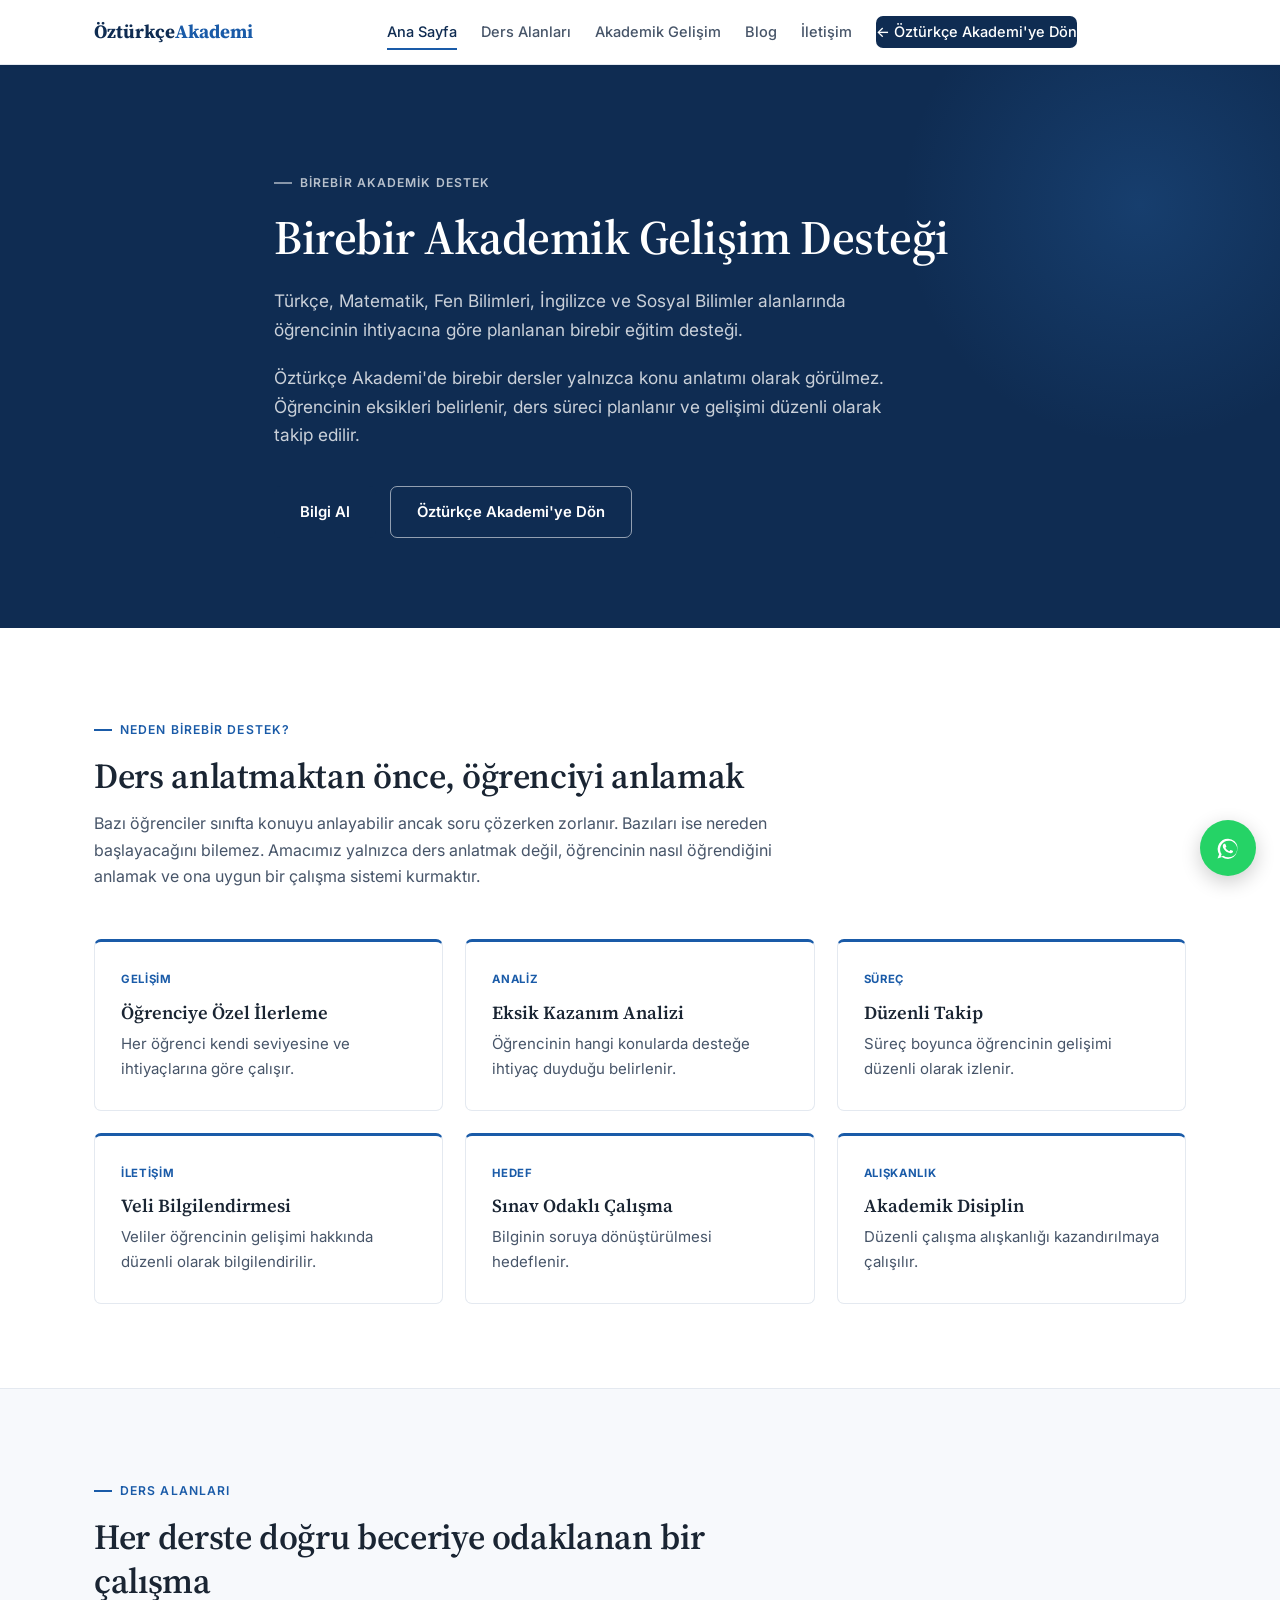
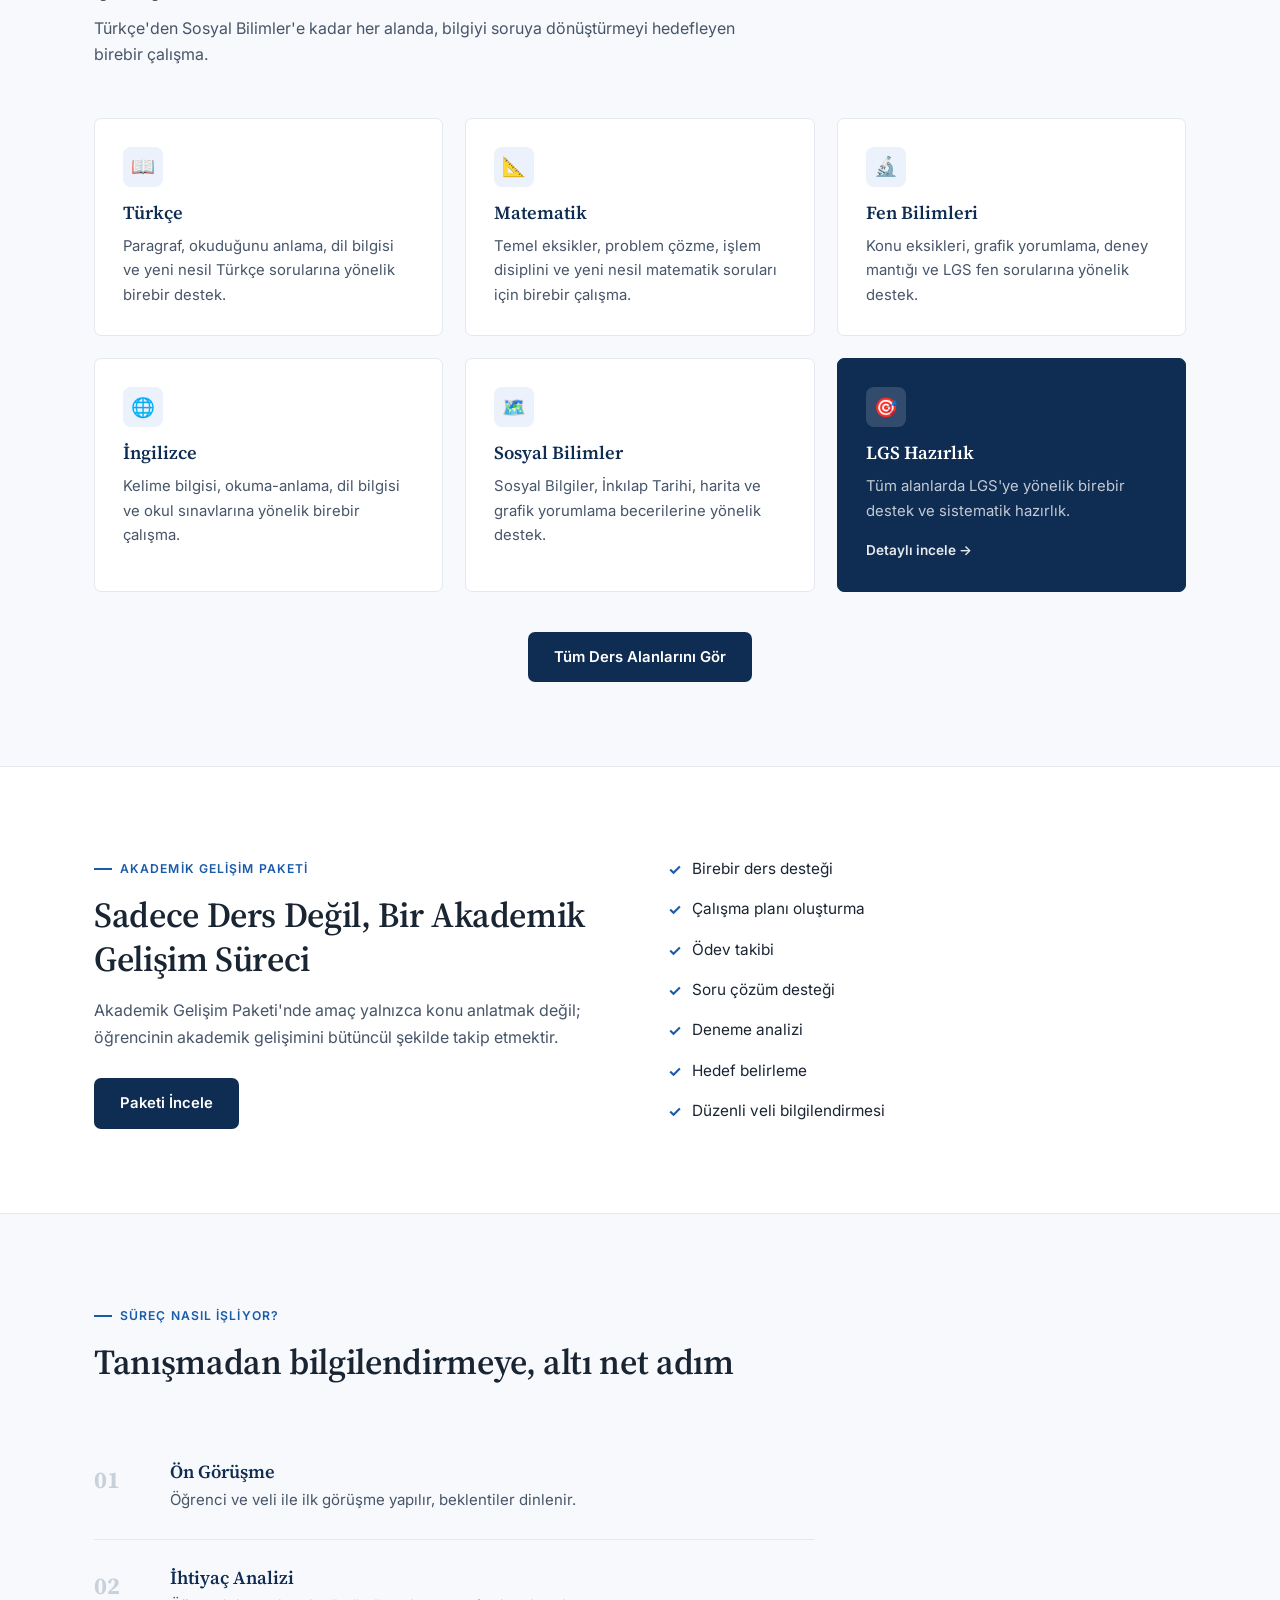
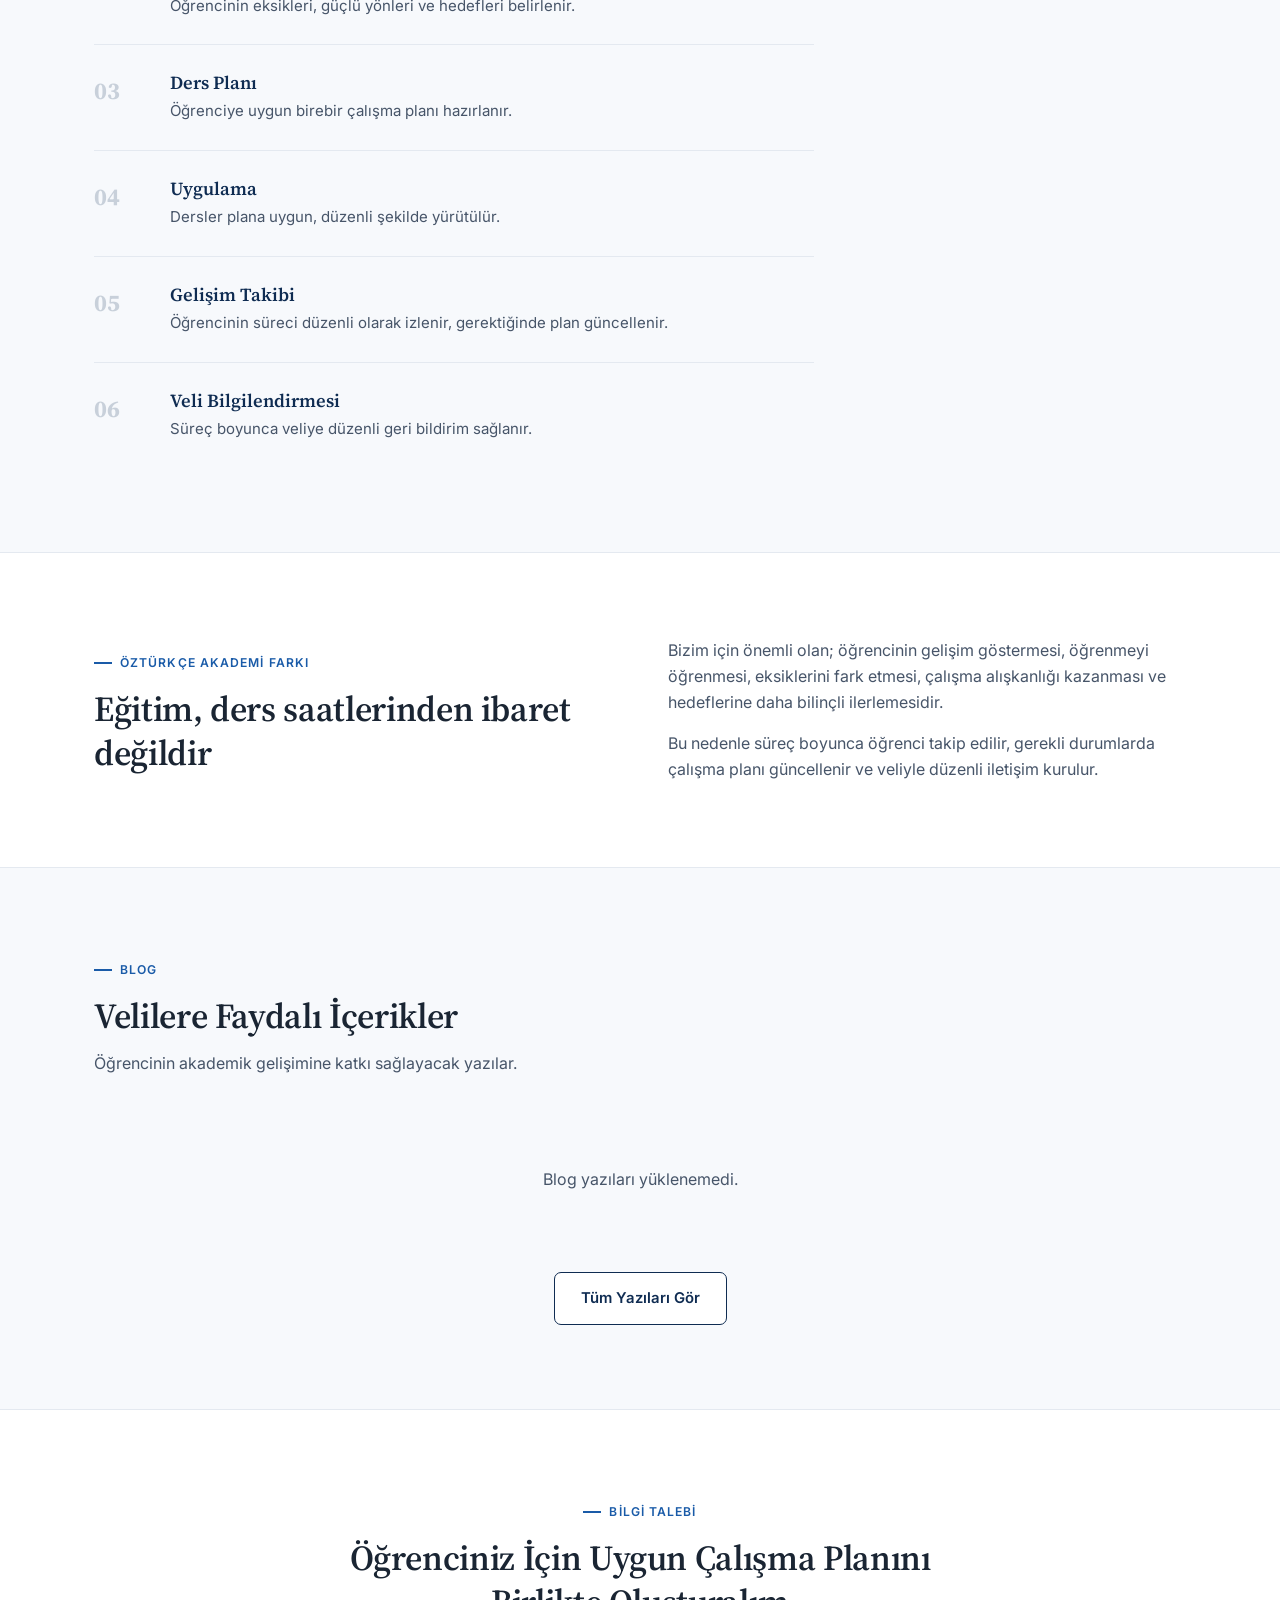
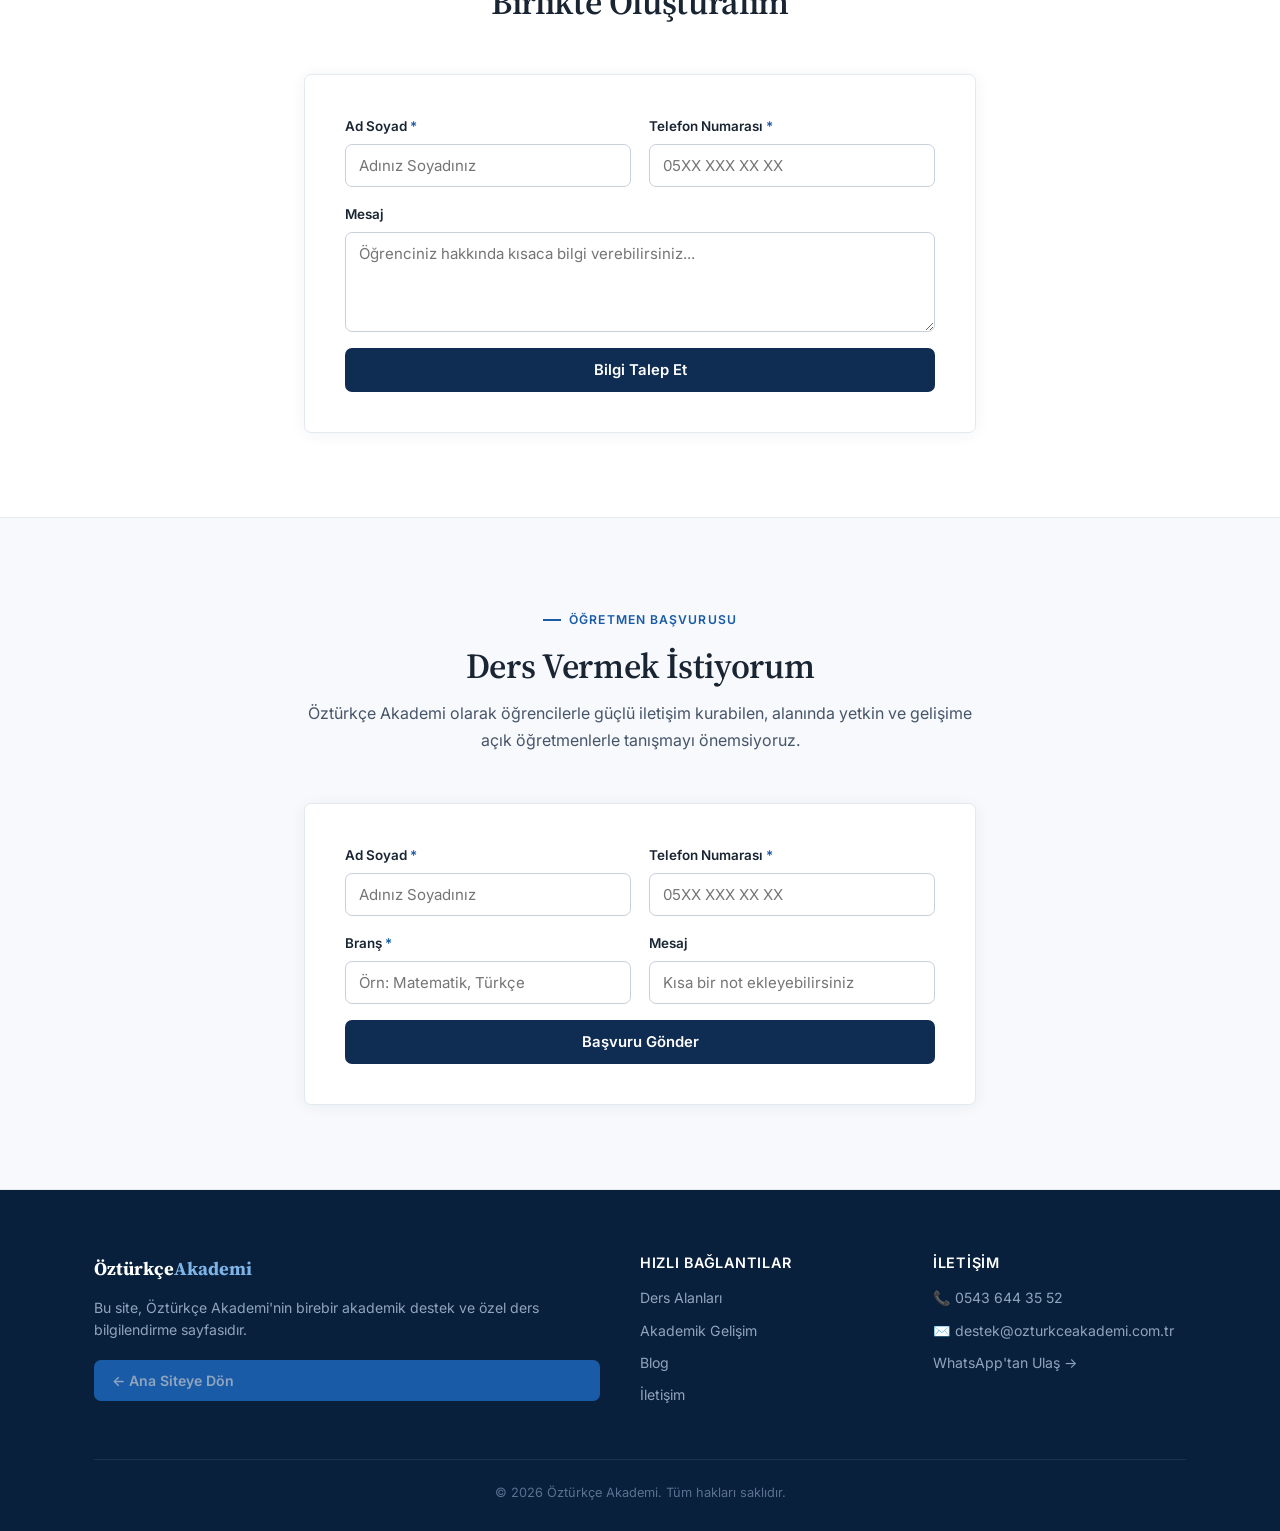
<file: index.html>
<!DOCTYPE html>
<html lang="tr">
<head>
<meta charset="UTF-8">
<meta name="viewport" content="width=device-width, initial-scale=1.0">
<title>İzmir Gaziemir Özel Ders | Öztürkçe Akademi</title>
<meta name="description" content="İzmir Gaziemir'de Türkçe, Matematik, Fen Bilimleri, İngilizce ve Sosyal Bilimler alanlarında birebir akademik gelişim desteği. Öztürkçe Akademi güvencesiyle özel ders ve LGS hazırlık desteği.">
<meta name="keywords" content="İzmir özel ders, Gaziemir özel ders, Türkçe özel ders, Matematik özel ders, Fen Bilimleri özel ders, İngilizce özel ders, Sosyal Bilimler özel ders, LGS özel ders, birebir ders, akademik gelişim desteği">
<link rel="preconnect" href="https://fonts.googleapis.com">
<link rel="preconnect" href="https://fonts.gstatic.com" crossorigin>
<link href="https://fonts.googleapis.com/css2?family=Source+Serif+4:wght@500;600;700&family=Inter:wght@400;500;600;700&display=swap" rel="stylesheet">
<link rel="stylesheet" href="style.css">
</head>
<body>

<!-- HEADER -->
<header class="site-header">
  <div class="header-inner">
    <a href="https://ozturkceakademi.com" class="logo">Öztürkçe<span>Akademi</span></a>
    <nav class="nav-links">
      <a href="index.html" data-page="index.html">Ana Sayfa</a>
      <a href="ders-alanlari.html" data-page="ders-alanlari.html">Ders Alanları</a>
      <a href="akademik-gelisim-paketi.html" data-page="akademik-gelisim-paketi.html">Akademik Gelişim</a>
      <a href="blog.html" data-page="blog.html">Blog</a>
      <a href="iletisim.html" data-page="iletisim.html">İletişim</a>
      <a href="https://ozturkceakademi.com" class="nav-cta-back">← Öztürkçe Akademi'ye Dön</a>
    </nav>
    <button class="menu-toggle" aria-label="Menüyü aç">
      <span></span><span></span><span></span>
    </button>
  </div>
</header>

<!-- HERO -->
<section class="hero">
  <div class="container hero-inner">
    <span class="eyebrow">Birebir Akademik Destek</span>
    <h1>Birebir Akademik Gelişim Desteği</h1>
    <p class="lead">Türkçe, Matematik, Fen Bilimleri, İngilizce ve Sosyal Bilimler alanlarında öğrencinin ihtiyacına göre planlanan birebir eğitim desteği.</p>
    <p class="lead" style="margin-top:-16px;">Öztürkçe Akademi'de birebir dersler yalnızca konu anlatımı olarak görülmez. Öğrencinin eksikleri belirlenir, ders süreci planlanır ve gelişimi düzenli olarak takip edilir.</p>
    <div class="hero-actions">
      <a href="#iletisim-formu" class="btn btn-primary">Bilgi Al</a>
      <a href="https://ozturkceakademi.com" class="btn btn-outline">Öztürkçe Akademi'ye Dön</a>
    </div>
  </div>
</section>

<!-- NEDEN BİREBİR -->
<section class="section">
  <div class="container">
    <div class="section-head fade-up">
      <span class="eyebrow">Neden Birebir Destek?</span>
      <h2>Ders anlatmaktan önce, öğrenciyi anlamak</h2>
      <p>Bazı öğrenciler sınıfta konuyu anlayabilir ancak soru çözerken zorlanır. Bazıları ise nereden başlayacağını bilemez. Amacımız yalnızca ders anlatmak değil, öğrencinin nasıl öğrendiğini anlamak ve ona uygun bir çalışma sistemi kurmaktır.</p>
    </div>
    <div class="grid grid-3">
      <div class="note-card fade-up">
        <span class="note-label">Gelişim</span>
        <h3>Öğrenciye Özel İlerleme</h3>
        <p>Her öğrenci kendi seviyesine ve ihtiyaçlarına göre çalışır.</p>
      </div>
      <div class="note-card fade-up">
        <span class="note-label">Analiz</span>
        <h3>Eksik Kazanım Analizi</h3>
        <p>Öğrencinin hangi konularda desteğe ihtiyaç duyduğu belirlenir.</p>
      </div>
      <div class="note-card fade-up">
        <span class="note-label">Süreç</span>
        <h3>Düzenli Takip</h3>
        <p>Süreç boyunca öğrencinin gelişimi düzenli olarak izlenir.</p>
      </div>
      <div class="note-card fade-up">
        <span class="note-label">İletişim</span>
        <h3>Veli Bilgilendirmesi</h3>
        <p>Veliler öğrencinin gelişimi hakkında düzenli olarak bilgilendirilir.</p>
      </div>
      <div class="note-card fade-up">
        <span class="note-label">Hedef</span>
        <h3>Sınav Odaklı Çalışma</h3>
        <p>Bilginin soruya dönüştürülmesi hedeflenir.</p>
      </div>
      <div class="note-card fade-up">
        <span class="note-label">Alışkanlık</span>
        <h3>Akademik Disiplin</h3>
        <p>Düzenli çalışma alışkanlığı kazandırılmaya çalışılır.</p>
      </div>
    </div>
  </div>
</section>

<!-- DERS ALANLARI -->
<section class="section section-alt">
  <div class="container">
    <div class="section-head fade-up">
      <span class="eyebrow">Ders Alanları</span>
      <h2>Her derste doğru beceriye odaklanan bir çalışma</h2>
      <p>Türkçe'den Sosyal Bilimler'e kadar her alanda, bilgiyi soruya dönüştürmeyi hedefleyen birebir çalışma.</p>
    </div>
    <div class="grid grid-3">
      <div class="subject-card fade-up">
        <div class="subject-icon">📖</div>
        <h3>Türkçe</h3>
        <p>Paragraf, okuduğunu anlama, dil bilgisi ve yeni nesil Türkçe sorularına yönelik birebir destek.</p>
      </div>
      <div class="subject-card fade-up">
        <div class="subject-icon">📐</div>
        <h3>Matematik</h3>
        <p>Temel eksikler, problem çözme, işlem disiplini ve yeni nesil matematik soruları için birebir çalışma.</p>
      </div>
      <div class="subject-card fade-up">
        <div class="subject-icon">🔬</div>
        <h3>Fen Bilimleri</h3>
        <p>Konu eksikleri, grafik yorumlama, deney mantığı ve LGS fen sorularına yönelik destek.</p>
      </div>
      <div class="subject-card fade-up">
        <div class="subject-icon">🌐</div>
        <h3>İngilizce</h3>
        <p>Kelime bilgisi, okuma-anlama, dil bilgisi ve okul sınavlarına yönelik birebir çalışma.</p>
      </div>
      <div class="subject-card fade-up">
        <div class="subject-icon">🗺️</div>
        <h3>Sosyal Bilimler</h3>
        <p>Sosyal Bilgiler, İnkılap Tarihi, harita ve grafik yorumlama becerilerine yönelik destek.</p>
      </div>
      <div class="subject-card fade-up" style="background:var(--navy); border-color:var(--navy);">
        <div class="subject-icon" style="background:rgba(255,255,255,0.15);">🎯</div>
        <h3 style="color:#fff;">LGS Hazırlık</h3>
        <p style="color:rgba(255,255,255,0.75);">Tüm alanlarda LGS'ye yönelik birebir destek ve sistematik hazırlık.</p>
        <a href="lgs-hazirlik.html" style="display:inline-block;margin-top:16px;font-size:0.85rem;font-weight:600;color:rgba(255,255,255,0.9);">Detaylı incele →</a>
      </div>
    </div>
    <div class="text-center mt-40">
      <a href="ders-alanlari.html" class="btn btn-primary">Tüm Ders Alanlarını Gör</a>
    </div>
  </div>
</section>

<!-- AKADEMİK GELİŞİM PAKETİ -->
<section class="section">
  <div class="container">
    <div class="grid grid-2" style="align-items:center; gap:56px;">
      <div class="fade-up">
        <span class="eyebrow">Akademik Gelişim Paketi</span>
        <h2>Sadece Ders Değil, Bir Akademik Gelişim Süreci</h2>
        <p style="margin-top:16px; margin-bottom:28px;">Akademik Gelişim Paketi'nde amaç yalnızca konu anlatmak değil; öğrencinin akademik gelişimini bütüncül şekilde takip etmektir.</p>
        <a href="akademik-gelisim-paketi.html" class="btn btn-primary">Paketi İncele</a>
      </div>
      <div class="fade-up">
        <div style="display:flex; flex-direction:column; gap:14px;">
          <div class="check-item"><span class="mark">✓</span> Birebir ders desteği</div>
          <div class="check-item"><span class="mark">✓</span> Çalışma planı oluşturma</div>
          <div class="check-item"><span class="mark">✓</span> Ödev takibi</div>
          <div class="check-item"><span class="mark">✓</span> Soru çözüm desteği</div>
          <div class="check-item"><span class="mark">✓</span> Deneme analizi</div>
          <div class="check-item"><span class="mark">✓</span> Hedef belirleme</div>
          <div class="check-item"><span class="mark">✓</span> Düzenli veli bilgilendirmesi</div>
        </div>
      </div>
    </div>
  </div>
</section>

<!-- SÜREÇ -->
<section class="section section-alt">
  <div class="container">
    <div class="section-head fade-up">
      <span class="eyebrow">Süreç Nasıl İşliyor?</span>
      <h2>Tanışmadan bilgilendirmeye, altı net adım</h2>
    </div>
    <div class="process-list fade-up" style="max-width:720px;">
      <div class="process-step">
        <span class="process-num">01</span>
        <div><h3>Ön Görüşme</h3><p>Öğrenci ve veli ile ilk görüşme yapılır, beklentiler dinlenir.</p></div>
      </div>
      <div class="process-step">
        <span class="process-num">02</span>
        <div><h3>İhtiyaç Analizi</h3><p>Öğrencinin eksikleri, güçlü yönleri ve hedefleri belirlenir.</p></div>
      </div>
      <div class="process-step">
        <span class="process-num">03</span>
        <div><h3>Ders Planı</h3><p>Öğrenciye uygun birebir çalışma planı hazırlanır.</p></div>
      </div>
      <div class="process-step">
        <span class="process-num">04</span>
        <div><h3>Uygulama</h3><p>Dersler plana uygun, düzenli şekilde yürütülür.</p></div>
      </div>
      <div class="process-step">
        <span class="process-num">05</span>
        <div><h3>Gelişim Takibi</h3><p>Öğrencinin süreci düzenli olarak izlenir, gerektiğinde plan güncellenir.</p></div>
      </div>
      <div class="process-step">
        <span class="process-num">06</span>
        <div><h3>Veli Bilgilendirmesi</h3><p>Süreç boyunca veliye düzenli geri bildirim sağlanır.</p></div>
      </div>
    </div>
  </div>
</section>

<!-- FARK -->
<section class="section">
  <div class="container">
    <div class="grid grid-2" style="align-items:center; gap:56px;">
      <div class="fade-up">
        <span class="eyebrow">Öztürkçe Akademi Farkı</span>
        <h2>Eğitim, ders saatlerinden ibaret değildir</h2>
      </div>
      <div class="fade-up">
        <p>Bizim için önemli olan; öğrencinin gelişim göstermesi, öğrenmeyi öğrenmesi, eksiklerini fark etmesi, çalışma alışkanlığı kazanması ve hedeflerine daha bilinçli ilerlemesidir.</p>
        <p style="margin-top:14px;">Bu nedenle süreç boyunca öğrenci takip edilir, gerekli durumlarda çalışma planı güncellenir ve veliyle düzenli iletişim kurulur.</p>
      </div>
    </div>
  </div>
</section>

<!-- BLOG -->
<section class="section section-alt" id="blog-bolumu">
  <div class="container">
    <div class="section-head fade-up">
      <span class="eyebrow">Blog</span>
      <h2>Velilere Faydalı İçerikler</h2>
      <p>Öğrencinin akademik gelişimine katkı sağlayacak yazılar.</p>
    </div>
    <div class="grid grid-3" id="blog-cards-home">
      <div style="grid-column:1/-1; text-align:center; padding:40px; color:var(--text-soft);">Yükleniyor...</div>
    </div>
    <div class="text-center mt-40">
      <a href="blog.html" class="btn btn-secondary">Tüm Yazıları Gör</a>
    </div>
  </div>
</section>

<!-- BİLGİ TALEP FORMU -->
<section class="section" id="iletisim-formu">
  <div class="container" style="max-width:720px;">
    <div class="section-head center fade-up">
      <span class="eyebrow">Bilgi Talebi</span>
      <h2>Öğrenciniz İçin Uygun Çalışma Planını Birlikte Oluşturalım</h2>
    </div>
    <div class="form-card fade-up">
      <form id="veli-form">
        <div class="form-row">
          <div class="field">
            <label>Ad Soyad <span class="req">*</span></label>
            <input type="text" id="vf-ad" required placeholder="Adınız Soyadınız">
          </div>
          <div class="field">
            <label>Telefon Numarası <span class="req">*</span></label>
            <input type="tel" id="vf-tel" required placeholder="05XX XXX XX XX">
          </div>
        </div>
        <div class="field">
          <label>Mesaj</label>
          <textarea id="vf-mesaj" placeholder="Öğrenciniz hakkında kısaca bilgi verebilirsiniz..."></textarea>
        </div>
        <button type="submit" class="btn btn-primary" style="width:100%; justify-content:center;">Bilgi Talep Et</button>
        <div class="form-status" id="veli-status"></div>
      </form>
    </div>
  </div>
</section>

<!-- DERS VERMEK İSTİYORUM -->
<section class="section section-alt">
  <div class="container" style="max-width:720px;">
    <div class="section-head center fade-up">
      <span class="eyebrow">Öğretmen Başvurusu</span>
      <h2>Ders Vermek İstiyorum</h2>
      <p>Öztürkçe Akademi olarak öğrencilerle güçlü iletişim kurabilen, alanında yetkin ve gelişime açık öğretmenlerle tanışmayı önemsiyoruz.</p>
    </div>
    <div class="form-card fade-up">
      <form id="ogretmen-form">
        <div class="form-row">
          <div class="field">
            <label>Ad Soyad <span class="req">*</span></label>
            <input type="text" id="of-ad" required placeholder="Adınız Soyadınız">
          </div>
          <div class="field">
            <label>Telefon Numarası <span class="req">*</span></label>
            <input type="tel" id="of-tel" required placeholder="05XX XXX XX XX">
          </div>
        </div>
        <div class="form-row">
          <div class="field">
            <label>Branş <span class="req">*</span></label>
            <input type="text" id="of-brans" required placeholder="Örn: Matematik, Türkçe">
          </div>
          <div class="field">
            <label>Mesaj</label>
            <input type="text" id="of-mesaj" placeholder="Kısa bir not ekleyebilirsiniz">
          </div>
        </div>
        <button type="submit" class="btn btn-primary" style="width:100%; justify-content:center;">Başvuru Gönder</button>
        <div class="form-status" id="ogretmen-status"></div>
      </form>
    </div>
  </div>
</section>

<!-- FOOTER -->
<footer class="site-footer">
  <div class="container">
    <div class="footer-grid">
      <div class="footer-brand">
        <a href="https://ozturkceakademi.com" class="logo">Öztürkçe<span>Akademi</span></a>
        <p>Bu site, Öztürkçe Akademi'nin birebir akademik destek ve özel ders bilgilendirme sayfasıdır.</p>
        <a href="https://ozturkceakademi.com" class="footer-back-btn">← Ana Siteye Dön</a>
      </div>
      <div class="footer-col">
        <h4>Hızlı Bağlantılar</h4>
        <a href="ders-alanlari.html">Ders Alanları</a>
        <a href="akademik-gelisim-paketi.html">Akademik Gelişim</a>
        <a href="blog.html">Blog</a>
        <a href="iletisim.html">İletişim</a>
      </div>
      <div class="footer-col">
        <h4>İletişim</h4>
        <p>📞 0543 644 35 52</p>
        <p>✉️ destek@ozturkceakademi.com.tr</p>
        <a href="#" data-whatsapp style="margin-top:8px;">WhatsApp'tan Ulaş →</a>
      </div>
    </div>
    <div class="footer-bottom">© 2026 Öztürkçe Akademi. Tüm hakları saklıdır.</div>
  </div>
</footer>

<a href="#" data-whatsapp class="whatsapp-float" aria-label="WhatsApp">
  <svg width="28" height="28" viewBox="0 0 24 24" fill="none"><path d="M17.6 6.32A8.86 8.86 0 0 0 12.05 4a8.83 8.83 0 0 0-7.65 13.3L3 21l3.84-1.34a8.84 8.84 0 0 0 5.2 1.67A8.86 8.86 0 0 0 17.6 6.32ZM12.05 19.9a7.33 7.33 0 0 1-3.74-1.03l-.27-.16-2.27.8.76-2.2-.18-.28a7.36 7.36 0 1 1 13.6-3.94 7.34 7.34 0 0 1-7.9 6.81Zm4.04-5.5c-.22-.11-1.3-.64-1.5-.71-.2-.07-.35-.11-.5.11-.15.22-.57.71-.7.85-.13.15-.26.16-.48.05-.22-.1-.94-.35-1.79-1.1-.66-.59-1.1-1.32-1.23-1.54-.13-.22-.01-.34.1-.45.1-.1.22-.27.33-.4.11-.13.15-.23.22-.38.07-.15.04-.28-.03-.39-.07-.11-.5-1.2-.69-1.65-.18-.43-.37-.37-.5-.38-.13-.01-.27-.01-.42-.01-.15 0-.38.05-.58.27-.2.22-.77.75-.77 1.84 0 1.08.79 2.13.9 2.28.11.15 1.5 2.3 3.68 3.14 2.18.84 2.18.56 2.57.53.39-.04 1.3-.53 1.48-1.04.18-.51.18-.95.13-1.04-.05-.1-.2-.16-.42-.27Z" fill="white"/></svg>
</a>

<script src="supabase-config.js"></script>
<script src="main.js"></script>
<script>
// Ana sayfa blog kartları
async function loadHomeBlog() {
  const el = document.getElementById('blog-cards-home');
  try {
    const data = await supabaseRequest('blog_yazilari', {
      query: '?yayinda=eq.true&order=yayin_tarihi.desc&limit=3'
    });
    if (!data || data.length === 0) {
      el.innerHTML = '<div style="grid-column:1/-1;text-align:center;padding:40px;color:var(--text-soft);">Henüz blog yazısı eklenmemiş.</div>';
      return;
    }
    el.innerHTML = data.map(p => {
      const tarih = p.yayin_tarihi ? new Date(p.yayin_tarihi).toLocaleDateString('tr-TR', {day:'numeric',month:'long',year:'numeric'}) : '';
      return `<div class="blog-card fade-up">
        <div class="blog-card-cover-placeholder"></div>
        <div class="blog-card-body">
          <div class="blog-card-date">${tarih}</div>
          <h3>${p.baslik}</h3>
          <p>${p.ozet || ''}</p>
          <a href="blog-yazi.html?slug=${p.slug}" class="read-more">Devamını Oku →</a>
        </div>
      </div>`;
    }).join('');
    // fade-up yeni elementler için
    el.querySelectorAll('.fade-up').forEach(el => {
      setTimeout(() => el.classList.add('visible'), 100);
    });
  } catch(e) {
    el.innerHTML = '<div style="grid-column:1/-1;text-align:center;padding:40px;color:var(--text-soft);">Blog yazıları yüklenemedi.</div>';
  }
}

// Veli formu
document.getElementById('veli-form').addEventListener('submit', async function(e) {
  e.preventDefault();
  const btn = this.querySelector('button[type=submit]');
  const status = document.getElementById('veli-status');
  btn.disabled = true; btn.textContent = 'Gönderiliyor...';
  try {
    await supabaseRequest('veli_formlari', {
      method: 'POST',
      body: {
        ad_soyad: document.getElementById('vf-ad').value,
        telefon:  document.getElementById('vf-tel').value,
        mesaj:    document.getElementById('vf-mesaj').value || null,
      }
    });
    status.className = 'form-status success';
    status.textContent = 'Başvurunuz alınmıştır. En kısa sürede sizinle iletişime geçeceğiz.';
    this.reset();
  } catch(err) {
    status.className = 'form-status error';
    status.textContent = 'Gönderilemedi. Lütfen daha sonra tekrar deneyin veya WhatsApp üzerinden ulaşın.';
  }
  btn.disabled = false; btn.textContent = 'Bilgi Talep Et';
});

// Öğretmen formu
document.getElementById('ogretmen-form').addEventListener('submit', async function(e) {
  e.preventDefault();
  const btn = this.querySelector('button[type=submit]');
  const status = document.getElementById('ogretmen-status');
  btn.disabled = true; btn.textContent = 'Gönderiliyor...';
  try {
    await supabaseRequest('ogretmen_basvurulari', {
      method: 'POST',
      body: {
        ad_soyad: document.getElementById('of-ad').value,
        telefon:  document.getElementById('of-tel').value,
        brans:    document.getElementById('of-brans').value,
        tanitim:  document.getElementById('of-mesaj').value || null,
      }
    });
    status.className = 'form-status success';
    status.textContent = 'Başvurunuz alınmıştır. Uygun pozisyon oluştuğunda sizinle iletişime geçilecektir.';
    this.reset();
  } catch(err) {
    status.className = 'form-status error';
    status.textContent = 'Gönderilemedi. Lütfen WhatsApp üzerinden ulaşın.';
  }
  btn.disabled = false; btn.textContent = 'Başvuru Gönder';
});

loadHomeBlog();
</script>
</body>
</html>
</file>
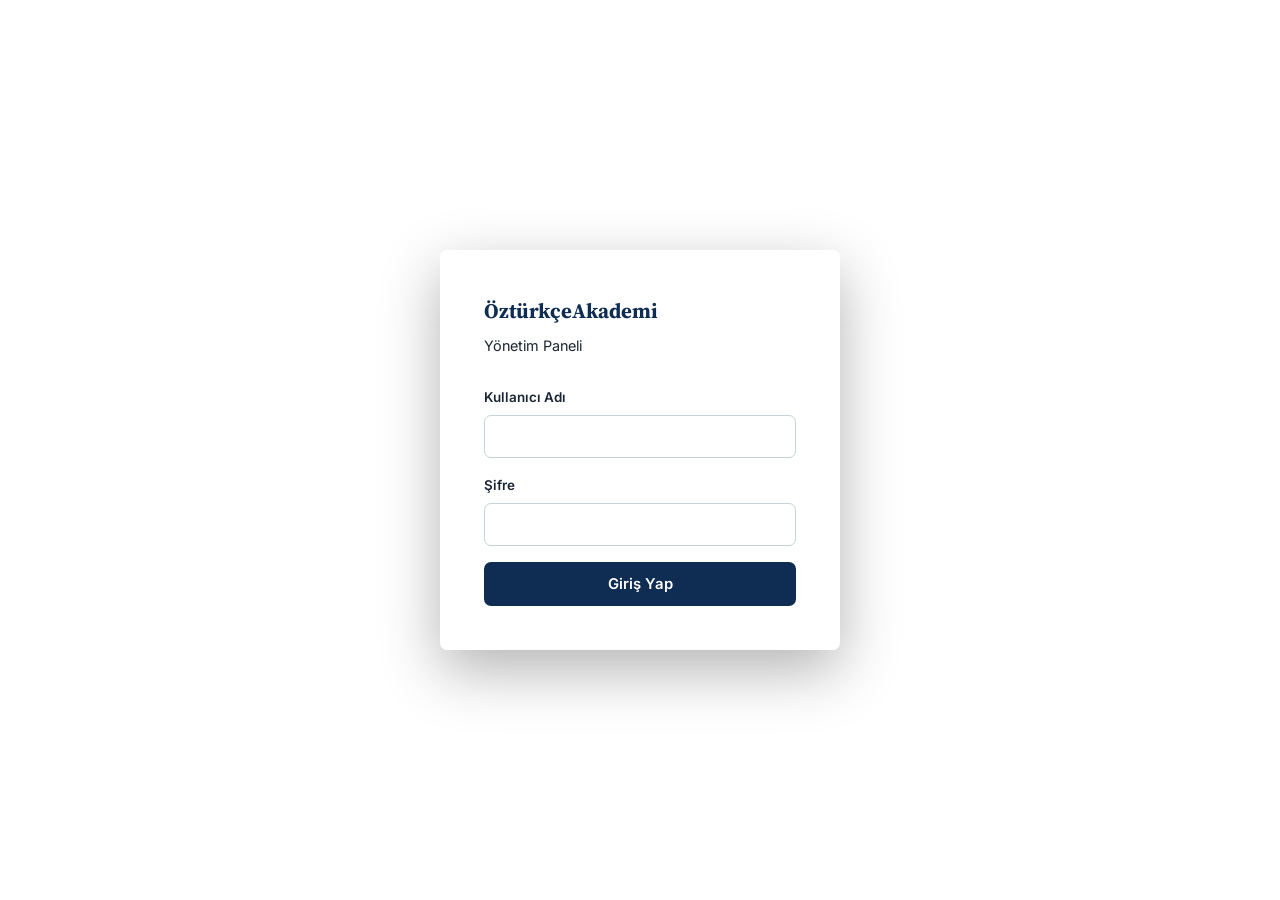
<file: admin-login.html>
<!DOCTYPE html>
<html lang="tr">
<head>
<meta charset="UTF-8">
<meta name="viewport" content="width=device-width, initial-scale=1.0">
<title>Yönetim Paneli Girişi | Öztürkçe Akademi</title>
<meta name="robots" content="noindex, nofollow">
<link rel="preconnect" href="https://fonts.googleapis.com">
<link rel="preconnect" href="https://fonts.gstatic.com" crossorigin>
<link href="https://fonts.googleapis.com/css2?family=Source+Serif+4:wght@500;600;700&family=Inter:wght@400;500;600;700&display=swap" rel="stylesheet">
<link rel="stylesheet" href="style.css">
<style>
  body {
    min-height: 100vh;
    display: flex;
    align-items: center;
    justify-content: center;
    background: var(--ink);
  }
  .login-box {
    background: var(--paper);
    border-radius: var(--radius);
    padding: 44px;
    width: 100%;
    max-width: 400px;
    box-shadow: 0 20px 60px rgba(0,0,0,0.3);
  }
  .login-box .logo {
    font-family: var(--font-display);
    font-size: 1.3rem;
    font-weight: 700;
    margin-bottom: 6px;
  }
  .login-box .logo span { color: var(--pine); }
  .login-box p.sub { font-size: 0.9rem; color: var(--ink-soft); margin-bottom: 28px; }
</style>
</head>
<body>

<div class="login-box">
  <div class="logo">Öztürkçe<span>Akademi</span></div>
  <p class="sub">Yönetim Paneli</p>

  <form id="login-form">
    <div class="field">
      <label>Kullanıcı Adı</label>
      <input type="text" name="kullanici_adi" required autocomplete="username">
    </div>
    <div class="field">
      <label>Şifre</label>
      <input type="password" name="sifre" required autocomplete="current-password">
    </div>
    <button type="submit" class="btn btn-primary" id="login-btn" style="width:100%; justify-content:center;">Giriş Yap</button>
    <div class="form-status" id="login-status"></div>
  </form>
</div>

<script src="supabase-config.js"></script>
<script>
  document.getElementById("login-form").addEventListener("submit", async (e) => {
    e.preventDefault();
    const form = e.target;
    const btn = document.getElementById("login-btn");
    const status = document.getElementById("login-status");
    status.className = "form-status";

    const formData = new FormData(form);
    const kullaniciAdi = formData.get("kullanici_adi").trim();
    const sifre = formData.get("sifre");

    btn.disabled = true;
    btn.textContent = "Giriş yapılıyor...";

    try {
      const result = await supabaseRequest("admin_kullanicilar", {
        query: `?select=id,kullanici_adi&kullanici_adi=eq.${encodeURIComponent(kullaniciAdi)}&sifre=eq.${encodeURIComponent(sifre)}&limit=1`,
      });

      if (result && result.length > 0) {
        sessionStorage.setItem("oa_admin_giris", "true");
        sessionStorage.setItem("oa_admin_kullanici", result[0].kullanici_adi);
        window.location.href = "admin-panel.html";
      } else {
        status.textContent = "Kullanıcı adı veya şifre hatalı.";
        status.classList.add("error");
      }
    } catch (err) {
      console.error(err);
      status.textContent = "Giriş yapılamadı. Bağlantı bilgilerini kontrol edin.";
      status.classList.add("error");
    } finally {
      btn.disabled = false;
      btn.textContent = "Giriş Yap";
    }
  });
</script>
</body>
</html>
</file>
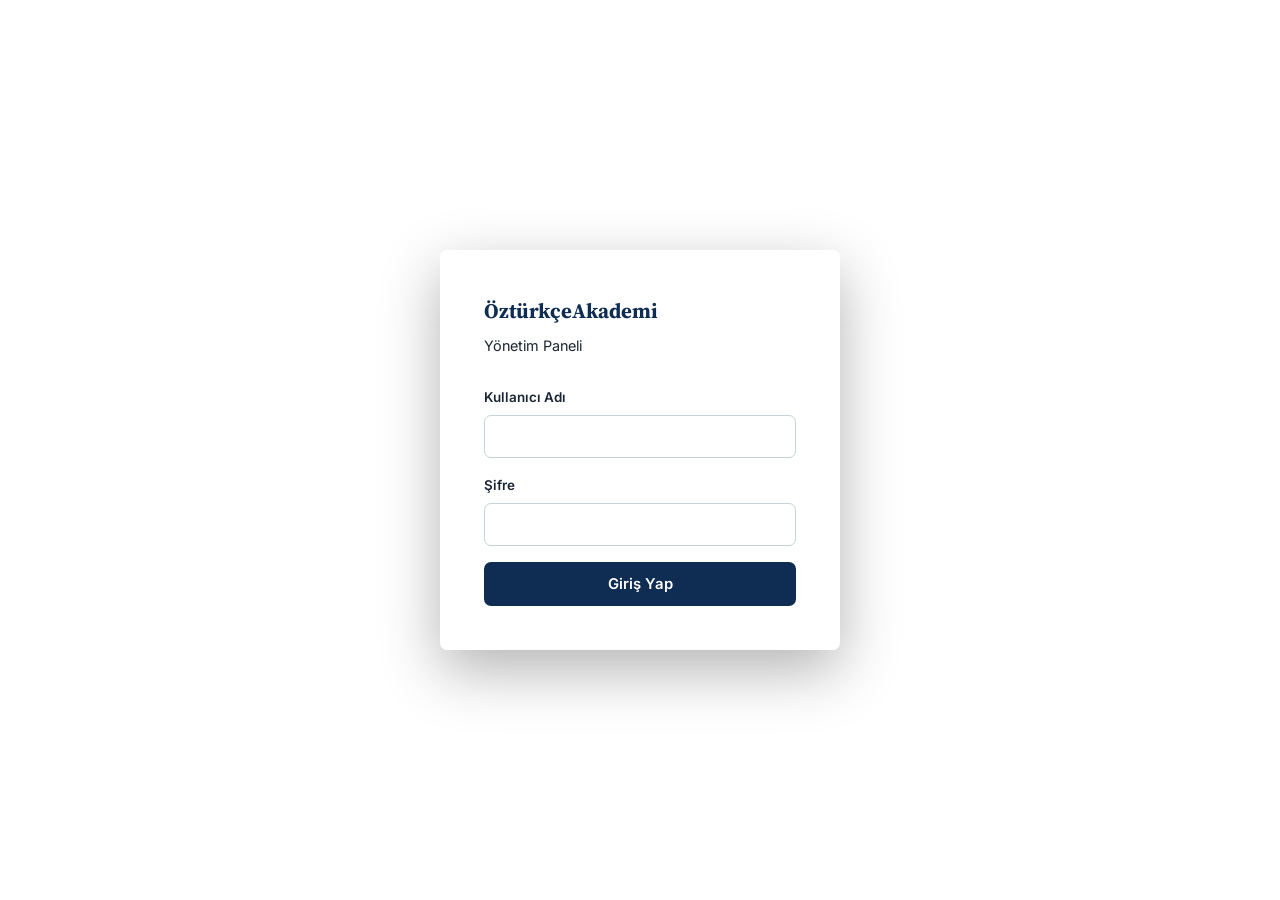
<file: admin-panel.html>
<!DOCTYPE html>
<html lang="tr">
<head>
<meta charset="UTF-8">
<meta name="viewport" content="width=device-width, initial-scale=1.0">
<title>Yönetim Paneli | Öztürkçe Akademi</title>
<meta name="robots" content="noindex, nofollow">
<link rel="preconnect" href="https://fonts.googleapis.com">
<link rel="preconnect" href="https://fonts.gstatic.com" crossorigin>
<link href="https://fonts.googleapis.com/css2?family=Source+Serif+4:wght@500;600;700&family=Inter:wght@400;500;600;700&display=swap" rel="stylesheet">
<link rel="stylesheet" href="style.css">
<style>
  body { background: var(--paper); }

  .admin-header {
    background: var(--ink);
    color: #fff;
    padding: 18px 0;
  }
  .admin-header .inner {
    display: flex;
    justify-content: space-between;
    align-items: center;
  }
  .admin-header .logo { font-family: var(--font-display); font-size: 1.1rem; font-weight: 700; }
  .admin-header .logo span { color: #8FBBA9; }
  .admin-header .right { display:flex; align-items:center; gap:18px; font-size:0.88rem; color:#C9D0CD; }
  .admin-header button.logout {
    background:none; border:1px solid rgba(255,255,255,0.25); color:#fff;
    padding:8px 16px; border-radius:6px; font-size:0.85rem; cursor:pointer;
  }
  .admin-header button.logout:hover { border-color:#fff; }

  .tabs {
    display: flex;
    gap: 4px;
    border-bottom: 1px solid var(--line-soft);
    margin-bottom: 32px;
    overflow-x: auto;
  }
  .tab-btn {
    background: none;
    border: none;
    padding: 14px 20px;
    font-size: 0.92rem;
    font-weight: 600;
    color: var(--ink-soft);
    cursor: pointer;
    border-bottom: 2px solid transparent;
    white-space: nowrap;
  }
  .tab-btn.active { color: var(--pine); border-bottom-color: var(--pine); }
  .tab-btn .count {
    display:inline-block; margin-left:6px; background:var(--line-soft); color:var(--ink);
    font-size:0.72rem; padding:1px 7px; border-radius:10px; font-weight:700;
  }
  .tab-btn.active .count { background: var(--pine); color:#fff; }

  .tab-panel { display: none; }
  .tab-panel.active { display: block; }

  .admin-toolbar { display:flex; justify-content:space-between; align-items:center; margin-bottom:20px; }

  table.admin-table { width:100%; border-collapse: collapse; background:#fff; border-radius:var(--radius); overflow:hidden; border:1px solid var(--line-soft); }
  table.admin-table th, table.admin-table td { padding: 14px 16px; text-align:left; font-size:0.88rem; border-bottom:1px solid var(--line-soft); vertical-align: top; }
  table.admin-table th { background: var(--paper-warm); font-weight:700; color:var(--ink); }
  table.admin-table tr:last-child td { border-bottom:none; }
  table.admin-table td.muted { color: var(--ink-soft); }
  table.admin-table .row-actions { display:flex; gap:8px; }
  table.admin-table .row-actions button {
    background:none; border:1px solid var(--line); padding:6px 12px; border-radius:5px;
    font-size:0.8rem; cursor:pointer; color: var(--ink);
  }
  table.admin-table .row-actions button:hover { border-color: var(--pine); color: var(--pine); }
  table.admin-table .row-actions button.danger:hover { border-color: var(--clay); color: var(--clay-dark); }

  .badge { display:inline-block; padding:3px 9px; border-radius:10px; font-size:0.74rem; font-weight:700; }
  .badge.yeni { background: rgba(184,98,63,0.12); color: var(--clay-dark); }
  .badge.okundu { background: rgba(46,94,78,0.1); color: var(--pine-dark); }
  .badge.yayinda { background: rgba(46,94,78,0.1); color: var(--pine-dark); }
  .badge.taslak { background: var(--line-soft); color: var(--ink-soft); }

  .empty-state { text-align:center; padding:50px 20px; color:var(--ink-soft); background:#fff; border:1px dashed var(--line); border-radius:var(--radius); }

  /* Blog editör modal */
  .modal-overlay {
    position: fixed; inset:0; background:rgba(28,43,51,0.55);
    display:none; align-items:center; justify-content:center; z-index:200; padding:20px;
  }
  .modal-overlay.open { display:flex; }
  .modal-box {
    background:#fff; border-radius:var(--radius); width:100%; max-width:760px;
    max-height:90vh; overflow-y:auto; padding:36px;
  }
  .modal-box h3 { margin-bottom:24px; }
  .modal-close-row { display:flex; justify-content:flex-end; gap:10px; margin-top:24px; }

  .helper-text { font-size:0.8rem; color: var(--ink-soft); margin-top:-4px; margin-bottom:10px; }

  @media (max-width: 700px) {
    table.admin-table { display:block; overflow-x:auto; }
  }
</style>
</head>
<body>

<header class="admin-header">
  <div class="container inner">
    <div class="logo">Öztürkçe<span>Akademi</span> — Yönetim Paneli</div>
    <div class="right">
      <span id="welcome-text"></span>
      <button class="logout" id="logout-btn">Çıkış Yap</button>
    </div>
  </div>
</header>

<div class="container" style="padding-top:32px; padding-bottom:80px;">

  <div class="tabs">
    <button class="tab-btn active" data-tab="blog">Blog Yazıları</button>
    <button class="tab-btn" data-tab="veli">Veli Formları <span class="count" id="veli-count">0</span></button>
    <button class="tab-btn" data-tab="ogretmen">Öğretmen Başvuruları <span class="count" id="ogretmen-count">0</span></button>
  </div>

  <!-- BLOG TAB -->
  <div class="tab-panel active" id="tab-blog">
    <div class="admin-toolbar">
      <h2 style="font-size:1.3rem;">Blog Yazıları</h2>
      <button class="btn btn-primary" id="new-post-btn">+ Yeni Yazı</button>
    </div>
    <div id="blog-table-wrap"><div class="empty-state">Yükleniyor...</div></div>
  </div>

  <!-- VELİ TAB -->
  <div class="tab-panel" id="tab-veli">
    <div class="admin-toolbar">
      <h2 style="font-size:1.3rem;">Veli Bilgi Formları</h2>
    </div>
    <div id="veli-table-wrap"><div class="empty-state">Yükleniyor...</div></div>
  </div>

  <!-- ÖĞRETMEN TAB -->
  <div class="tab-panel" id="tab-ogretmen">
    <div class="admin-toolbar">
      <h2 style="font-size:1.3rem;">Öğretmen Başvuruları</h2>
    </div>
    <div id="ogretmen-table-wrap"><div class="empty-state">Yükleniyor...</div></div>
  </div>

</div>

<!-- BLOG EDİTÖR MODAL -->
<div class="modal-overlay" id="post-modal">
  <div class="modal-box">
    <h3 id="modal-title">Yeni Blog Yazısı</h3>
    <form id="post-form">
      <input type="hidden" name="id">
      <div class="field">
        <label>Başlık <span class="req">*</span></label>
        <input type="text" name="baslik" required id="post-baslik">
      </div>
      <div class="field">
        <label>Slug (URL) <span class="req">*</span></label>
        <input type="text" name="slug" required id="post-slug">
        <div class="helper-text">Örn. lgs-turkce-paragraf-sorulari-nasil-cozulur — sadece küçük harf, sayı ve tire.</div>
      </div>
      <div class="field">
        <label>Kısa Özet</label>
        <textarea name="ozet" placeholder="Blog kartında ve SEO açıklamasında görünür."></textarea>
      </div>
      <div class="field">
        <label>Kapak Görseli (URL)</label>
        <input type="text" name="kapak_gorseli" placeholder="https://...">
      </div>
      <div class="field">
        <label>İçerik (HTML)</label>
        <textarea name="icerik_html" style="min-height:220px; font-family:monospace; font-size:0.85rem;" placeholder="<h2>Alt Başlık</h2>&#10;<p>Paragraf...</p>&#10;<ul><li>Madde 1</li></ul>"></textarea>
        <div class="helper-text">H2/H3 alt başlık, p paragraf, ul/li madde listesi, img görsel etiketleri kullanılabilir.</div>
      </div>
      <div class="form-row">
        <div class="field">
          <label>Yayın Tarihi</label>
          <input type="date" name="yayin_tarihi" id="post-tarih">
        </div>
        <div class="field">
          <label>Durum</label>
          <select name="yayinda" id="post-yayinda">
            <option value="true">Yayında</option>
            <option value="false">Taslak</option>
          </select>
        </div>
      </div>
      <div class="modal-close-row">
        <button type="button" class="btn btn-secondary" id="modal-cancel-btn">Vazgeç</button>
        <button type="submit" class="btn btn-primary" id="post-save-btn">Kaydet</button>
      </div>
      <div class="form-status" id="post-form-status"></div>
    </form>
  </div>
</div>

<script src="supabase-config.js"></script>
<script>
  // ---------- Yetki kontrolü ----------
  if (sessionStorage.getItem("oa_admin_giris") !== "true") {
    window.location.href = "admin-login.html";
  }
  document.getElementById("welcome-text").textContent =
    "Hoş geldiniz, " + (sessionStorage.getItem("oa_admin_kullanici") || "Admin");

  document.getElementById("logout-btn").addEventListener("click", () => {
    sessionStorage.removeItem("oa_admin_giris");
    sessionStorage.removeItem("oa_admin_kullanici");
    window.location.href = "admin-login.html";
  });

  // ---------- Sekme geçişleri ----------
  document.querySelectorAll(".tab-btn").forEach((btn) => {
    btn.addEventListener("click", () => {
      document.querySelectorAll(".tab-btn").forEach((b) => b.classList.remove("active"));
      document.querySelectorAll(".tab-panel").forEach((p) => p.classList.remove("active"));
      btn.classList.add("active");
      document.getElementById("tab-" + btn.dataset.tab).classList.add("active");
    });
  });

  function formatDateTime(iso) {
    const d = new Date(iso);
    return d.toLocaleDateString("tr-TR", { day: "2-digit", month: "2-digit", year: "numeric" }) +
      " " + d.toLocaleTimeString("tr-TR", { hour: "2-digit", minute: "2-digit" });
  }

  function escapeHtml(str) {
    if (!str) return "";
    return str.replace(/&/g, "&amp;").replace(/</g, "&lt;").replace(/>/g, "&gt;").replace(/"/g, "&quot;");
  }

  // ====================================================
  // BLOG YÖNETİMİ
  // ====================================================
  let allPosts = [];

  async function loadPosts() {
    const wrap = document.getElementById("blog-table-wrap");
    try {
      allPosts = await supabaseRequest("blog_yazilari", {
        query: "?select=*&order=created_at.desc",
      });
      renderPostsTable();
    } catch (err) {
      console.error(err);
      wrap.innerHTML = '<div class="empty-state">Yazılar yüklenemedi. Supabase bağlantı bilgilerini kontrol edin.</div>';
    }
  }

  function renderPostsTable() {
    const wrap = document.getElementById("blog-table-wrap");
    if (!allPosts || allPosts.length === 0) {
      wrap.innerHTML = '<div class="empty-state">Henüz blog yazısı eklenmemiş. "Yeni Yazı" ile başlayın.</div>';
      return;
    }

    wrap.innerHTML = `
      <table class="admin-table">
        <thead>
          <tr><th>Başlık</th><th>Slug</th><th>Tarih</th><th>Durum</th><th>İşlem</th></tr>
        </thead>
        <tbody>
          ${allPosts.map((p) => `
            <tr>
              <td>${escapeHtml(p.baslik)}</td>
              <td class="muted">${escapeHtml(p.slug)}</td>
              <td class="muted">${p.yayin_tarihi || "-"}</td>
              <td><span class="badge ${p.yayinda ? "yayinda" : "taslak"}">${p.yayinda ? "Yayında" : "Taslak"}</span></td>
              <td>
                <div class="row-actions">
                  <button onclick="editPost('${p.id}')">Düzenle</button>
                  <button class="danger" onclick="deletePost('${p.id}')">Sil</button>
                </div>
              </td>
            </tr>
          `).join("")}
        </tbody>
      </table>
    `;
  }

  function openPostModal() {
    document.getElementById("post-modal").classList.add("open");
  }
  function closePostModal() {
    document.getElementById("post-modal").classList.remove("open");
    document.getElementById("post-form").reset();
    document.getElementById("post-form-status").className = "form-status";
  }

  document.getElementById("new-post-btn").addEventListener("click", () => {
    document.getElementById("modal-title").textContent = "Yeni Blog Yazısı";
    document.getElementById("post-form").reset();
    document.querySelector('[name="id"]').value = "";
    document.getElementById("post-tarih").value = new Date().toISOString().slice(0, 10);
    openPostModal();
  });

  document.getElementById("modal-cancel-btn").addEventListener("click", closePostModal);

  window.editPost = function (id) {
    const post = allPosts.find((p) => p.id === id);
    if (!post) return;
    document.getElementById("modal-title").textContent = "Yazıyı Düzenle";
    const form = document.getElementById("post-form");
    form.querySelector('[name="id"]').value = post.id;
    form.querySelector('[name="baslik"]').value = post.baslik || "";
    form.querySelector('[name="slug"]').value = post.slug || "";
    form.querySelector('[name="ozet"]').value = post.ozet || "";
    form.querySelector('[name="kapak_gorseli"]').value = post.kapak_gorseli || "";
    form.querySelector('[name="icerik_html"]').value = post.icerik_html || "";
    form.querySelector('[name="yayin_tarihi"]').value = post.yayin_tarihi || "";
    form.querySelector('[name="yayinda"]').value = String(post.yayinda);
    openPostModal();
  };

  window.deletePost = async function (id) {
    if (!confirm("Bu yazıyı silmek istediğinize emin misiniz? Bu işlem geri alınamaz.")) return;
    try {
      await supabaseRequest("blog_yazilari", {
        method: "DELETE",
        query: `?id=eq.${id}`,
        headers: { Prefer: "return=minimal" },
      });
      await loadPosts();
    } catch (err) {
      console.error(err);
      alert("Silme işlemi başarısız oldu.");
    }
  };

  // Başlıktan otomatik slug önerisi (yalnızca yeni yazıda ve slug boşsa)
  document.getElementById("post-baslik").addEventListener("input", (e) => {
    const idField = document.querySelector('#post-form [name="id"]');
    const slugField = document.getElementById("post-slug");
    if (idField.value || slugField.dataset.manual === "true") return;

    const slug = e.target.value
      .toLocaleLowerCase("tr-TR")
      .replace(/ğ/g, "g").replace(/ü/g, "u").replace(/ş/g, "s")
      .replace(/ı/g, "i").replace(/ö/g, "o").replace(/ç/g, "c")
      .replace(/[^a-z0-9\s-]/g, "")
      .trim()
      .replace(/\s+/g, "-")
      .replace(/-+/g, "-");
    slugField.value = slug;
  });
  document.getElementById("post-slug").addEventListener("input", (e) => {
    e.target.dataset.manual = "true";
  });

  document.getElementById("post-form").addEventListener("submit", async (e) => {
    e.preventDefault();
    const form = e.target;
    const btn = document.getElementById("post-save-btn");
    const status = document.getElementById("post-form-status");
    status.className = "form-status";

    const formData = new FormData(form);
    const id = formData.get("id");

    const payload = {
      baslik: formData.get("baslik"),
      slug: formData.get("slug"),
      ozet: formData.get("ozet") || null,
      kapak_gorseli: formData.get("kapak_gorseli") || null,
      icerik_html: formData.get("icerik_html") || null,
      yayin_tarihi: formData.get("yayin_tarihi") || new Date().toISOString().slice(0, 10),
      yayinda: formData.get("yayinda") === "true",
    };

    btn.disabled = true;
    btn.textContent = "Kaydediliyor...";

    try {
      if (id) {
        await supabaseRequest("blog_yazilari", {
          method: "PATCH",
          query: `?id=eq.${id}`,
          body: payload,
          headers: { Prefer: "return=minimal" },
        });
      } else {
        await supabaseRequest("blog_yazilari", {
          method: "POST",
          body: payload,
          headers: { Prefer: "return=minimal" },
        });
      }

      status.textContent = "Kaydedildi.";
      status.classList.add("success");
      await loadPosts();
      setTimeout(closePostModal, 600);
    } catch (err) {
      console.error(err);
      status.textContent = "Kaydetme başarısız oldu. Slug'ın benzersiz olduğundan emin olun.";
      status.classList.add("error");
    } finally {
      btn.disabled = false;
      btn.textContent = "Kaydet";
    }
  });

  // ====================================================
  // VELİ FORMLARI
  // ====================================================
  async function loadVeliForms() {
    const wrap = document.getElementById("veli-table-wrap");
    try {
      const forms = await supabaseRequest("veli_formlari", {
        query: "?select=*&order=created_at.desc",
      });

      document.getElementById("veli-count").textContent = forms.filter((f) => !f.okundu).length;

      if (!forms || forms.length === 0) {
        wrap.innerHTML = '<div class="empty-state">Henüz veli formu gönderilmemiş.</div>';
        return;
      }

      wrap.innerHTML = `
        <table class="admin-table">
          <thead>
            <tr><th>Ad Soyad</th><th>Telefon</th><th>Sınıf</th><th>Ders</th><th>Mesaj</th><th>Tarih</th><th>Durum</th><th>İşlem</th></tr>
          </thead>
          <tbody>
            ${forms.map((f) => `
              <tr>
                <td>${escapeHtml(f.ad_soyad)}</td>
                <td class="muted">${escapeHtml(f.telefon)}</td>
                <td class="muted">${escapeHtml(f.ogrenci_sinifi) || "-"}</td>
                <td class="muted">${escapeHtml(f.ders_alani) || "-"}</td>
                <td class="muted">${escapeHtml(f.mesaj) || "-"}</td>
                <td class="muted">${formatDateTime(f.created_at)}</td>
                <td><span class="badge ${f.okundu ? "okundu" : "yeni"}">${f.okundu ? "Okundu" : "Yeni"}</span></td>
                <td>
                  <div class="row-actions">
                    ${!f.okundu ? `<button onclick="markVeliRead('${f.id}')">Okundu İşaretle</button>` : ""}
                    <button class="danger" onclick="deleteVeliForm('${f.id}')">Sil</button>
                  </div>
                </td>
              </tr>
            `).join("")}
          </tbody>
        </table>
      `;
    } catch (err) {
      console.error(err);
      wrap.innerHTML = '<div class="empty-state">Formlar yüklenemedi. Supabase bağlantı bilgilerini kontrol edin.</div>';
    }
  }

  window.markVeliRead = async function (id) {
    try {
      await supabaseRequest("veli_formlari", {
        method: "PATCH",
        query: `?id=eq.${id}`,
        body: { okundu: true },
        headers: { Prefer: "return=minimal" },
      });
      await loadVeliForms();
    } catch (err) {
      console.error(err);
      alert("İşlem başarısız oldu.");
    }
  };

  window.deleteVeliForm = async function (id) {
    if (!confirm("Bu kaydı silmek istediğinize emin misiniz?")) return;
    try {
      await supabaseRequest("veli_formlari", {
        method: "DELETE",
        query: `?id=eq.${id}`,
        headers: { Prefer: "return=minimal" },
      });
      await loadVeliForms();
    } catch (err) {
      console.error(err);
      alert("Silme işlemi başarısız oldu.");
    }
  };

  // ====================================================
  // ÖĞRETMEN BAŞVURULARI
  // ====================================================
  async function loadOgretmenBasvurulari() {
    const wrap = document.getElementById("ogretmen-table-wrap");
    try {
      const apps = await supabaseRequest("ogretmen_basvurulari", {
        query: "?select=*&order=created_at.desc",
      });

      document.getElementById("ogretmen-count").textContent = apps.filter((a) => !a.okundu).length;

      if (!apps || apps.length === 0) {
        wrap.innerHTML = '<div class="empty-state">Henüz öğretmen başvurusu yapılmamış.</div>';
        return;
      }

      wrap.innerHTML = `
        <table class="admin-table">
          <thead>
            <tr><th>Ad Soyad</th><th>Telefon</th><th>Branş</th><th>E-posta</th><th>Deneyim</th><th>Tanıtım</th><th>Tarih</th><th>Durum</th><th>İşlem</th></tr>
          </thead>
          <tbody>
            ${apps.map((a) => `
              <tr>
                <td>${escapeHtml(a.ad_soyad)}</td>
                <td class="muted">${escapeHtml(a.telefon)}</td>
                <td class="muted">${escapeHtml(a.brans)}</td>
                <td class="muted">${escapeHtml(a.eposta) || "-"}</td>
                <td class="muted">${escapeHtml(a.deneyim) || "-"}</td>
                <td class="muted">${escapeHtml(a.tanitim) || "-"}</td>
                <td class="muted">${formatDateTime(a.created_at)}</td>
                <td><span class="badge ${a.okundu ? "okundu" : "yeni"}">${a.okundu ? "Okundu" : "Yeni"}</span></td>
                <td>
                  <div class="row-actions">
                    ${!a.okundu ? `<button onclick="markOgretmenRead('${a.id}')">Okundu İşaretle</button>` : ""}
                    <button class="danger" onclick="deleteOgretmenApp('${a.id}')">Sil</button>
                  </div>
                </td>
              </tr>
            `).join("")}
          </tbody>
        </table>
      `;
    } catch (err) {
      console.error(err);
      wrap.innerHTML = '<div class="empty-state">Başvurular yüklenemedi. Supabase bağlantı bilgilerini kontrol edin.</div>';
    }
  }

  window.markOgretmenRead = async function (id) {
    try {
      await supabaseRequest("ogretmen_basvurulari", {
        method: "PATCH",
        query: `?id=eq.${id}`,
        body: { okundu: true },
        headers: { Prefer: "return=minimal" },
      });
      await loadOgretmenBasvurulari();
    } catch (err) {
      console.error(err);
      alert("İşlem başarısız oldu.");
    }
  };

  window.deleteOgretmenApp = async function (id) {
    if (!confirm("Bu başvuruyu silmek istediğinize emin misiniz?")) return;
    try {
      await supabaseRequest("ogretmen_basvurulari", {
        method: "DELETE",
        query: `?id=eq.${id}`,
        headers: { Prefer: "return=minimal" },
      });
      await loadOgretmenBasvurulari();
    } catch (err) {
      console.error(err);
      alert("Silme işlemi başarısız oldu.");
    }
  };

  // ---------- İlk yükleme ----------
  loadPosts();
  loadVeliForms();
  loadOgretmenBasvurulari();
</script>
</body>
</html>
</file>
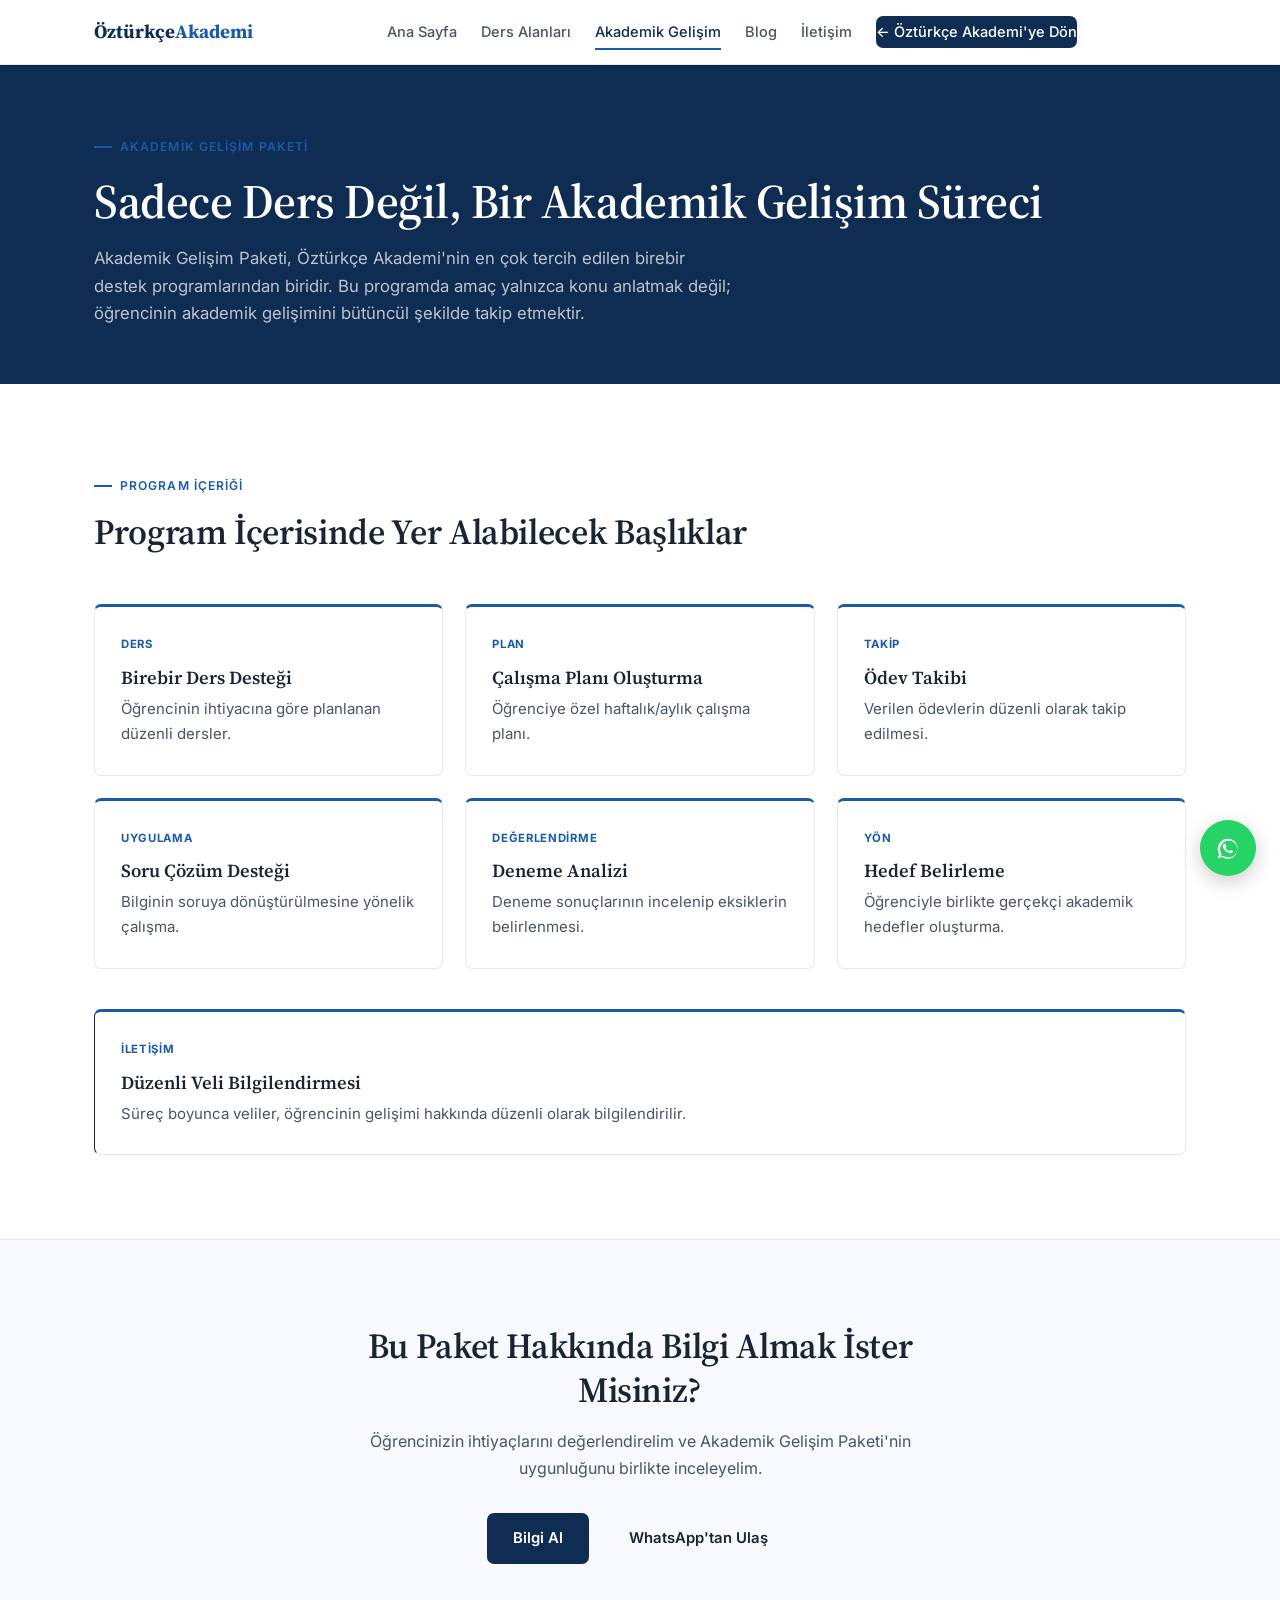
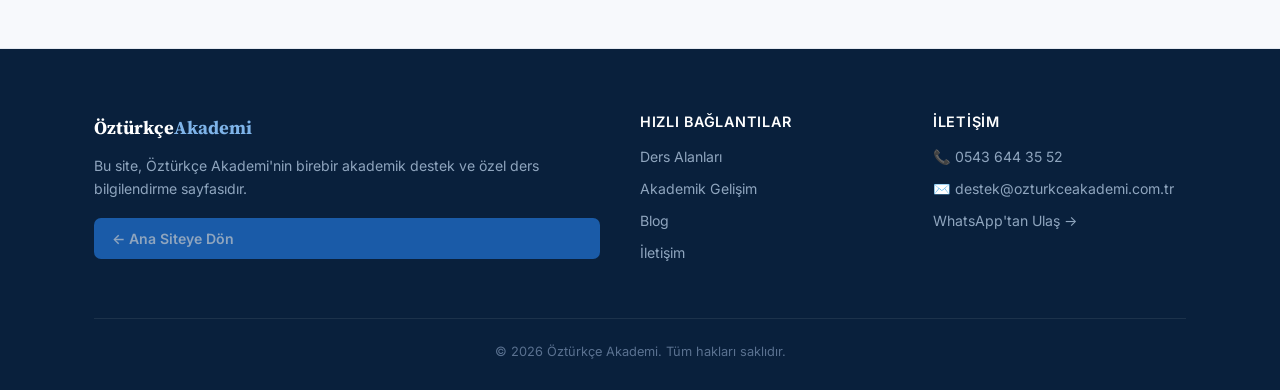
<file: akademik-gelisim-paketi.html>
<!DOCTYPE html>
<html lang="tr">
<head>
<meta charset="UTF-8">
<meta name="viewport" content="width=device-width, initial-scale=1.0">
<title>Akademik Gelişim Paketi | Öztürkçe Akademi</title>
<meta name="description" content="Sadece ders değil, bir akademik gelişim süreci. Öztürkçe Akademi'nin en çok tercih edilen birebir destek programı.">
<link rel="preconnect" href="https://fonts.googleapis.com">
<link rel="preconnect" href="https://fonts.gstatic.com" crossorigin>
<link href="https://fonts.googleapis.com/css2?family=Source+Serif+4:wght@500;600;700&family=Inter:wght@400;500;600;700&display=swap" rel="stylesheet">
<link rel="stylesheet" href="style.css">
</head>
<body>

<header class="site-header">
  <div class="header-inner">
    <a href="https://ozturkceakademi.com" class="logo">Öztürkçe<span>Akademi</span></a>
    <nav class="nav-links">
      <a href="index.html" data-page="index.html">Ana Sayfa</a>
      <a href="ders-alanlari.html" data-page="ders-alanlari.html">Ders Alanları</a>
      <a href="akademik-gelisim-paketi.html" data-page="akademik-gelisim-paketi.html">Akademik Gelişim</a>
      <a href="blog.html" data-page="blog.html">Blog</a>
      <a href="iletisim.html" data-page="iletisim.html">İletişim</a>
      <a href="https://ozturkceakademi.com" class="nav-cta-back">← Öztürkçe Akademi'ye Dön</a>
    </nav>
    <button class="menu-toggle" aria-label="Menüyü aç">
      <span></span><span></span><span></span>
    </button>
  </div>
</header>

<section class="page-hero">
  <div class="container">
    <span class="eyebrow">Akademik Gelişim Paketi</span>
    <h1>Sadece Ders Değil, Bir Akademik Gelişim Süreci</h1>
    <p class="lead">Akademik Gelişim Paketi, Öztürkçe Akademi'nin en çok tercih edilen birebir destek programlarından biridir. Bu programda amaç yalnızca konu anlatmak değil; öğrencinin akademik gelişimini bütüncül şekilde takip etmektir.</p>
  </div>
</section>

<section class="section">
  <div class="container">
    <div class="section-head fade-up">
      <span class="eyebrow">Program İçeriği</span>
      <h2>Program İçerisinde Yer Alabilecek Başlıklar</h2>
    </div>

    <div class="grid grid-3">
      <div class="note-card fade-up">
        <span class="note-label">Ders</span>
        <h3>Birebir Ders Desteği</h3>
        <p>Öğrencinin ihtiyacına göre planlanan düzenli dersler.</p>
      </div>
      <div class="note-card fade-up">
        <span class="note-label">Plan</span>
        <h3>Çalışma Planı Oluşturma</h3>
        <p>Öğrenciye özel haftalık/aylık çalışma planı.</p>
      </div>
      <div class="note-card fade-up">
        <span class="note-label">Takip</span>
        <h3>Ödev Takibi</h3>
        <p>Verilen ödevlerin düzenli olarak takip edilmesi.</p>
      </div>
      <div class="note-card fade-up">
        <span class="note-label">Uygulama</span>
        <h3>Soru Çözüm Desteği</h3>
        <p>Bilginin soruya dönüştürülmesine yönelik çalışma.</p>
      </div>
      <div class="note-card fade-up">
        <span class="note-label">Değerlendirme</span>
        <h3>Deneme Analizi</h3>
        <p>Deneme sonuçlarının incelenip eksiklerin belirlenmesi.</p>
      </div>
      <div class="note-card fade-up">
        <span class="note-label">Yön</span>
        <h3>Hedef Belirleme</h3>
        <p>Öğrenciyle birlikte gerçekçi akademik hedefler oluşturma.</p>
      </div>
    </div>

    <div class="note-card fade-up mt-40" style="border-left-color: var(--clay);">
      <span class="note-label">İletişim</span>
      <h3>Düzenli Veli Bilgilendirmesi</h3>
      <p>Süreç boyunca veliler, öğrencinin gelişimi hakkında düzenli olarak bilgilendirilir.</p>
    </div>
  </div>
</section>

<section class="section section-alt">
  <div class="container text-center fade-up" style="max-width:680px;">
    <h2>Bu Paket Hakkında Bilgi Almak İster Misiniz?</h2>
    <p style="margin-top:16px; margin-bottom:32px;">Öğrencinizin ihtiyaçlarını değerlendirelim ve Akademik Gelişim Paketi'nin uygunluğunu birlikte inceleyelim.</p>
    <div class="hero-actions" style="justify-content:center;">
      <a href="iletisim.html" class="btn btn-primary">Bilgi Al</a>
      <a href="#" data-whatsapp class="btn btn-whatsapp">WhatsApp'tan Ulaş</a>
    </div>
  </div>
</section>

<footer class="site-footer">
  <div class="container">
    <div class="footer-grid">
      <div class="footer-brand">
        <a href="https://ozturkceakademi.com" class="logo">Öztürkçe<span>Akademi</span></a>
        <p>Bu site, Öztürkçe Akademi'nin birebir akademik destek ve özel ders bilgilendirme sayfasıdır.</p>
        <a href="https://ozturkceakademi.com" class="footer-back-btn">← Ana Siteye Dön</a>
      </div>
      <div class="footer-col">
        <h4>Hızlı Bağlantılar</h4>
        <a href="ders-alanlari.html">Ders Alanları</a>
        <a href="akademik-gelisim-paketi.html">Akademik Gelişim</a>
        <a href="blog.html">Blog</a>
        <a href="iletisim.html">İletişim</a>
      </div>
      <div class="footer-col">
        <h4>İletişim</h4>
        <p>📞 0543 644 35 52</p>
        <p>✉️ destek@ozturkceakademi.com.tr</p>
        <a href="#" data-whatsapp style="margin-top:8px;">WhatsApp'tan Ulaş →</a>
      </div>
    </div>
    <div class="footer-bottom">© 2026 Öztürkçe Akademi. Tüm hakları saklıdır.</div>
  </div>
</footer>

<a href="#" data-whatsapp class="whatsapp-float" aria-label="WhatsApp">
  <svg width="28" height="28" viewBox="0 0 24 24" fill="none"><path d="M17.6 6.32A8.86 8.86 0 0 0 12.05 4a8.83 8.83 0 0 0-7.65 13.3L3 21l3.84-1.34a8.84 8.84 0 0 0 5.2 1.67A8.86 8.86 0 0 0 17.6 6.32ZM12.05 19.9a7.33 7.33 0 0 1-3.74-1.03l-.27-.16-2.27.8.76-2.2-.18-.28a7.36 7.36 0 1 1 13.6-3.94 7.34 7.34 0 0 1-7.9 6.81Zm4.04-5.5c-.22-.11-1.3-.64-1.5-.71-.2-.07-.35-.11-.5.11-.15.22-.57.71-.7.85-.13.15-.26.16-.48.05-.22-.1-.94-.35-1.79-1.1-.66-.59-1.1-1.32-1.23-1.54-.13-.22-.01-.34.1-.45.1-.1.22-.27.33-.4.11-.13.15-.23.22-.38.07-.15.04-.28-.03-.39-.07-.11-.5-1.2-.69-1.65-.18-.43-.37-.37-.5-.38-.13-.01-.27-.01-.42-.01-.15 0-.38.05-.58.27-.2.22-.77.75-.77 1.84 0 1.08.79 2.13.9 2.28.11.15 1.5 2.3 3.68 3.14 2.18.84 2.18.56 2.57.53.39-.04 1.3-.53 1.48-1.04.18-.51.18-.95.13-1.04-.05-.1-.2-.16-.42-.27Z" fill="white"/></svg>
</a>

<script src="main.js"></script>
</body>
</html>
</file>
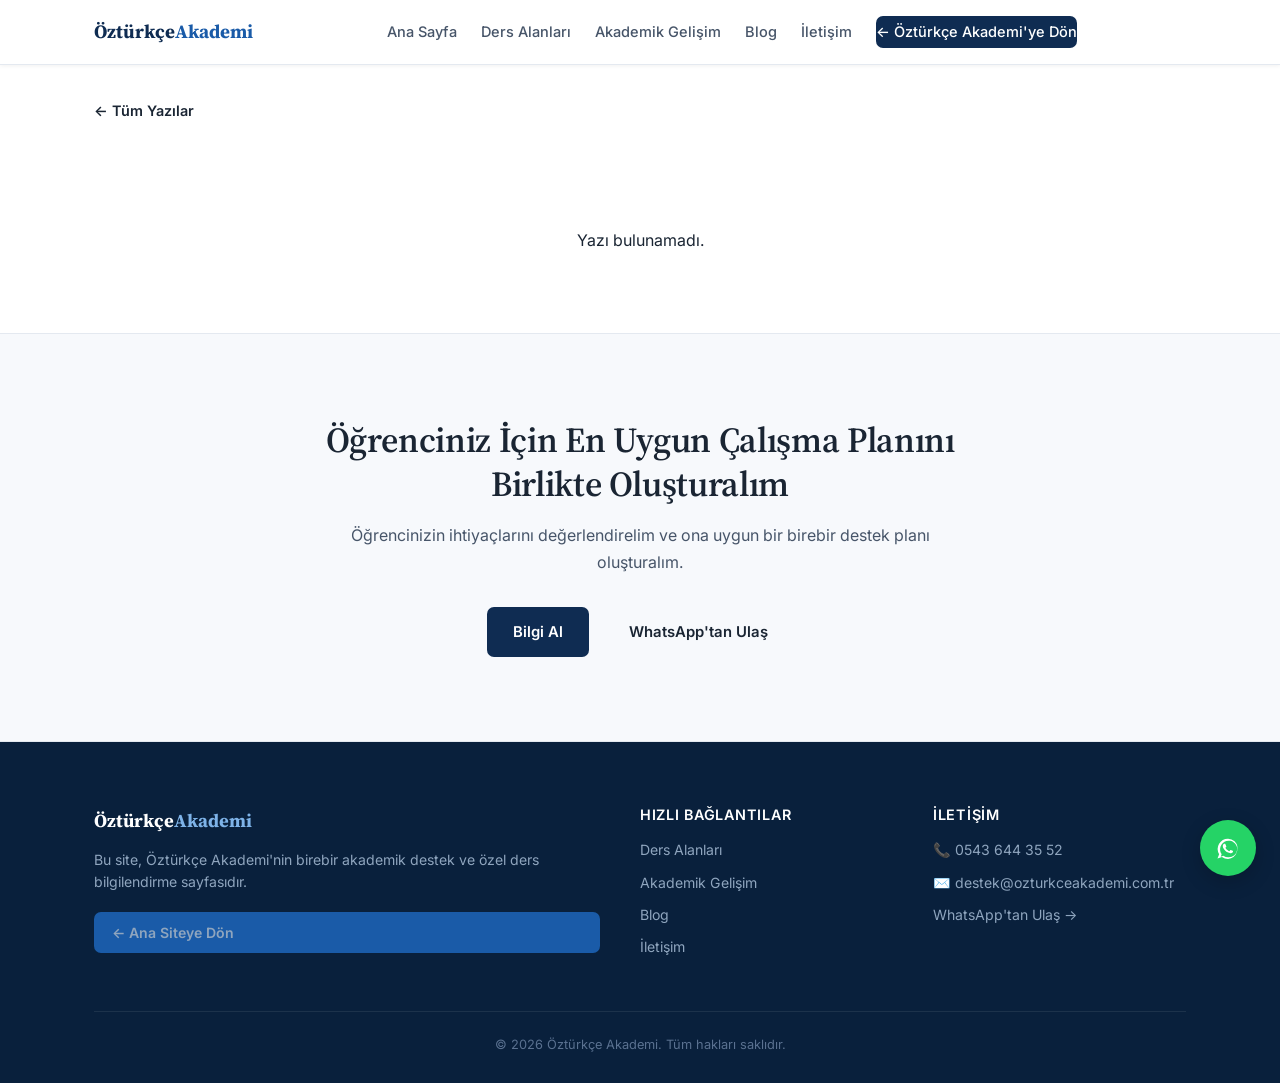
<file: blog-yazi.html>
<!DOCTYPE html>
<html lang="tr">
<head>
<meta charset="UTF-8">
<meta name="viewport" content="width=device-width, initial-scale=1.0">
<title id="page-title">Blog Yazısı | Öztürkçe Akademi</title>
<meta name="description" id="page-description" content="">
<link rel="preconnect" href="https://fonts.googleapis.com">
<link rel="preconnect" href="https://fonts.gstatic.com" crossorigin>
<link href="https://fonts.googleapis.com/css2?family=Source+Serif+4:wght@500;600;700&family=Inter:wght@400;500;600;700&display=swap" rel="stylesheet">
<link rel="stylesheet" href="style.css">
<style>
  .post-header { padding: 56px 0 36px; border-bottom: 1px solid var(--line-soft); }
  .post-header .blog-date { font-size: 0.85rem; color: var(--ink-soft); margin-bottom: 14px; display:block; }
  .post-cover { width: 100%; max-height: 420px; object-fit: cover; border-radius: var(--radius); margin: 32px 0; }
  .post-body { max-width: 720px; margin: 0 auto; }
  .post-body h2 { margin-top: 40px; margin-bottom: 16px; }
  .post-body h3 { margin-top: 28px; margin-bottom: 12px; }
  .post-body p { font-size: 1.02rem; margin-bottom: 18px; }
  .post-body ul, .post-body ol { margin: 0 0 18px 0; padding-left: 22px; color: var(--ink-soft); }
  .post-body li { margin-bottom: 8px; font-size: 1.0rem; }
  .post-body img { border-radius: var(--radius); margin: 20px 0; }
  .post-loading { text-align:center; padding: 80px 0; color: var(--ink-soft); }
  .back-link { display:inline-flex; align-items:center; gap:6px; font-size:0.9rem; font-weight:600; color: var(--pine); margin-bottom: 24px; }
</style>
</head>
<body>

<header class="site-header">
  <div class="header-inner">
    <a href="https://ozturkceakademi.com" class="logo">Öztürkçe<span>Akademi</span></a>
    <nav class="nav-links">
      <a href="index.html" data-page="index.html">Ana Sayfa</a>
      <a href="ders-alanlari.html" data-page="ders-alanlari.html">Ders Alanları</a>
      <a href="akademik-gelisim-paketi.html" data-page="akademik-gelisim-paketi.html">Akademik Gelişim</a>
      <a href="blog.html" data-page="blog.html">Blog</a>
      <a href="iletisim.html" data-page="iletisim.html">İletişim</a>
      <a href="https://ozturkceakademi.com" class="nav-cta-back">← Öztürkçe Akademi'ye Dön</a>
    </nav>
    <button class="menu-toggle" aria-label="Menüyü aç">
      <span></span><span></span><span></span>
    </button>
  </div>
</header>

<div class="container">
  <div style="padding-top:32px;">
    <a href="blog.html" class="back-link">← Tüm Yazılar</a>
  </div>
</div>

<article id="post-content">
  <div class="post-loading">Yazı yükleniyor...</div>
</article>

<section class="section section-alt">
  <div class="container text-center" style="max-width:680px;">
    <h2>Öğrenciniz İçin En Uygun Çalışma Planını Birlikte Oluşturalım</h2>
    <p style="margin-top:16px; margin-bottom:32px;">Öğrencinizin ihtiyaçlarını değerlendirelim ve ona uygun bir birebir destek planı oluşturalım.</p>
    <div class="hero-actions" style="justify-content:center;">
      <a href="iletisim.html" class="btn btn-primary">Bilgi Al</a>
      <a href="#" data-whatsapp class="btn btn-whatsapp">WhatsApp'tan Ulaş</a>
    </div>
  </div>
</section>

<footer class="site-footer">
  <div class="container">
    <div class="footer-grid">
      <div class="footer-brand">
        <a href="https://ozturkceakademi.com" class="logo">Öztürkçe<span>Akademi</span></a>
        <p>Bu site, Öztürkçe Akademi'nin birebir akademik destek ve özel ders bilgilendirme sayfasıdır.</p>
        <a href="https://ozturkceakademi.com" class="footer-back-btn">← Ana Siteye Dön</a>
      </div>
      <div class="footer-col">
        <h4>Hızlı Bağlantılar</h4>
        <a href="ders-alanlari.html">Ders Alanları</a>
        <a href="akademik-gelisim-paketi.html">Akademik Gelişim</a>
        <a href="blog.html">Blog</a>
        <a href="iletisim.html">İletişim</a>
      </div>
      <div class="footer-col">
        <h4>İletişim</h4>
        <p>📞 0543 644 35 52</p>
        <p>✉️ destek@ozturkceakademi.com.tr</p>
        <a href="#" data-whatsapp style="margin-top:8px;">WhatsApp'tan Ulaş →</a>
      </div>
    </div>
    <div class="footer-bottom">© 2026 Öztürkçe Akademi. Tüm hakları saklıdır.</div>
  </div>
</footer>

<a href="#" data-whatsapp class="whatsapp-float" aria-label="WhatsApp">
  <svg width="28" height="28" viewBox="0 0 24 24" fill="none"><path d="M17.6 6.32A8.86 8.86 0 0 0 12.05 4a8.83 8.83 0 0 0-7.65 13.3L3 21l3.84-1.34a8.84 8.84 0 0 0 5.2 1.67A8.86 8.86 0 0 0 17.6 6.32ZM12.05 19.9a7.33 7.33 0 0 1-3.74-1.03l-.27-.16-2.27.8.76-2.2-.18-.28a7.36 7.36 0 1 1 13.6-3.94 7.34 7.34 0 0 1-7.9 6.81Zm4.04-5.5c-.22-.11-1.3-.64-1.5-.71-.2-.07-.35-.11-.5.11-.15.22-.57.71-.7.85-.13.15-.26.16-.48.05-.22-.1-.94-.35-1.79-1.1-.66-.59-1.1-1.32-1.23-1.54-.13-.22-.01-.34.1-.45.1-.1.22-.27.33-.4.11-.13.15-.23.22-.38.07-.15.04-.28-.03-.39-.07-.11-.5-1.2-.69-1.65-.18-.43-.37-.37-.5-.38-.13-.01-.27-.01-.42-.01-.15 0-.38.05-.58.27-.2.22-.77.75-.77 1.84 0 1.08.79 2.13.9 2.28.11.15 1.5 2.3 3.68 3.14 2.18.84 2.18.56 2.57.53.39-.04 1.3-.53 1.48-1.04.18-.51.18-.95.13-1.04-.05-.1-.2-.16-.42-.27Z" fill="white"/></svg>
</a>

<script src="supabase-config.js"></script>
<script src="main.js"></script>
<script>
  function formatDate(isoDate) {
    const d = new Date(isoDate);
    return d.toLocaleDateString("tr-TR", { day: "numeric", month: "long", year: "numeric" });
  }

  // Basit SSS render yardımcı fonksiyonu (icerik.sss varsa kullanılır)
  function renderFaqBlock(sssArray) {
    if (!sssArray || !sssArray.length) return "";
    const items = sssArray.map(
      (item) => `<h3>${item.soru}</h3><p>${item.cevap}</p>`
    ).join("");
    return `<h2>Sık Sorulan Sorular</h2>${items}`;
  }

  function renderPost(post) {
    document.getElementById("page-title").textContent = `${post.baslik} | Öztürkçe Akademi`;
    document.getElementById("page-description").setAttribute("content", post.ozet || "");

    // icerik alanı HTML string olarak saklanıyor (admin panelden HTML/zengin metin olarak girilir)
    const sssHtml = post.icerik_sss ? renderFaqBlock(post.icerik_sss) : "";

    document.getElementById("post-content").innerHTML = `
      <div class="post-header">
        <div class="container">
          <span class="eyebrow">Blog</span>
          <span class="blog-date">${formatDate(post.yayin_tarihi)}</span>
          <h1>${post.baslik}</h1>
        </div>
      </div>
      <div class="section">
        <div class="container">
          ${post.kapak_gorseli ? `<img src="${post.kapak_gorseli}" alt="${post.baslik}" class="post-cover">` : ""}
          <div class="post-body">
            ${post.icerik_html || ""}
            ${sssHtml}
          </div>
        </div>
      </div>
    `;
  }

  async function loadPost() {
    const params = new URLSearchParams(window.location.search);
    const slug = params.get("slug");
    const container = document.getElementById("post-content");

    if (!slug) {
      container.innerHTML = '<div class="post-loading">Yazı bulunamadı.</div>';
      return;
    }

    try {
      const posts = await supabaseRequest("blog_yazilari", {
        query: `?select=*&slug=eq.${encodeURIComponent(slug)}&yayinda=eq.true&limit=1`,
      });

      if (!posts || posts.length === 0) {
        container.innerHTML = '<div class="post-loading">Bu yazı bulunamadı veya kaldırılmış olabilir.</div>';
        return;
      }

      renderPost(posts[0]);
    } catch (err) {
      console.error(err);
      container.innerHTML = '<div class="post-loading">Yazı yüklenirken bir hata oluştu.</div>';
    }
  }

  document.addEventListener("DOMContentLoaded", loadPost);
</script>
</body>
</html>
</file>
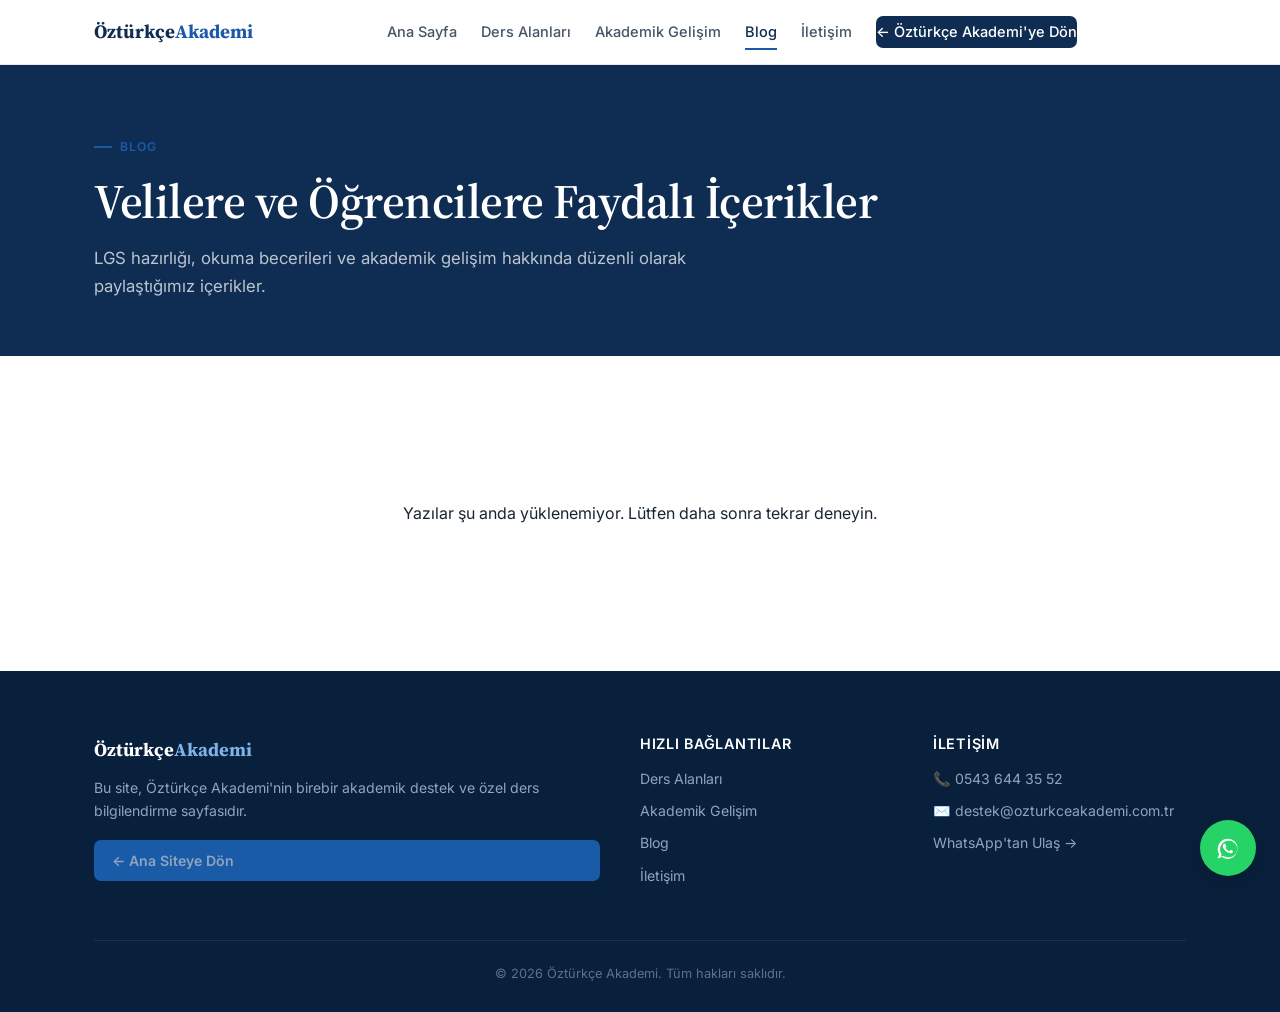
<file: blog.html>
<!DOCTYPE html>
<html lang="tr">
<head>
<meta charset="UTF-8">
<meta name="viewport" content="width=device-width, initial-scale=1.0">
<title>Blog | Öztürkçe Akademi</title>
<meta name="description" content="LGS hazırlığı, okuma becerileri ve akademik gelişim hakkında velilere faydalı içerikler.">
<link rel="preconnect" href="https://fonts.googleapis.com">
<link rel="preconnect" href="https://fonts.gstatic.com" crossorigin>
<link href="https://fonts.googleapis.com/css2?family=Source+Serif+4:wght@500;600;700&family=Inter:wght@400;500;600;700&display=swap" rel="stylesheet">
<link rel="stylesheet" href="style.css">
<style>
  .blog-grid {
    display: grid;
    grid-template-columns: repeat(3, 1fr);
    gap: 28px;
  }
  @media (max-width: 880px) { .blog-grid { grid-template-columns: 1fr; } }

  .blog-card {
    background: var(--card-bg);
    border: 1px solid var(--line-soft);
    border-radius: var(--radius);
    overflow: hidden;
    display: flex;
    flex-direction: column;
    transition: transform 0.2s ease, box-shadow 0.2s ease;
  }
  .blog-card:hover {
    transform: translateY(-3px);
    box-shadow: 0 12px 28px rgba(28, 43, 51, 0.08);
  }
  .blog-card .cover {
    width: 100%;
    aspect-ratio: 16/10;
    background: linear-gradient(135deg, var(--pine), var(--pine-dark));
    display: flex;
    align-items: center;
    justify-content: center;
    color: rgba(255,255,255,0.5);
    font-family: var(--font-display);
    font-size: 0.85rem;
  }
  .blog-card .cover img { width:100%; height:100%; object-fit:cover; }
  .blog-card-body { padding: 22px 22px 26px; flex: 1; display: flex; flex-direction: column; }
  .blog-date { font-size: 0.78rem; color: var(--ink-soft); margin-bottom: 10px; letter-spacing: 0.02em; }
  .blog-card h3 { font-size: 1.12rem; margin-bottom: 10px; }
  .blog-card p { font-size: 0.92rem; flex: 1; margin-bottom: 14px; }
  .blog-card .read-more { font-size: 0.88rem; font-weight: 600; color: var(--pine); }

  .blog-empty {
    text-align: center;
    padding: 60px 20px;
    color: var(--ink-soft);
    border: 1px dashed var(--line);
    border-radius: var(--radius);
    grid-column: 1 / -1;
  }
</style>
</head>
<body>

<header class="site-header">
  <div class="header-inner">
    <a href="https://ozturkceakademi.com" class="logo">Öztürkçe<span>Akademi</span></a>
    <nav class="nav-links">
      <a href="index.html" data-page="index.html">Ana Sayfa</a>
      <a href="ders-alanlari.html" data-page="ders-alanlari.html">Ders Alanları</a>
      <a href="akademik-gelisim-paketi.html" data-page="akademik-gelisim-paketi.html">Akademik Gelişim</a>
      <a href="blog.html" data-page="blog.html">Blog</a>
      <a href="iletisim.html" data-page="iletisim.html">İletişim</a>
      <a href="https://ozturkceakademi.com" class="nav-cta-back">← Öztürkçe Akademi'ye Dön</a>
    </nav>
    <button class="menu-toggle" aria-label="Menüyü aç">
      <span></span><span></span><span></span>
    </button>
  </div>
</header>

<section class="page-hero">
  <div class="container">
    <span class="eyebrow">Blog</span>
    <h1>Velilere ve Öğrencilere Faydalı İçerikler</h1>
    <p class="lead">LGS hazırlığı, okuma becerileri ve akademik gelişim hakkında düzenli olarak paylaştığımız içerikler.</p>
  </div>
</section>

<section class="section">
  <div class="container">
    <div class="blog-grid" id="blog-grid">
      <div class="blog-empty">Yazılar yükleniyor...</div>
    </div>
  </div>
</section>

<footer class="site-footer">
  <div class="container">
    <div class="footer-grid">
      <div class="footer-brand">
        <a href="https://ozturkceakademi.com" class="logo">Öztürkçe<span>Akademi</span></a>
        <p>Bu site, Öztürkçe Akademi'nin birebir akademik destek ve özel ders bilgilendirme sayfasıdır.</p>
        <a href="https://ozturkceakademi.com" class="footer-back-btn">← Ana Siteye Dön</a>
      </div>
      <div class="footer-col">
        <h4>Hızlı Bağlantılar</h4>
        <a href="ders-alanlari.html">Ders Alanları</a>
        <a href="akademik-gelisim-paketi.html">Akademik Gelişim</a>
        <a href="blog.html">Blog</a>
        <a href="iletisim.html">İletişim</a>
      </div>
      <div class="footer-col">
        <h4>İletişim</h4>
        <p>📞 0543 644 35 52</p>
        <p>✉️ destek@ozturkceakademi.com.tr</p>
        <a href="#" data-whatsapp style="margin-top:8px;">WhatsApp'tan Ulaş →</a>
      </div>
    </div>
    <div class="footer-bottom">© 2026 Öztürkçe Akademi. Tüm hakları saklıdır.</div>
  </div>
</footer>

<a href="#" data-whatsapp class="whatsapp-float" aria-label="WhatsApp">
  <svg width="28" height="28" viewBox="0 0 24 24" fill="none"><path d="M17.6 6.32A8.86 8.86 0 0 0 12.05 4a8.83 8.83 0 0 0-7.65 13.3L3 21l3.84-1.34a8.84 8.84 0 0 0 5.2 1.67A8.86 8.86 0 0 0 17.6 6.32ZM12.05 19.9a7.33 7.33 0 0 1-3.74-1.03l-.27-.16-2.27.8.76-2.2-.18-.28a7.36 7.36 0 1 1 13.6-3.94 7.34 7.34 0 0 1-7.9 6.81Zm4.04-5.5c-.22-.11-1.3-.64-1.5-.71-.2-.07-.35-.11-.5.11-.15.22-.57.71-.7.85-.13.15-.26.16-.48.05-.22-.1-.94-.35-1.79-1.1-.66-.59-1.1-1.32-1.23-1.54-.13-.22-.01-.34.1-.45.1-.1.22-.27.33-.4.11-.13.15-.23.22-.38.07-.15.04-.28-.03-.39-.07-.11-.5-1.2-.69-1.65-.18-.43-.37-.37-.5-.38-.13-.01-.27-.01-.42-.01-.15 0-.38.05-.58.27-.2.22-.77.75-.77 1.84 0 1.08.79 2.13.9 2.28.11.15 1.5 2.3 3.68 3.14 2.18.84 2.18.56 2.57.53.39-.04 1.3-.53 1.48-1.04.18-.51.18-.95.13-1.04-.05-.1-.2-.16-.42-.27Z" fill="white"/></svg>
</a>

<script src="supabase-config.js"></script>
<script src="main.js"></script>
<script>
  function formatDate(isoDate) {
    const d = new Date(isoDate);
    return d.toLocaleDateString("tr-TR", { day: "numeric", month: "long", year: "numeric" });
  }

  function renderBlogCards(posts) {
    const grid = document.getElementById("blog-grid");

    if (!posts || posts.length === 0) {
      grid.innerHTML = '<div class="blog-empty">Henüz yayınlanmış bir blog yazısı bulunmuyor. Yakında burada olacak.</div>';
      return;
    }

    grid.innerHTML = posts.map((post) => `
      <a href="blog-yazi.html?slug=${encodeURIComponent(post.slug)}" class="blog-card">
        <div class="cover">
          ${post.kapak_gorseli ? `<img src="${post.kapak_gorseli}" alt="${post.baslik}">` : "Öztürkçe Akademi"}
        </div>
        <div class="blog-card-body">
          <span class="blog-date">${formatDate(post.yayin_tarihi)}</span>
          <h3>${post.baslik}</h3>
          <p>${post.ozet || ""}</p>
          <span class="read-more">Devamını Oku →</span>
        </div>
      </a>
    `).join("");
  }

  async function loadBlogPosts() {
    const grid = document.getElementById("blog-grid");
    try {
      const posts = await supabaseRequest("blog_yazilari", {
        query: "?select=*&yayinda=eq.true&order=yayin_tarihi.desc",
      });
      renderBlogCards(posts);
    } catch (err) {
      console.error(err);
      grid.innerHTML = '<div class="blog-empty">Yazılar şu anda yüklenemiyor. Lütfen daha sonra tekrar deneyin.</div>';
    }
  }

  document.addEventListener("DOMContentLoaded", loadBlogPosts);
</script>
</body>
</html>
</file>
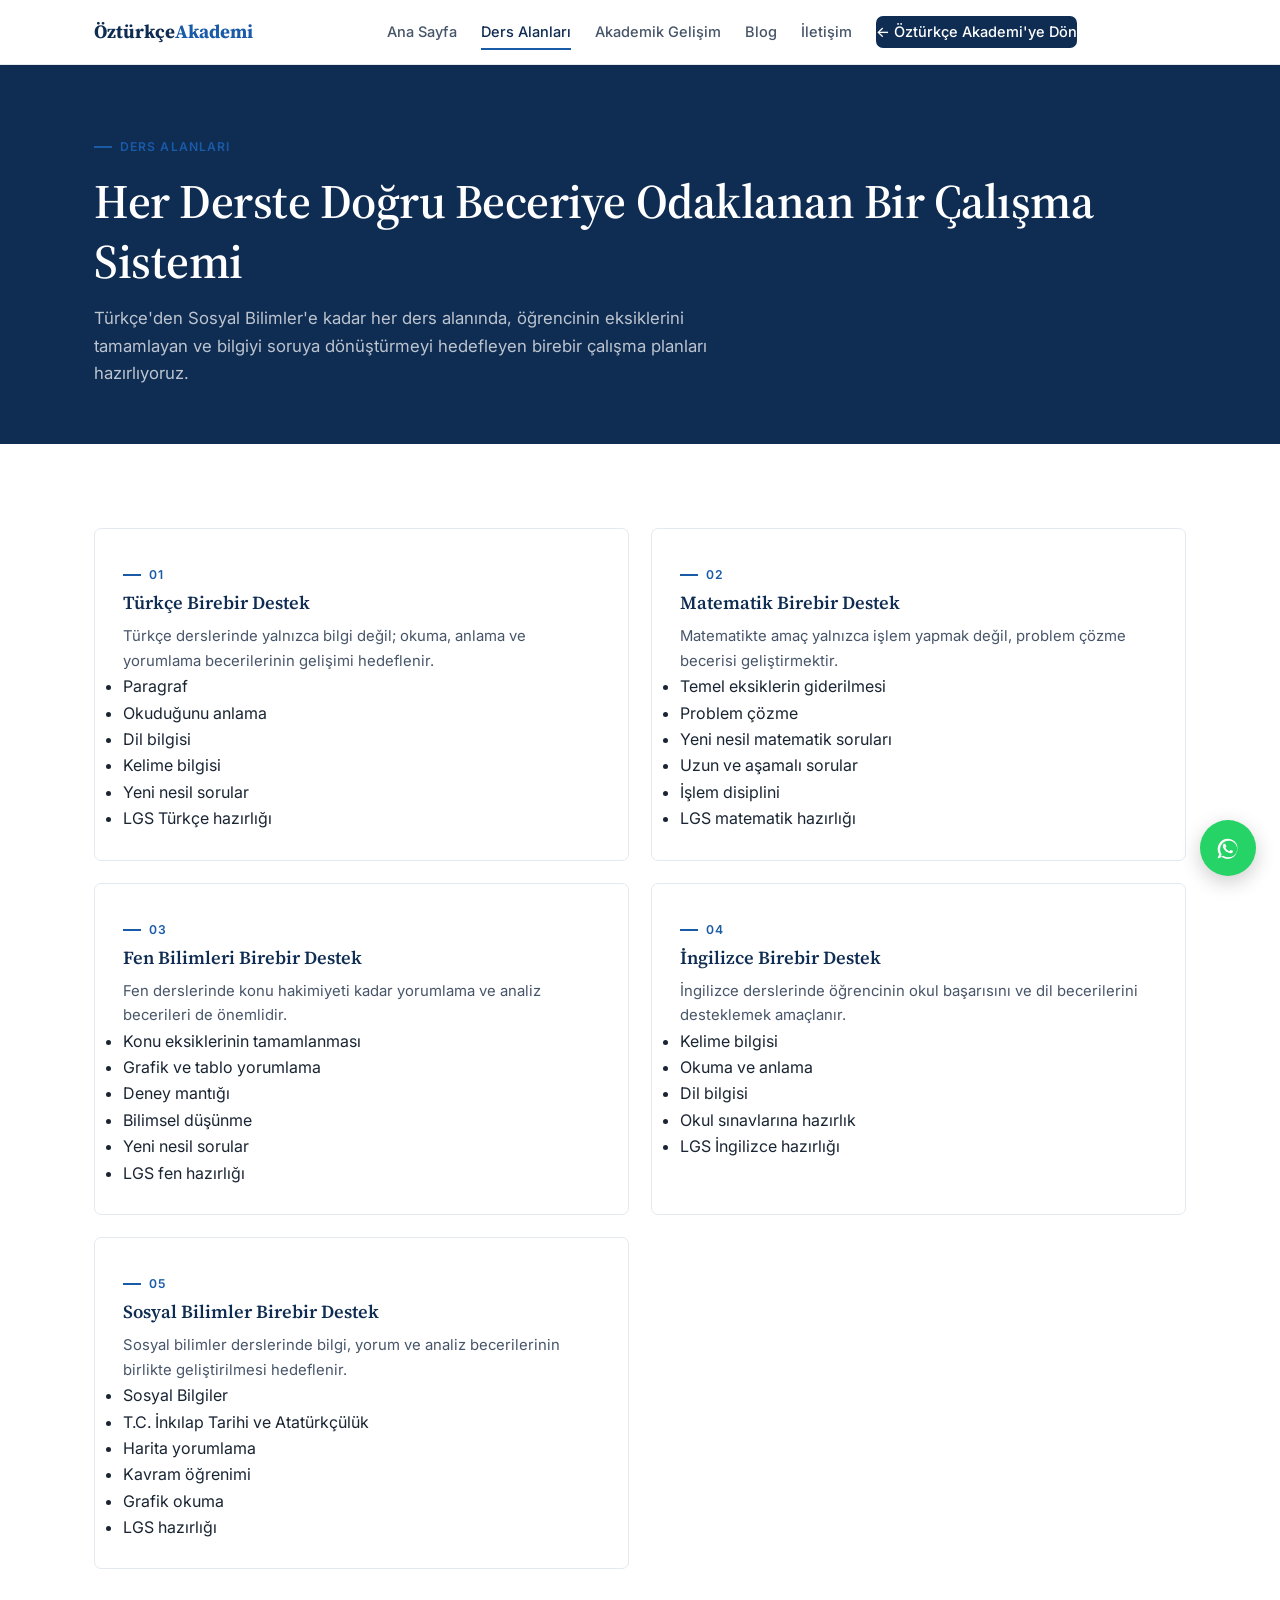
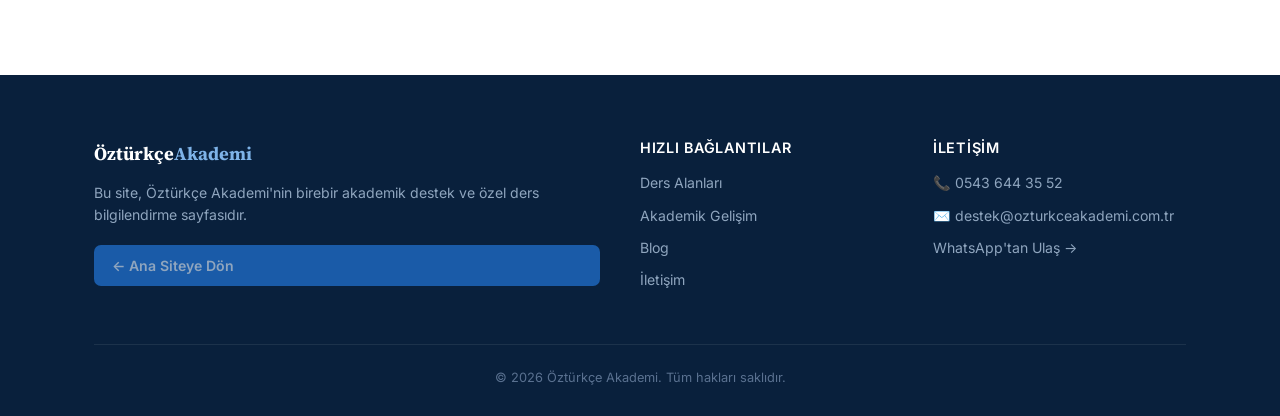
<file: ders-alanlari.html>
<!DOCTYPE html>
<html lang="tr">
<head>
<meta charset="UTF-8">
<meta name="viewport" content="width=device-width, initial-scale=1.0">
<title>Ders Alanları | Öztürkçe Akademi</title>
<meta name="description" content="Türkçe, Matematik, Fen Bilimleri, İngilizce ve Sosyal Bilimler alanlarında birebir akademik destek çalışma alanları.">
<link rel="preconnect" href="https://fonts.googleapis.com">
<link rel="preconnect" href="https://fonts.gstatic.com" crossorigin>
<link href="https://fonts.googleapis.com/css2?family=Source+Serif+4:wght@500;600;700&family=Inter:wght@400;500;600;700&display=swap" rel="stylesheet">
<link rel="stylesheet" href="style.css">
</head>
<body>

<header class="site-header">
  <div class="header-inner">
    <a href="https://ozturkceakademi.com" class="logo">Öztürkçe<span>Akademi</span></a>
    <nav class="nav-links">
      <a href="index.html" data-page="index.html">Ana Sayfa</a>
      <a href="ders-alanlari.html" data-page="ders-alanlari.html">Ders Alanları</a>
      <a href="akademik-gelisim-paketi.html" data-page="akademik-gelisim-paketi.html">Akademik Gelişim</a>
      <a href="blog.html" data-page="blog.html">Blog</a>
      <a href="iletisim.html" data-page="iletisim.html">İletişim</a>
      <a href="https://ozturkceakademi.com" class="nav-cta-back">← Öztürkçe Akademi'ye Dön</a>
    </nav>
    <button class="menu-toggle" aria-label="Menüyü aç">
      <span></span><span></span><span></span>
    </button>
  </div>
</header>

<section class="page-hero">
  <div class="container">
    <span class="eyebrow">Ders Alanları</span>
    <h1>Her Derste Doğru Beceriye Odaklanan Bir Çalışma Sistemi</h1>
    <p class="lead">Türkçe'den Sosyal Bilimler'e kadar her ders alanında, öğrencinin eksiklerini tamamlayan ve bilgiyi soruya dönüştürmeyi hedefleyen birebir çalışma planları hazırlıyoruz.</p>
  </div>
</section>

<section class="section">
  <div class="container">
    <div class="grid grid-2" style="margin-bottom:22px;">

      <div class="subject-card fade-up">
        <span class="eyebrow" style="margin-bottom:6px;">01</span>
        <h3>Türkçe Birebir Destek</h3>
        <p>Türkçe derslerinde yalnızca bilgi değil; okuma, anlama ve yorumlama becerilerinin gelişimi hedeflenir.</p>
        <ul>
          <li>Paragraf</li>
          <li>Okuduğunu anlama</li>
          <li>Dil bilgisi</li>
          <li>Kelime bilgisi</li>
          <li>Yeni nesil sorular</li>
          <li>LGS Türkçe hazırlığı</li>
        </ul>
      </div>

      <div class="subject-card fade-up">
        <span class="eyebrow" style="margin-bottom:6px;">02</span>
        <h3>Matematik Birebir Destek</h3>
        <p>Matematikte amaç yalnızca işlem yapmak değil, problem çözme becerisi geliştirmektir.</p>
        <ul>
          <li>Temel eksiklerin giderilmesi</li>
          <li>Problem çözme</li>
          <li>Yeni nesil matematik soruları</li>
          <li>Uzun ve aşamalı sorular</li>
          <li>İşlem disiplini</li>
          <li>LGS matematik hazırlığı</li>
        </ul>
      </div>

      <div class="subject-card fade-up">
        <span class="eyebrow" style="margin-bottom:6px;">03</span>
        <h3>Fen Bilimleri Birebir Destek</h3>
        <p>Fen derslerinde konu hakimiyeti kadar yorumlama ve analiz becerileri de önemlidir.</p>
        <ul>
          <li>Konu eksiklerinin tamamlanması</li>
          <li>Grafik ve tablo yorumlama</li>
          <li>Deney mantığı</li>
          <li>Bilimsel düşünme</li>
          <li>Yeni nesil sorular</li>
          <li>LGS fen hazırlığı</li>
        </ul>
      </div>

      <div class="subject-card fade-up">
        <span class="eyebrow" style="margin-bottom:6px;">04</span>
        <h3>İngilizce Birebir Destek</h3>
        <p>İngilizce derslerinde öğrencinin okul başarısını ve dil becerilerini desteklemek amaçlanır.</p>
        <ul>
          <li>Kelime bilgisi</li>
          <li>Okuma ve anlama</li>
          <li>Dil bilgisi</li>
          <li>Okul sınavlarına hazırlık</li>
          <li>LGS İngilizce hazırlığı</li>
        </ul>
      </div>

      <div class="subject-card fade-up">
        <span class="eyebrow" style="margin-bottom:6px;">05</span>
        <h3>Sosyal Bilimler Birebir Destek</h3>
        <p>Sosyal bilimler derslerinde bilgi, yorum ve analiz becerilerinin birlikte geliştirilmesi hedeflenir.</p>
        <ul>
          <li>Sosyal Bilgiler</li>
          <li>T.C. İnkılap Tarihi ve Atatürkçülük</li>
          <li>Harita yorumlama</li>
          <li>Kavram öğrenimi</li>
          <li>Grafik okuma</li>
          <li>LGS hazırlığı</li>
        </ul>
      </div>

      <div class="subject-card fade-up" style="display:flex; flex-direction:column; justify-content:center; background:var(--pine); border:none;">
        <h3 style="color:#fff;">Öğrenciniz İçin Doğru Planı Birlikte Çıkaralım</h3>
        <p style="color:rgba(255,255,255,0.85); margin-bottom:22px;">İhtiyaç analizi için bizimle iletişime geçin.</p>
        <a href="iletisim.html" class="btn btn-secondary" style="border-color:rgba(255,255,255,0.4); color:#fff; align-self:flex-start;">Bilgi Al</a>
      </div>

    </div>
  </div>
</section>

<footer class="site-footer">
  <div class="container">
    <div class="footer-grid">
      <div class="footer-brand">
        <a href="https://ozturkceakademi.com" class="logo">Öztürkçe<span>Akademi</span></a>
        <p>Bu site, Öztürkçe Akademi'nin birebir akademik destek ve özel ders bilgilendirme sayfasıdır.</p>
        <a href="https://ozturkceakademi.com" class="footer-back-btn">← Ana Siteye Dön</a>
      </div>
      <div class="footer-col">
        <h4>Hızlı Bağlantılar</h4>
        <a href="ders-alanlari.html">Ders Alanları</a>
        <a href="akademik-gelisim-paketi.html">Akademik Gelişim</a>
        <a href="blog.html">Blog</a>
        <a href="iletisim.html">İletişim</a>
      </div>
      <div class="footer-col">
        <h4>İletişim</h4>
        <p>📞 0543 644 35 52</p>
        <p>✉️ destek@ozturkceakademi.com.tr</p>
        <a href="#" data-whatsapp style="margin-top:8px;">WhatsApp'tan Ulaş →</a>
      </div>
    </div>
    <div class="footer-bottom">© 2026 Öztürkçe Akademi. Tüm hakları saklıdır.</div>
  </div>
</footer>

<a href="#" data-whatsapp class="whatsapp-float" aria-label="WhatsApp">
  <svg width="28" height="28" viewBox="0 0 24 24" fill="none"><path d="M17.6 6.32A8.86 8.86 0 0 0 12.05 4a8.83 8.83 0 0 0-7.65 13.3L3 21l3.84-1.34a8.84 8.84 0 0 0 5.2 1.67A8.86 8.86 0 0 0 17.6 6.32ZM12.05 19.9a7.33 7.33 0 0 1-3.74-1.03l-.27-.16-2.27.8.76-2.2-.18-.28a7.36 7.36 0 1 1 13.6-3.94 7.34 7.34 0 0 1-7.9 6.81Zm4.04-5.5c-.22-.11-1.3-.64-1.5-.71-.2-.07-.35-.11-.5.11-.15.22-.57.71-.7.85-.13.15-.26.16-.48.05-.22-.1-.94-.35-1.79-1.1-.66-.59-1.1-1.32-1.23-1.54-.13-.22-.01-.34.1-.45.1-.1.22-.27.33-.4.11-.13.15-.23.22-.38.07-.15.04-.28-.03-.39-.07-.11-.5-1.2-.69-1.65-.18-.43-.37-.37-.5-.38-.13-.01-.27-.01-.42-.01-.15 0-.38.05-.58.27-.2.22-.77.75-.77 1.84 0 1.08.79 2.13.9 2.28.11.15 1.5 2.3 3.68 3.14 2.18.84 2.18.56 2.57.53.39-.04 1.3-.53 1.48-1.04.18-.51.18-.95.13-1.04-.05-.1-.2-.16-.42-.27Z" fill="white"/></svg>
</a>

<script src="main.js"></script>
</body>
</html>
</file>
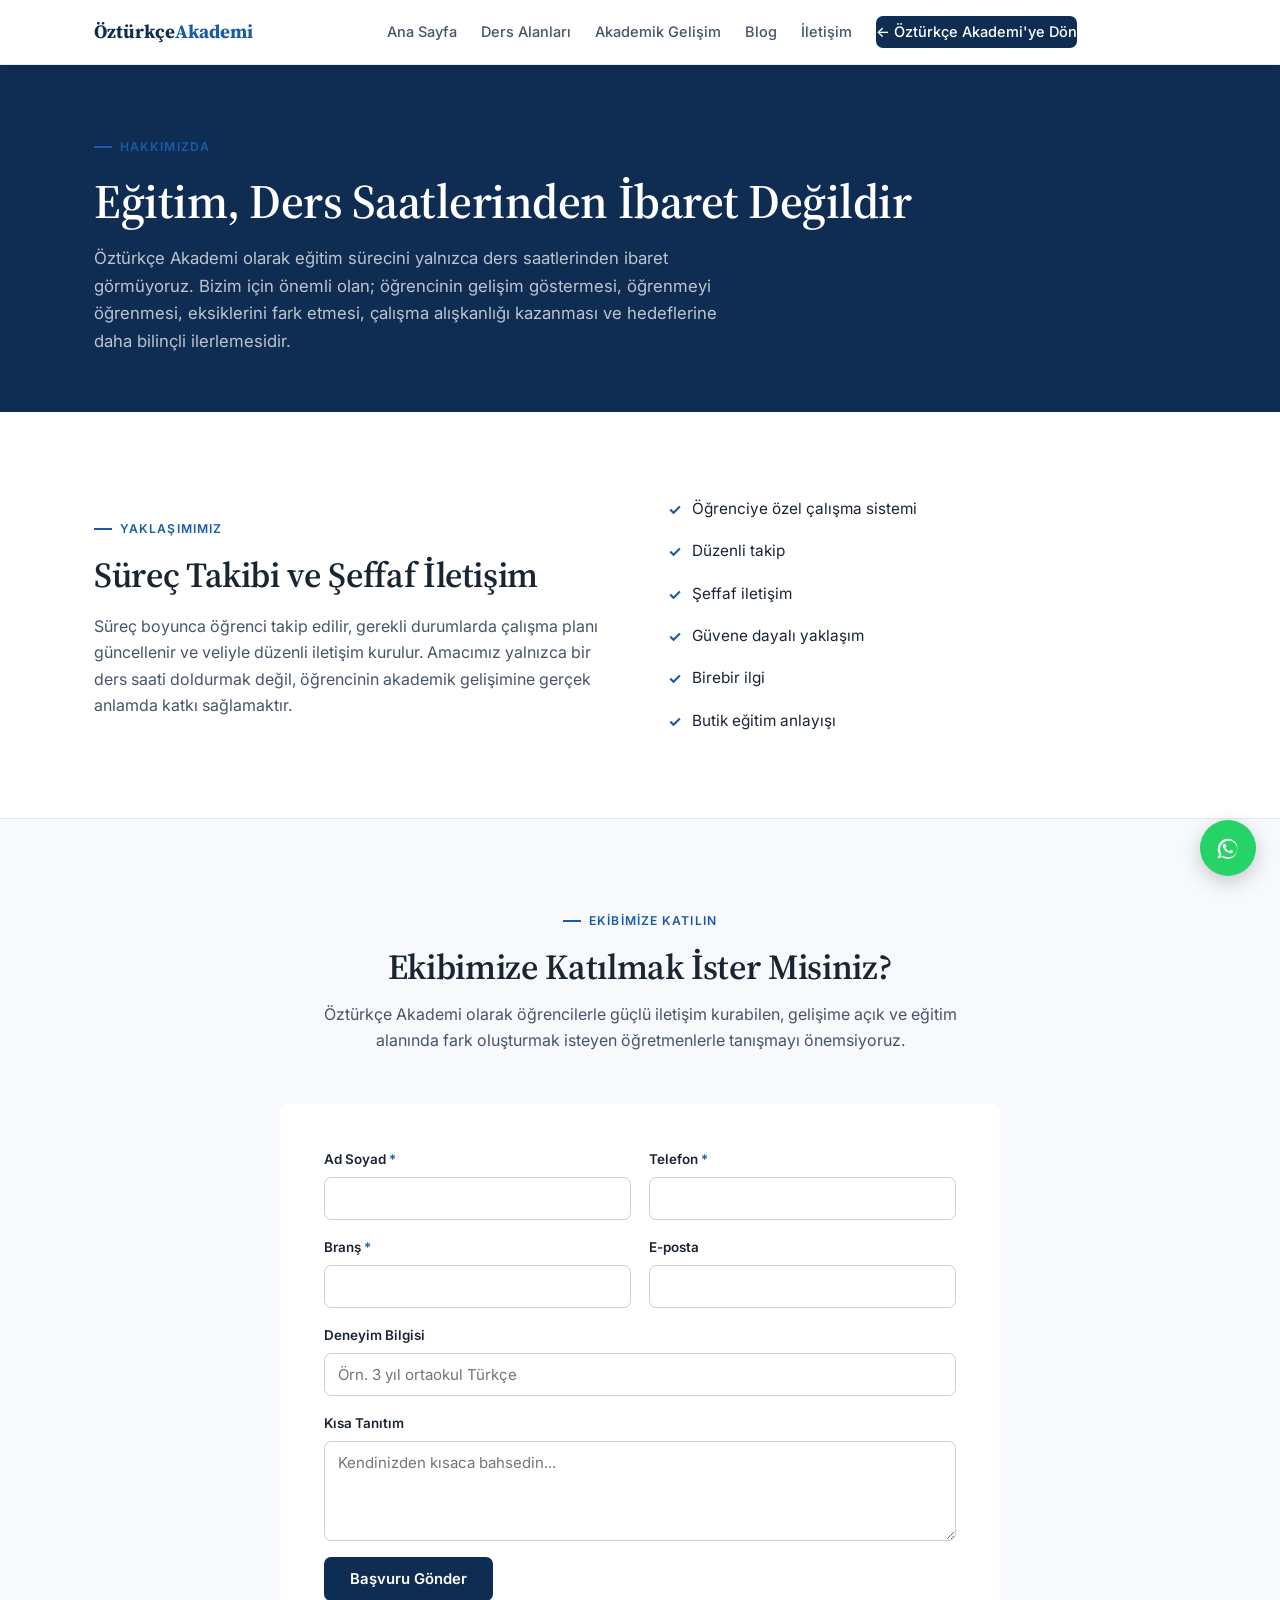
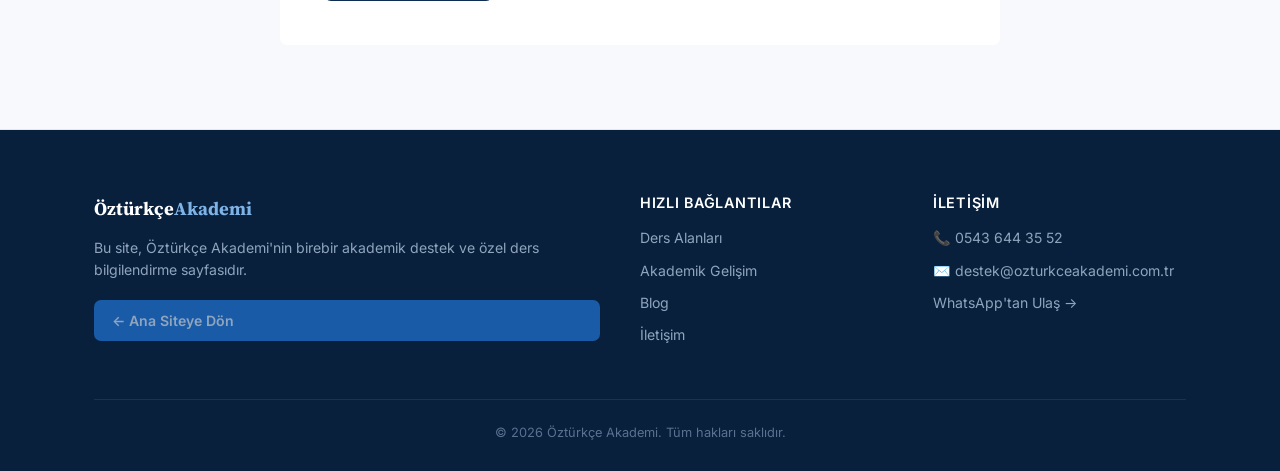
<file: hakkimizda.html>
<!DOCTYPE html>
<html lang="tr">
<head>
<meta charset="UTF-8">
<meta name="viewport" content="width=device-width, initial-scale=1.0">
<title>Hakkımızda | Öztürkçe Akademi</title>
<meta name="description" content="Öztürkçe Akademi olarak eğitim sürecini yalnızca ders saatlerinden ibaret görmüyoruz. Öğrencinin gelişimi, öğrenmeyi öğrenmesi ve hedeflerine bilinçli ilerlemesi bizim için önemlidir.">
<link rel="preconnect" href="https://fonts.googleapis.com">
<link rel="preconnect" href="https://fonts.gstatic.com" crossorigin>
<link href="https://fonts.googleapis.com/css2?family=Source+Serif+4:wght@500;600;700&family=Inter:wght@400;500;600;700&display=swap" rel="stylesheet">
<link rel="stylesheet" href="style.css">
<style>
  .teacher-apply {
    background: var(--card-bg);
    border: 1px solid var(--line-soft);
    border-radius: var(--radius);
    padding: 44px;
  }
  @media (max-width: 700px) { .teacher-apply { padding: 28px; } }
</style>
</head>
<body>

<header class="site-header">
  <div class="header-inner">
    <a href="https://ozturkceakademi.com" class="logo">Öztürkçe<span>Akademi</span></a>
    <nav class="nav-links">
      <a href="index.html" data-page="index.html">Ana Sayfa</a>
      <a href="ders-alanlari.html" data-page="ders-alanlari.html">Ders Alanları</a>
      <a href="akademik-gelisim-paketi.html" data-page="akademik-gelisim-paketi.html">Akademik Gelişim</a>
      <a href="blog.html" data-page="blog.html">Blog</a>
      <a href="iletisim.html" data-page="iletisim.html">İletişim</a>
      <a href="https://ozturkceakademi.com" class="nav-cta-back">← Öztürkçe Akademi'ye Dön</a>
    </nav>
    <button class="menu-toggle" aria-label="Menüyü aç">
      <span></span><span></span><span></span>
    </button>
  </div>
</header>

<section class="page-hero">
  <div class="container">
    <span class="eyebrow">Hakkımızda</span>
    <h1>Eğitim, Ders Saatlerinden İbaret Değildir</h1>
    <p class="lead">Öztürkçe Akademi olarak eğitim sürecini yalnızca ders saatlerinden ibaret görmüyoruz. Bizim için önemli olan; öğrencinin gelişim göstermesi, öğrenmeyi öğrenmesi, eksiklerini fark etmesi, çalışma alışkanlığı kazanması ve hedeflerine daha bilinçli ilerlemesidir.</p>
  </div>
</section>

<section class="section">
  <div class="container">
    <div class="grid grid-2" style="align-items:center; gap:56px;">
      <div class="fade-up">
        <span class="eyebrow">Yaklaşımımız</span>
        <h2>Süreç Takibi ve Şeffaf İletişim</h2>
        <p style="margin-top:16px;">Süreç boyunca öğrenci takip edilir, gerekli durumlarda çalışma planı güncellenir ve veliyle düzenli iletişim kurulur. Amacımız yalnızca bir ders saati doldurmak değil, öğrencinin akademik gelişimine gerçek anlamda katkı sağlamaktır.</p>
      </div>
      <div class="fade-up">
        <div class="check-grid" style="display:flex; flex-direction:column; gap:16px;">
          <div class="check-item"><span class="mark">✓</span> Öğrenciye özel çalışma sistemi</div>
          <div class="check-item"><span class="mark">✓</span> Düzenli takip</div>
          <div class="check-item"><span class="mark">✓</span> Şeffaf iletişim</div>
          <div class="check-item"><span class="mark">✓</span> Güvene dayalı yaklaşım</div>
          <div class="check-item"><span class="mark">✓</span> Birebir ilgi</div>
          <div class="check-item"><span class="mark">✓</span> Butik eğitim anlayışı</div>
        </div>
      </div>
    </div>
  </div>
</section>

<!-- ÖĞRETMEN BAŞVURU -->
<section class="section section-alt">
  <div class="container">
    <div class="section-head center fade-up">
      <span class="eyebrow">Ekibimize Katılın</span>
      <h2>Ekibimize Katılmak İster Misiniz?</h2>
      <p>Öztürkçe Akademi olarak öğrencilerle güçlü iletişim kurabilen, gelişime açık ve eğitim alanında fark oluşturmak isteyen öğretmenlerle tanışmayı önemsiyoruz.</p>
    </div>

    <div class="teacher-apply fade-up" style="max-width:720px; margin:0 auto;">
      <form id="teacher-form">
        <div class="form-row">
          <div class="field">
            <label>Ad Soyad <span class="req">*</span></label>
            <input type="text" name="ad_soyad" required>
          </div>
          <div class="field">
            <label>Telefon <span class="req">*</span></label>
            <input type="tel" name="telefon" required>
          </div>
        </div>
        <div class="form-row">
          <div class="field">
            <label>Branş <span class="req">*</span></label>
            <input type="text" name="brans" required>
          </div>
          <div class="field">
            <label>E-posta</label>
            <input type="email" name="eposta">
          </div>
        </div>
        <div class="field">
          <label>Deneyim Bilgisi</label>
          <input type="text" name="deneyim" placeholder="Örn. 3 yıl ortaokul Türkçe">
        </div>
        <div class="field">
          <label>Kısa Tanıtım</label>
          <textarea name="tanitim" placeholder="Kendinizden kısaca bahsedin..."></textarea>
        </div>
        <button type="submit" class="btn btn-primary" id="teacher-submit-btn">Başvuru Gönder</button>
        <div class="form-status" id="teacher-form-status"></div>
      </form>
    </div>
  </div>
</section>

<footer class="site-footer">
  <div class="container">
    <div class="footer-grid">
      <div class="footer-brand">
        <a href="https://ozturkceakademi.com" class="logo">Öztürkçe<span>Akademi</span></a>
        <p>Bu site, Öztürkçe Akademi'nin birebir akademik destek ve özel ders bilgilendirme sayfasıdır.</p>
        <a href="https://ozturkceakademi.com" class="footer-back-btn">← Ana Siteye Dön</a>
      </div>
      <div class="footer-col">
        <h4>Hızlı Bağlantılar</h4>
        <a href="ders-alanlari.html">Ders Alanları</a>
        <a href="akademik-gelisim-paketi.html">Akademik Gelişim</a>
        <a href="blog.html">Blog</a>
        <a href="iletisim.html">İletişim</a>
      </div>
      <div class="footer-col">
        <h4>İletişim</h4>
        <p>📞 0543 644 35 52</p>
        <p>✉️ destek@ozturkceakademi.com.tr</p>
        <a href="#" data-whatsapp style="margin-top:8px;">WhatsApp'tan Ulaş →</a>
      </div>
    </div>
    <div class="footer-bottom">© 2026 Öztürkçe Akademi. Tüm hakları saklıdır.</div>
  </div>
</footer>

<a href="#" data-whatsapp class="whatsapp-float" aria-label="WhatsApp">
  <svg width="28" height="28" viewBox="0 0 24 24" fill="none"><path d="M17.6 6.32A8.86 8.86 0 0 0 12.05 4a8.83 8.83 0 0 0-7.65 13.3L3 21l3.84-1.34a8.84 8.84 0 0 0 5.2 1.67A8.86 8.86 0 0 0 17.6 6.32ZM12.05 19.9a7.33 7.33 0 0 1-3.74-1.03l-.27-.16-2.27.8.76-2.2-.18-.28a7.36 7.36 0 1 1 13.6-3.94 7.34 7.34 0 0 1-7.9 6.81Zm4.04-5.5c-.22-.11-1.3-.64-1.5-.71-.2-.07-.35-.11-.5.11-.15.22-.57.71-.7.85-.13.15-.26.16-.48.05-.22-.1-.94-.35-1.79-1.1-.66-.59-1.1-1.32-1.23-1.54-.13-.22-.01-.34.1-.45.1-.1.22-.27.33-.4.11-.13.15-.23.22-.38.07-.15.04-.28-.03-.39-.07-.11-.5-1.2-.69-1.65-.18-.43-.37-.37-.5-.38-.13-.01-.27-.01-.42-.01-.15 0-.38.05-.58.27-.2.22-.77.75-.77 1.84 0 1.08.79 2.13.9 2.28.11.15 1.5 2.3 3.68 3.14 2.18.84 2.18.56 2.57.53.39-.04 1.3-.53 1.48-1.04.18-.51.18-.95.13-1.04-.05-.1-.2-.16-.42-.27Z" fill="white"/></svg>
</a>

<script src="supabase-config.js"></script>
<script src="main.js"></script>
<script>
  document.getElementById("teacher-form").addEventListener("submit", async (e) => {
    e.preventDefault();
    const form = e.target;
    const btn = document.getElementById("teacher-submit-btn");
    const status = document.getElementById("teacher-form-status");
    status.className = "form-status";

    const formData = new FormData(form);
    const payload = {
      ad_soyad: formData.get("ad_soyad"),
      telefon: formData.get("telefon"),
      brans: formData.get("brans"),
      eposta: formData.get("eposta") || null,
      deneyim: formData.get("deneyim") || null,
      tanitim: formData.get("tanitim") || null,
    };

    btn.disabled = true;
    btn.textContent = "Gönderiliyor...";

    try {
      await supabaseRequest("ogretmen_basvurulari", {
        method: "POST",
        body: payload,
        headers: { Prefer: "return=minimal" },
      });

      status.textContent = "Başvurunuz alınmıştır. Uygun pozisyon oluştuğunda sizinle iletişime geçilecektir.";
      status.classList.add("success");
      form.reset();
    } catch (err) {
      console.error(err);
      status.textContent = "Başvurunuz gönderilemedi. Lütfen daha sonra tekrar deneyin veya WhatsApp üzerinden ulaşın.";
      status.classList.add("error");
    } finally {
      btn.disabled = false;
      btn.textContent = "Başvuru Gönder";
    }
  });
</script>
</body>
</html>
</file>
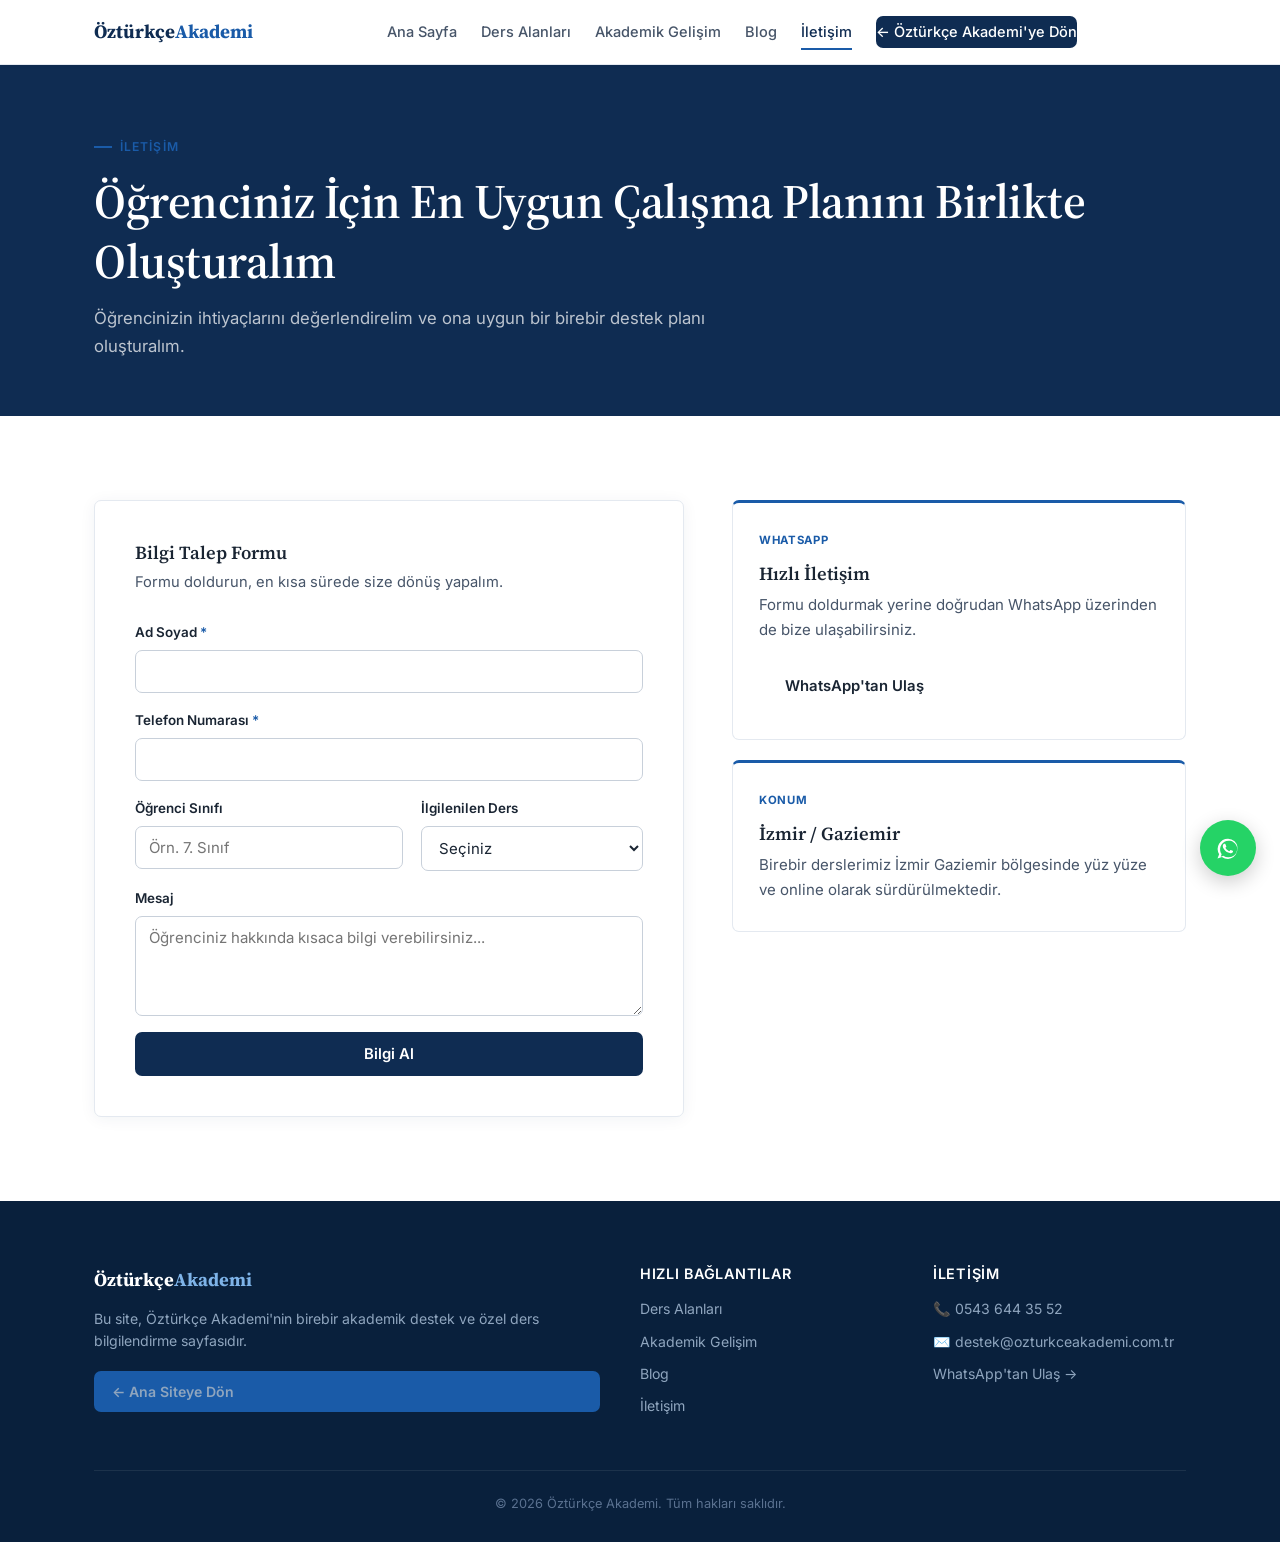
<file: iletisim.html>
<!DOCTYPE html>
<html lang="tr">
<head>
<meta charset="UTF-8">
<meta name="viewport" content="width=device-width, initial-scale=1.0">
<title>İletişim | Öztürkçe Akademi</title>
<meta name="description" content="Öztürkçe Akademi ile iletişime geçin. Öğrenciniz için uygun birebir akademik destek planını birlikte oluşturalım.">
<link rel="preconnect" href="https://fonts.googleapis.com">
<link rel="preconnect" href="https://fonts.gstatic.com" crossorigin>
<link href="https://fonts.googleapis.com/css2?family=Source+Serif+4:wght@500;600;700&family=Inter:wght@400;500;600;700&display=swap" rel="stylesheet">
<link rel="stylesheet" href="style.css">
</head>
<body>

<header class="site-header">
  <div class="header-inner">
    <a href="https://ozturkceakademi.com" class="logo">Öztürkçe<span>Akademi</span></a>
    <nav class="nav-links">
      <a href="index.html" data-page="index.html">Ana Sayfa</a>
      <a href="ders-alanlari.html" data-page="ders-alanlari.html">Ders Alanları</a>
      <a href="akademik-gelisim-paketi.html" data-page="akademik-gelisim-paketi.html">Akademik Gelişim</a>
      <a href="blog.html" data-page="blog.html">Blog</a>
      <a href="iletisim.html" data-page="iletisim.html">İletişim</a>
      <a href="https://ozturkceakademi.com" class="nav-cta-back">← Öztürkçe Akademi'ye Dön</a>
    </nav>
    <button class="menu-toggle" aria-label="Menüyü aç">
      <span></span><span></span><span></span>
    </button>
  </div>
</header>

<section class="page-hero">
  <div class="container">
    <span class="eyebrow">İletişim</span>
    <h1>Öğrenciniz İçin En Uygun Çalışma Planını Birlikte Oluşturalım</h1>
    <p class="lead">Öğrencinizin ihtiyaçlarını değerlendirelim ve ona uygun bir birebir destek planı oluşturalım.</p>
  </div>
</section>

<section class="section">
  <div class="container">
    <div class="grid grid-2" style="gap:48px; align-items:flex-start;">

      <div class="form-card fade-up">
        <h3 style="margin-bottom:6px;">Bilgi Talep Formu</h3>
        <p style="font-size:0.92rem; margin-bottom:26px;">Formu doldurun, en kısa sürede size dönüş yapalım.</p>

        <form id="veli-form">
          <div class="field">
            <label>Ad Soyad <span class="req">*</span></label>
            <input type="text" name="ad_soyad" required>
          </div>
          <div class="field">
            <label>Telefon Numarası <span class="req">*</span></label>
            <input type="tel" name="telefon" required>
          </div>
          <div class="form-row">
            <div class="field">
              <label>Öğrenci Sınıfı</label>
              <input type="text" name="ogrenci_sinifi" placeholder="Örn. 7. Sınıf">
            </div>
            <div class="field">
              <label>İlgilenilen Ders</label>
              <select name="ders_alani">
                <option value="">Seçiniz</option>
                <option value="Türkçe">Türkçe</option>
                <option value="Matematik">Matematik</option>
                <option value="Fen Bilimleri">Fen Bilimleri</option>
                <option value="İngilizce">İngilizce</option>
                <option value="Sosyal Bilimler">Sosyal Bilimler</option>
                <option value="Akademik Gelişim Paketi">Akademik Gelişim Paketi</option>
                <option value="Belirtmek istemiyorum">Belirtmek istemiyorum</option>
              </select>
            </div>
          </div>
          <div class="field">
            <label>Mesaj</label>
            <textarea name="mesaj" placeholder="Öğrenciniz hakkında kısaca bilgi verebilirsiniz..."></textarea>
          </div>
          <button type="submit" class="btn btn-primary" id="veli-submit-btn" style="width:100%; justify-content:center;">Bilgi Al</button>
          <div class="form-status" id="veli-form-status"></div>
        </form>
      </div>

      <div class="fade-up">
        <div class="note-card" style="margin-bottom:20px;">
          <span class="note-label">WhatsApp</span>
          <h3>Hızlı İletişim</h3>
          <p style="margin-bottom:18px;">Formu doldurmak yerine doğrudan WhatsApp üzerinden de bize ulaşabilirsiniz.</p>
          <a href="#" data-whatsapp class="btn btn-whatsapp">WhatsApp'tan Ulaş</a>
        </div>
        <div class="note-card">
          <span class="note-label">Konum</span>
          <h3>İzmir / Gaziemir</h3>
          <p>Birebir derslerimiz İzmir Gaziemir bölgesinde yüz yüze ve online olarak sürdürülmektedir.</p>
        </div>
      </div>

    </div>
  </div>
</section>

<footer class="site-footer">
  <div class="container">
    <div class="footer-grid">
      <div class="footer-brand">
        <a href="https://ozturkceakademi.com" class="logo">Öztürkçe<span>Akademi</span></a>
        <p>Bu site, Öztürkçe Akademi'nin birebir akademik destek ve özel ders bilgilendirme sayfasıdır.</p>
        <a href="https://ozturkceakademi.com" class="footer-back-btn">← Ana Siteye Dön</a>
      </div>
      <div class="footer-col">
        <h4>Hızlı Bağlantılar</h4>
        <a href="ders-alanlari.html">Ders Alanları</a>
        <a href="akademik-gelisim-paketi.html">Akademik Gelişim</a>
        <a href="blog.html">Blog</a>
        <a href="iletisim.html">İletişim</a>
      </div>
      <div class="footer-col">
        <h4>İletişim</h4>
        <p>📞 0543 644 35 52</p>
        <p>✉️ destek@ozturkceakademi.com.tr</p>
        <a href="#" data-whatsapp style="margin-top:8px;">WhatsApp'tan Ulaş →</a>
      </div>
    </div>
    <div class="footer-bottom">© 2026 Öztürkçe Akademi. Tüm hakları saklıdır.</div>
  </div>
</footer>

<a href="#" data-whatsapp class="whatsapp-float" aria-label="WhatsApp">
  <svg width="28" height="28" viewBox="0 0 24 24" fill="none"><path d="M17.6 6.32A8.86 8.86 0 0 0 12.05 4a8.83 8.83 0 0 0-7.65 13.3L3 21l3.84-1.34a8.84 8.84 0 0 0 5.2 1.67A8.86 8.86 0 0 0 17.6 6.32ZM12.05 19.9a7.33 7.33 0 0 1-3.74-1.03l-.27-.16-2.27.8.76-2.2-.18-.28a7.36 7.36 0 1 1 13.6-3.94 7.34 7.34 0 0 1-7.9 6.81Zm4.04-5.5c-.22-.11-1.3-.64-1.5-.71-.2-.07-.35-.11-.5.11-.15.22-.57.71-.7.85-.13.15-.26.16-.48.05-.22-.1-.94-.35-1.79-1.1-.66-.59-1.1-1.32-1.23-1.54-.13-.22-.01-.34.1-.45.1-.1.22-.27.33-.4.11-.13.15-.23.22-.38.07-.15.04-.28-.03-.39-.07-.11-.5-1.2-.69-1.65-.18-.43-.37-.37-.5-.38-.13-.01-.27-.01-.42-.01-.15 0-.38.05-.58.27-.2.22-.77.75-.77 1.84 0 1.08.79 2.13.9 2.28.11.15 1.5 2.3 3.68 3.14 2.18.84 2.18.56 2.57.53.39-.04 1.3-.53 1.48-1.04.18-.51.18-.95.13-1.04-.05-.1-.2-.16-.42-.27Z" fill="white"/></svg>
</a>

<script src="supabase-config.js"></script>
<script src="main.js"></script>
<script>
  document.getElementById("veli-form").addEventListener("submit", async (e) => {
    e.preventDefault();
    const form = e.target;
    const btn = document.getElementById("veli-submit-btn");
    const status = document.getElementById("veli-form-status");
    status.className = "form-status";

    const formData = new FormData(form);
    const payload = {
      ad_soyad: formData.get("ad_soyad"),
      telefon: formData.get("telefon"),
      ogrenci_sinifi: formData.get("ogrenci_sinifi") || null,
      ders_alani: formData.get("ders_alani") || null,
      mesaj: formData.get("mesaj") || null,
    };

    btn.disabled = true;
    btn.textContent = "Gönderiliyor...";

    try {
      await supabaseRequest("veli_formlari", {
        method: "POST",
        body: payload,
        headers: { Prefer: "return=minimal" },
      });

      status.textContent = "Talebiniz alınmıştır. En kısa sürede size dönüş yapacağız.";
      status.classList.add("success");
      form.reset();
    } catch (err) {
      console.error(err);
      status.textContent = "Form gönderilemedi. Lütfen daha sonra tekrar deneyin veya WhatsApp üzerinden ulaşın.";
      status.classList.add("error");
    } finally {
      btn.disabled = false;
      btn.textContent = "Bilgi Al";
    }
  });
</script>
</body>
</html>
</file>
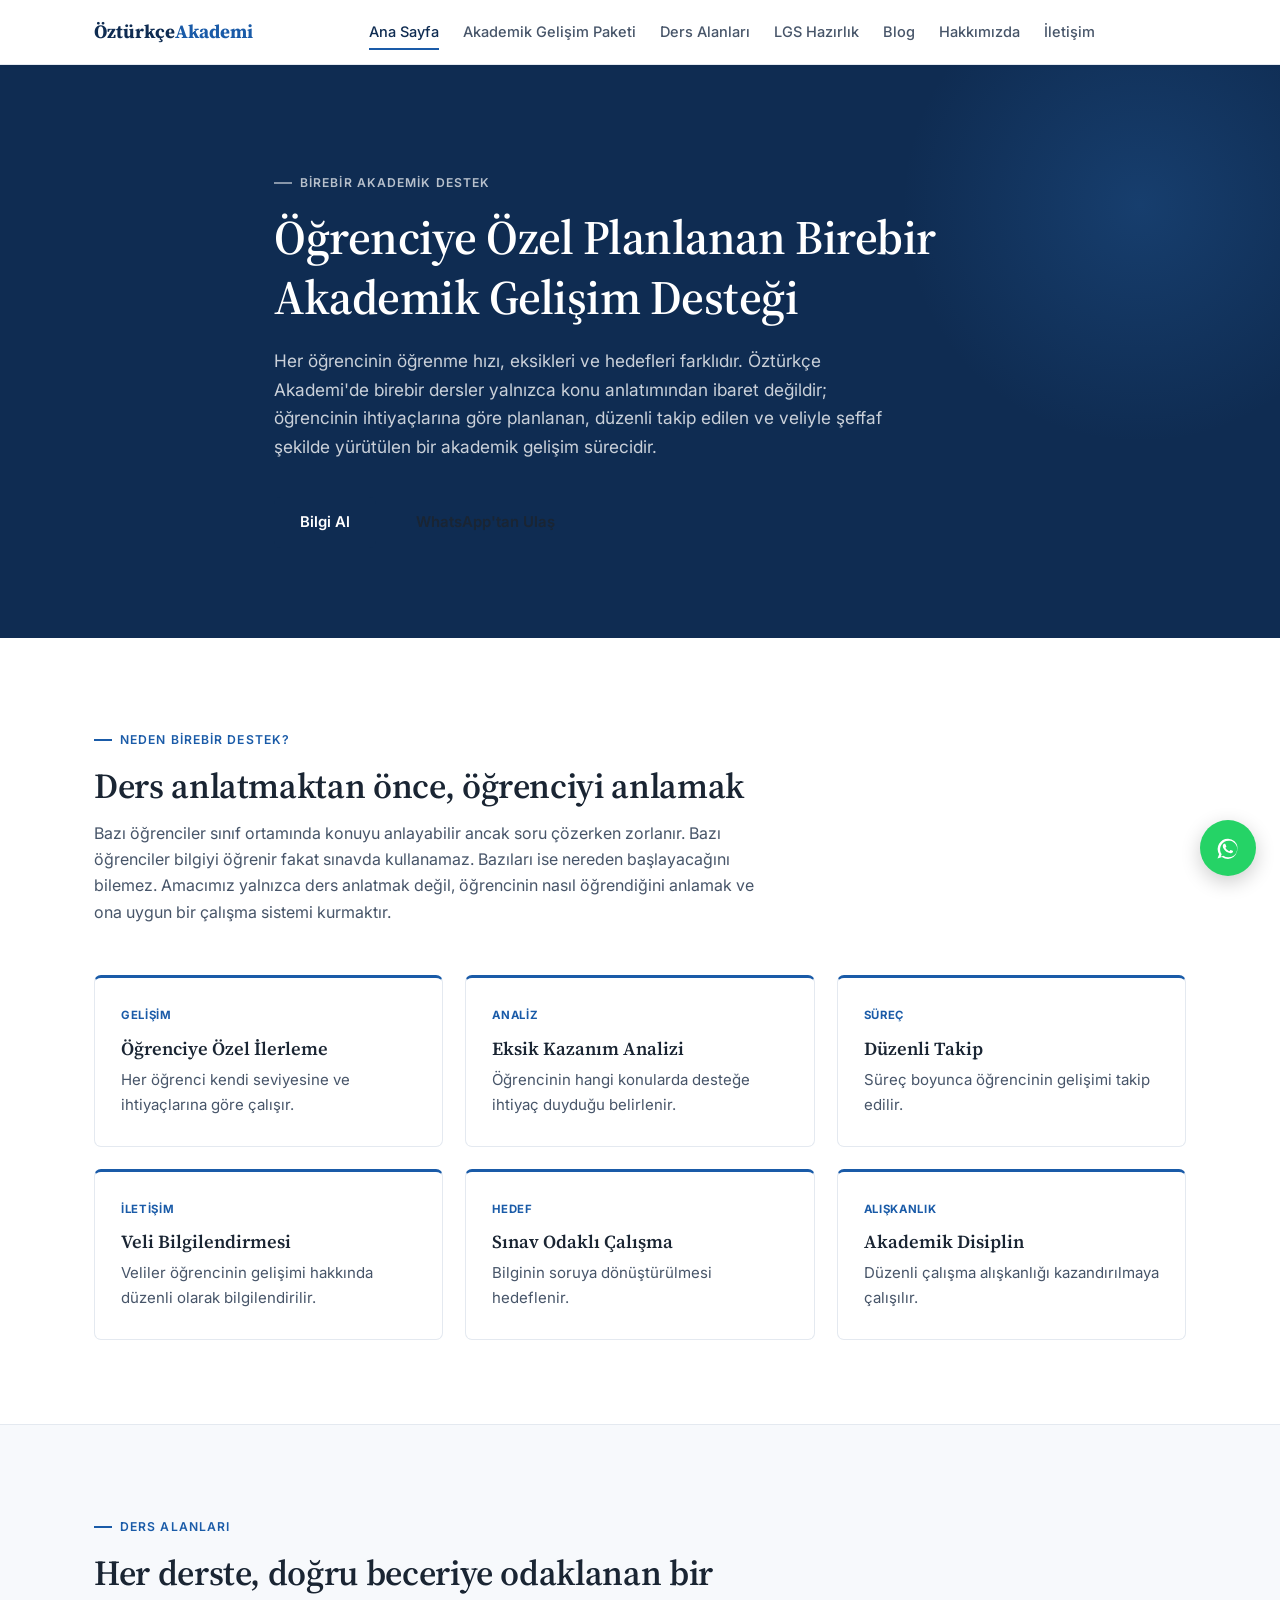
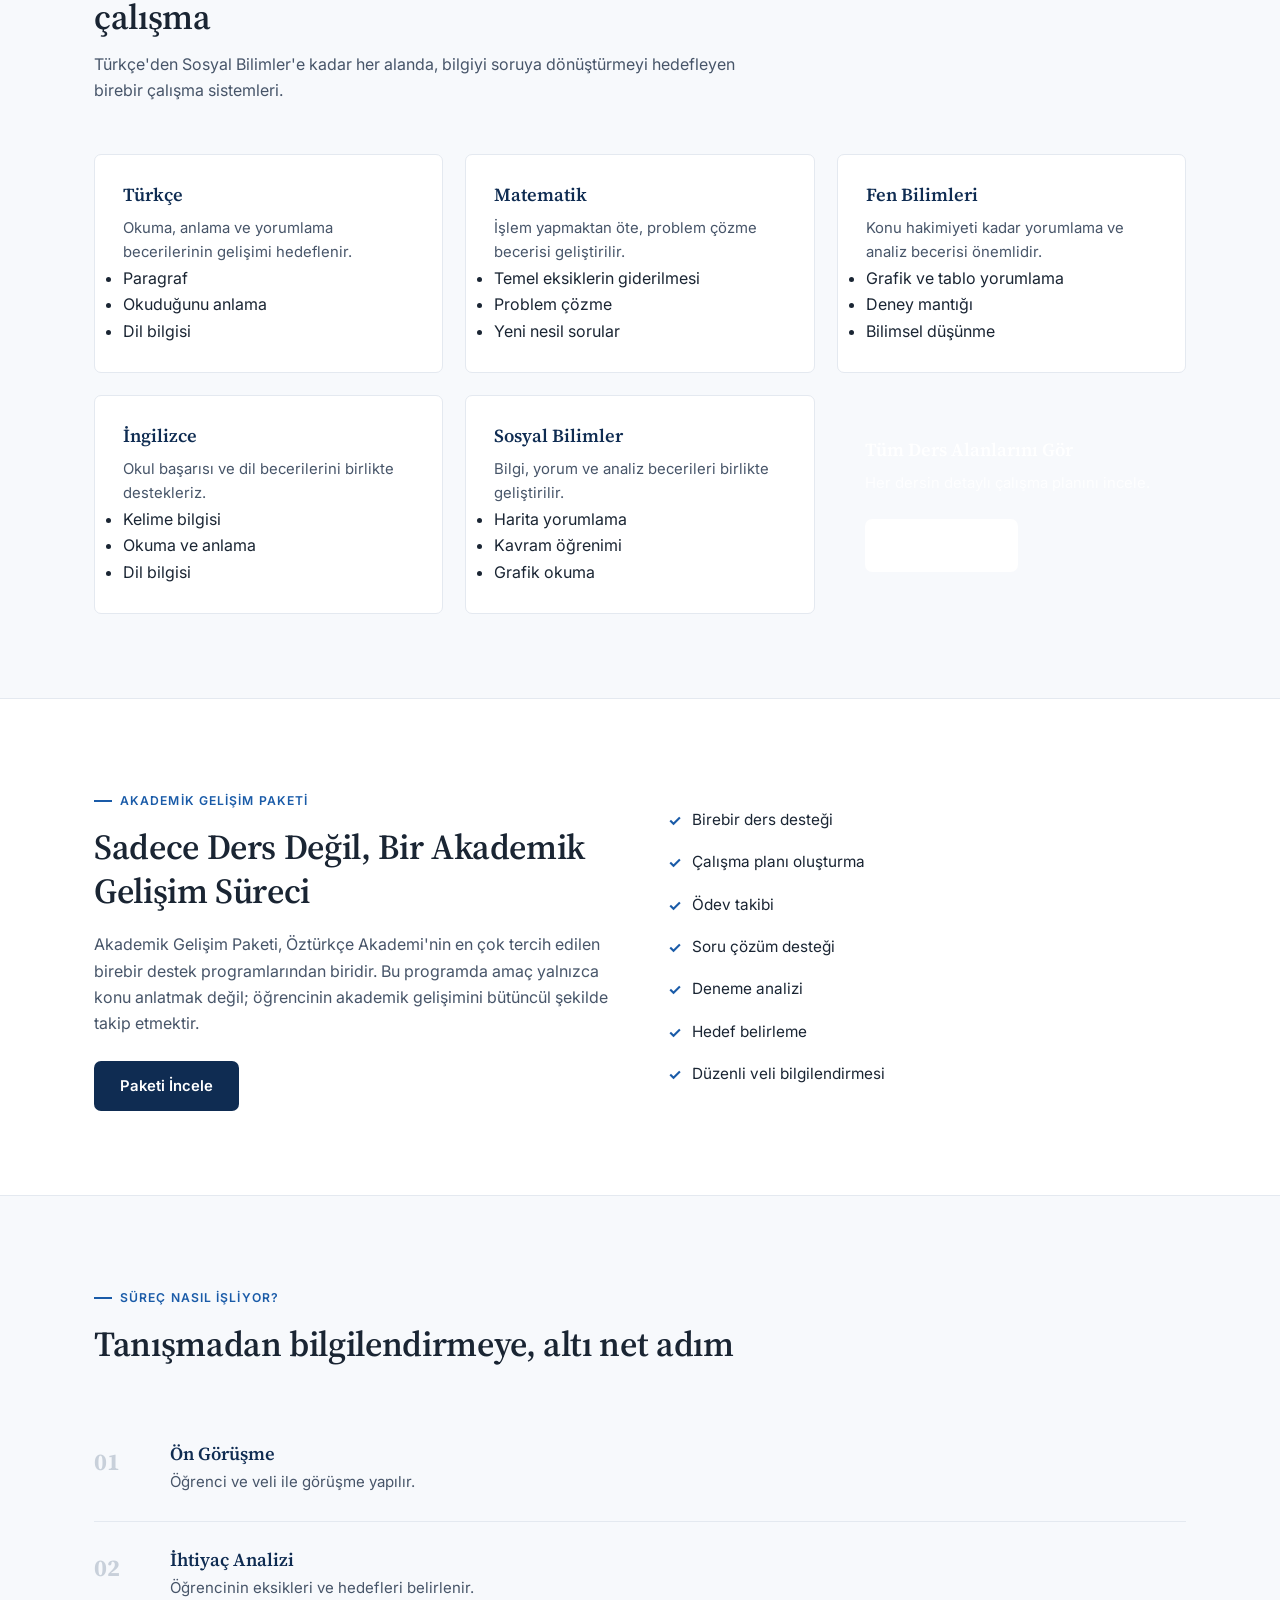
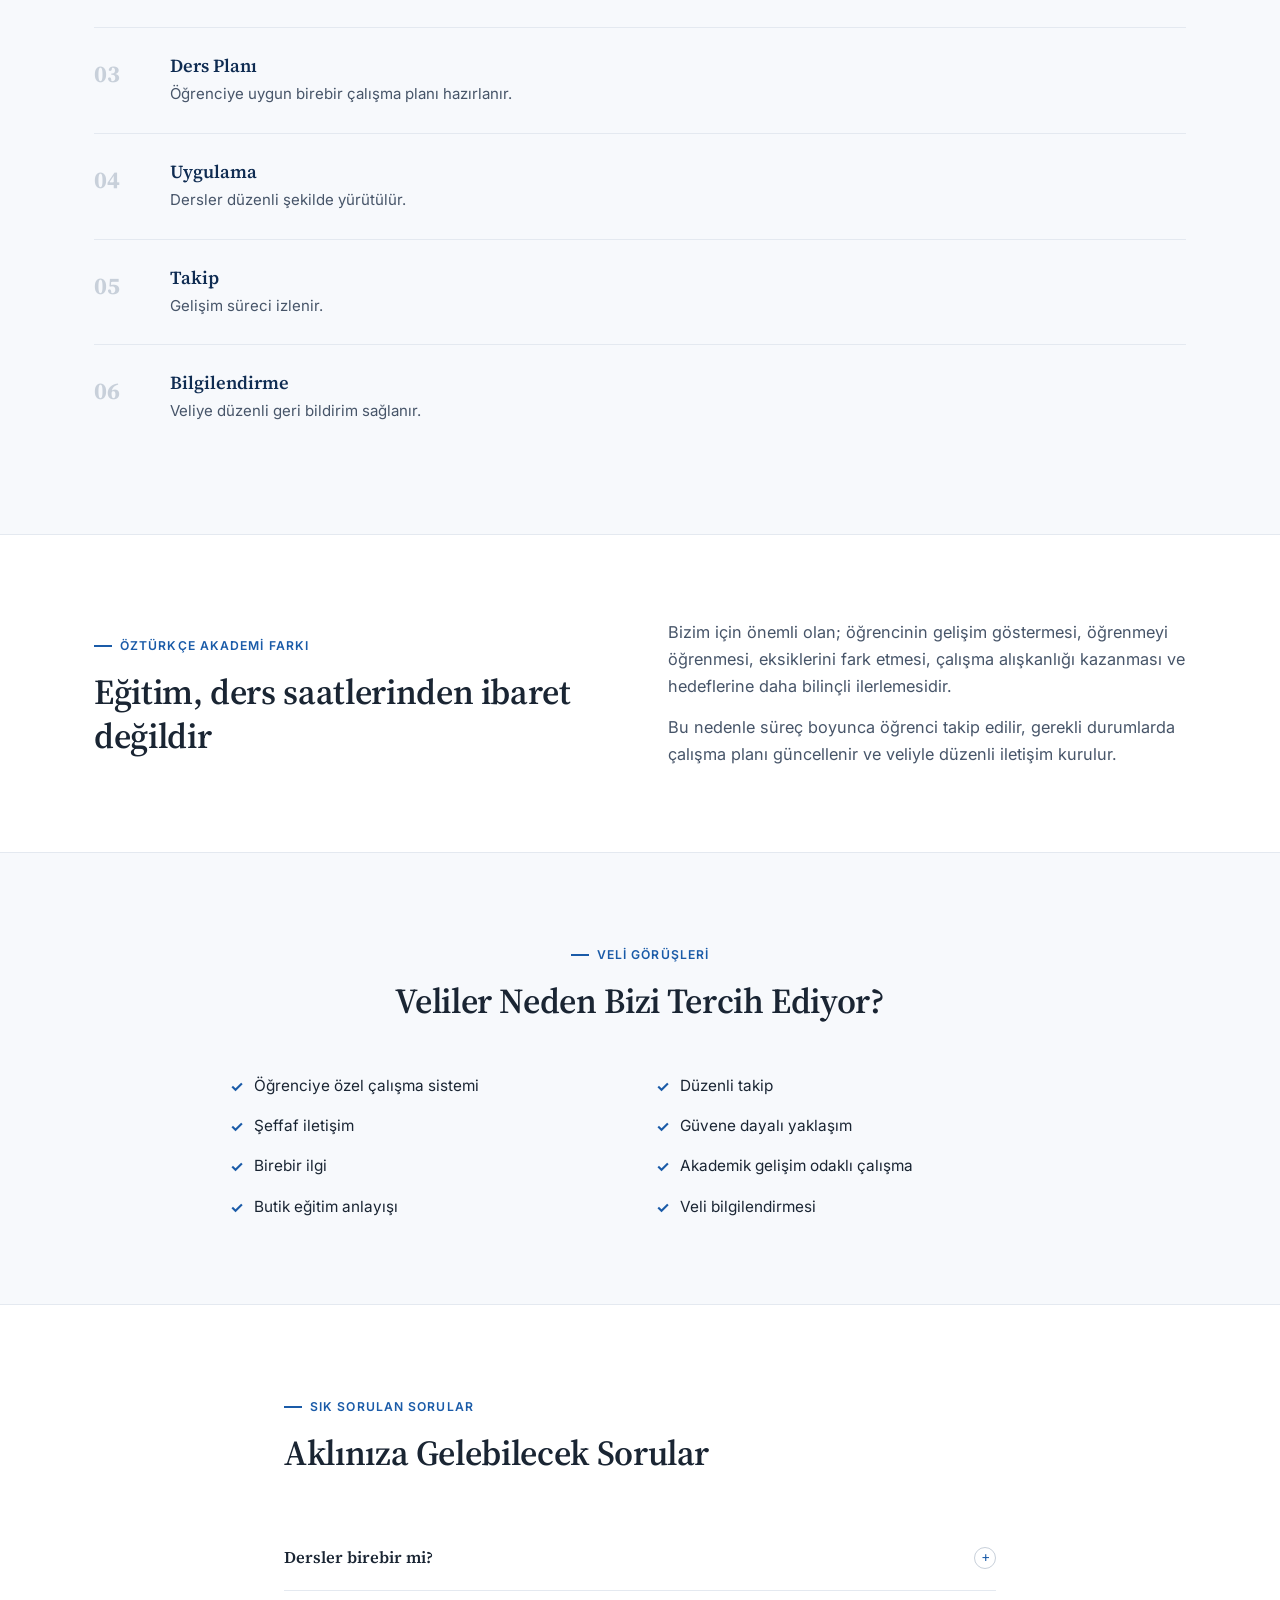
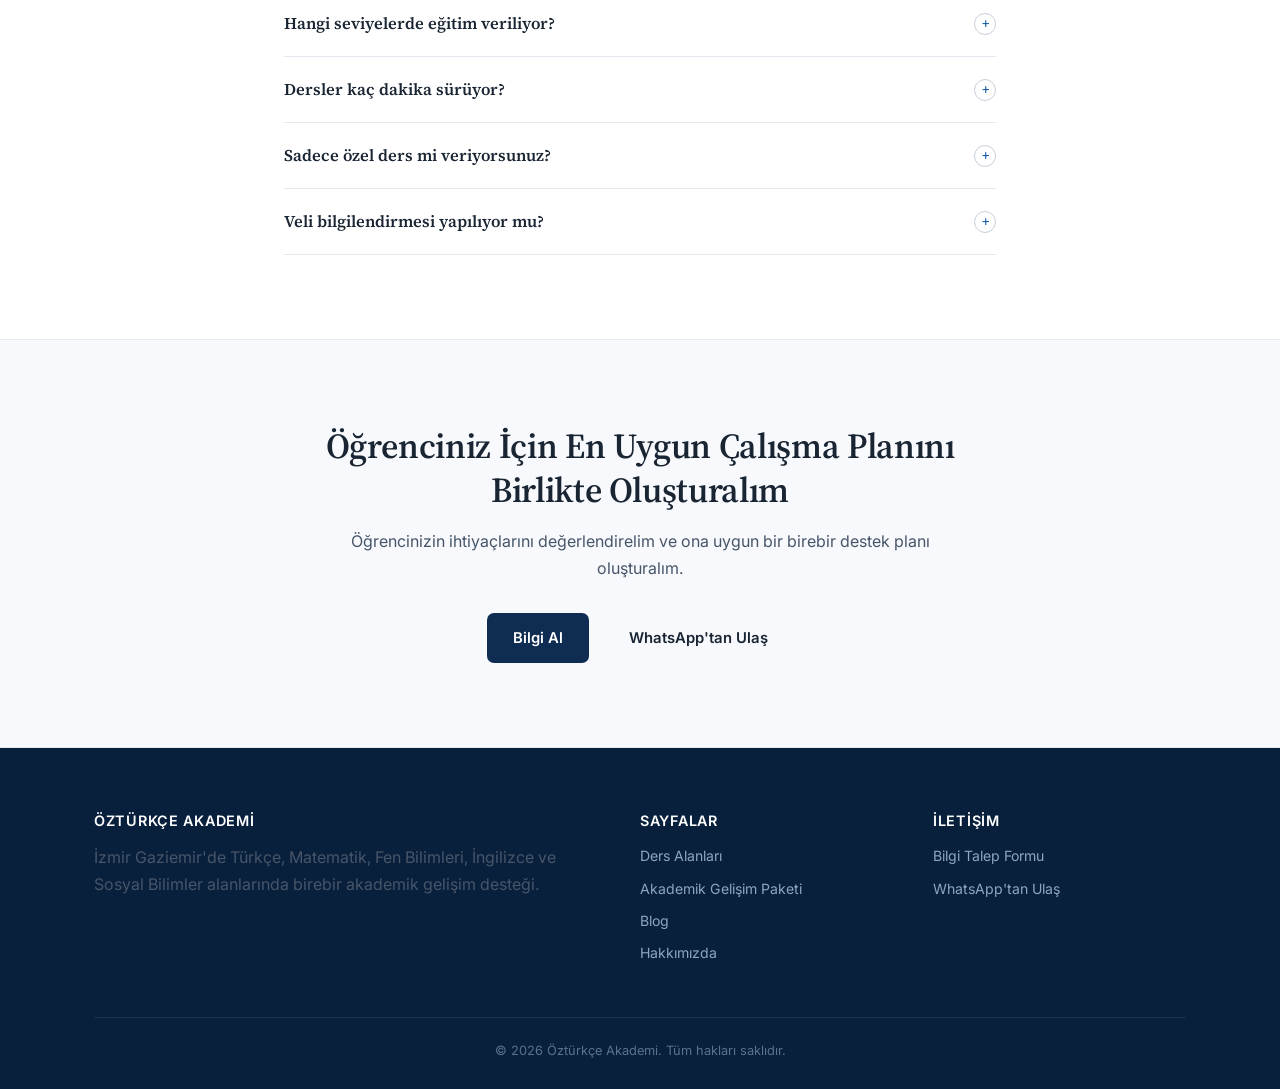
<file: index-1.html>
<!DOCTYPE html>
<html lang="tr">
<head>
<meta charset="UTF-8">
<meta name="viewport" content="width=device-width, initial-scale=1.0">
<title>İzmir Gaziemir Özel Ders | Öztürkçe Akademi</title>
<meta name="description" content="İzmir Gaziemir'de Türkçe, Matematik, Fen Bilimleri, İngilizce ve Sosyal Bilimler alanlarında birebir akademik gelişim desteği. Öztürkçe Akademi güvencesiyle öğrenciye özel çalışma planları.">
<meta name="keywords" content="İzmir özel ders, Gaziemir özel ders, Türkçe özel ders, Matematik özel ders, Fen Bilimleri özel ders, İngilizce özel ders, Sosyal Bilimler özel ders, LGS özel ders, birebir ders, akademik gelişim desteği">
<link rel="preconnect" href="https://fonts.googleapis.com">
<link rel="preconnect" href="https://fonts.gstatic.com" crossorigin>
<link href="https://fonts.googleapis.com/css2?family=Source+Serif+4:wght@500;600;700&family=Inter:wght@400;500;600;700&display=swap" rel="stylesheet">
<link rel="stylesheet" href="style.css">
</head>
<body>

<header class="site-header">
  <div class="header-inner">
    <a href="index.html" class="logo">Öztürkçe<span>Akademi</span></a>
    <nav class="nav-links">
      <a href="index.html" data-page="index.html" class="active">Ana Sayfa</a>
      <a href="akademik-gelisim-paketi.html" data-page="akademik-gelisim-paketi.html">Akademik Gelişim Paketi</a>
      <a href="ders-alanlari.html" data-page="ders-alanlari.html">Ders Alanları</a>
      <a href="lgs-hazirlik.html" data-page="lgs-hazirlik.html">LGS Hazırlık</a>
      <a href="blog.html" data-page="blog.html">Blog</a>
      <a href="hakkimizda.html" data-page="hakkimizda.html">Hakkımızda</a>
      <a href="iletisim.html" data-page="iletisim.html" class="nav-cta">İletişim</a>
    </nav>
    <button class="menu-toggle" aria-label="Menüyü aç">
      <span></span><span></span><span></span>
    </button>
  </div>
</header>

<!-- HERO -->
<section class="hero">
  <div class="container hero-inner">
    <span class="eyebrow">Birebir Akademik Destek</span>
    <h1>Öğrenciye Özel Planlanan Birebir Akademik Gelişim Desteği</h1>
    <p class="lead">Her öğrencinin öğrenme hızı, eksikleri ve hedefleri farklıdır. Öztürkçe Akademi'de birebir dersler yalnızca konu anlatımından ibaret değildir; öğrencinin ihtiyaçlarına göre planlanan, düzenli takip edilen ve veliyle şeffaf şekilde yürütülen bir akademik gelişim sürecidir.</p>
    <div class="hero-actions">
      <a href="iletisim.html" class="btn btn-primary">Bilgi Al</a>
      <a href="#" data-whatsapp class="btn btn-whatsapp">WhatsApp'tan Ulaş</a>
    </div>
  </div>
</section>

<!-- NEDEN BİREBİR -->
<section class="section">
  <div class="container">
    <div class="section-head fade-up">
      <span class="eyebrow">Neden Birebir Destek?</span>
      <h2>Ders anlatmaktan önce, öğrenciyi anlamak</h2>
      <p>Bazı öğrenciler sınıf ortamında konuyu anlayabilir ancak soru çözerken zorlanır. Bazı öğrenciler bilgiyi öğrenir fakat sınavda kullanamaz. Bazıları ise nereden başlayacağını bilemez. Amacımız yalnızca ders anlatmak değil, öğrencinin nasıl öğrendiğini anlamak ve ona uygun bir çalışma sistemi kurmaktır.</p>
    </div>

    <div class="grid grid-3">
      <div class="note-card fade-up">
        <span class="note-label">Gelişim</span>
        <h3>Öğrenciye Özel İlerleme</h3>
        <p>Her öğrenci kendi seviyesine ve ihtiyaçlarına göre çalışır.</p>
      </div>
      <div class="note-card fade-up">
        <span class="note-label">Analiz</span>
        <h3>Eksik Kazanım Analizi</h3>
        <p>Öğrencinin hangi konularda desteğe ihtiyaç duyduğu belirlenir.</p>
      </div>
      <div class="note-card fade-up">
        <span class="note-label">Süreç</span>
        <h3>Düzenli Takip</h3>
        <p>Süreç boyunca öğrencinin gelişimi takip edilir.</p>
      </div>
      <div class="note-card fade-up">
        <span class="note-label">İletişim</span>
        <h3>Veli Bilgilendirmesi</h3>
        <p>Veliler öğrencinin gelişimi hakkında düzenli olarak bilgilendirilir.</p>
      </div>
      <div class="note-card fade-up">
        <span class="note-label">Hedef</span>
        <h3>Sınav Odaklı Çalışma</h3>
        <p>Bilginin soruya dönüştürülmesi hedeflenir.</p>
      </div>
      <div class="note-card fade-up">
        <span class="note-label">Alışkanlık</span>
        <h3>Akademik Disiplin</h3>
        <p>Düzenli çalışma alışkanlığı kazandırılmaya çalışılır.</p>
      </div>
    </div>
  </div>
</section>

<!-- DERS ALANLARI ÖZET -->
<section class="section section-alt">
  <div class="container">
    <div class="section-head fade-up">
      <span class="eyebrow">Ders Alanları</span>
      <h2>Her derste, doğru beceriye odaklanan bir çalışma</h2>
      <p>Türkçe'den Sosyal Bilimler'e kadar her alanda, bilgiyi soruya dönüştürmeyi hedefleyen birebir çalışma sistemleri.</p>
    </div>

    <div class="grid grid-3">
      <div class="subject-card fade-up">
        <h3>Türkçe</h3>
        <p>Okuma, anlama ve yorumlama becerilerinin gelişimi hedeflenir.</p>
        <ul>
          <li>Paragraf</li>
          <li>Okuduğunu anlama</li>
          <li>Dil bilgisi</li>
        </ul>
      </div>
      <div class="subject-card fade-up">
        <h3>Matematik</h3>
        <p>İşlem yapmaktan öte, problem çözme becerisi geliştirilir.</p>
        <ul>
          <li>Temel eksiklerin giderilmesi</li>
          <li>Problem çözme</li>
          <li>Yeni nesil sorular</li>
        </ul>
      </div>
      <div class="subject-card fade-up">
        <h3>Fen Bilimleri</h3>
        <p>Konu hakimiyeti kadar yorumlama ve analiz becerisi önemlidir.</p>
        <ul>
          <li>Grafik ve tablo yorumlama</li>
          <li>Deney mantığı</li>
          <li>Bilimsel düşünme</li>
        </ul>
      </div>
      <div class="subject-card fade-up">
        <h3>İngilizce</h3>
        <p>Okul başarısı ve dil becerilerini birlikte destekleriz.</p>
        <ul>
          <li>Kelime bilgisi</li>
          <li>Okuma ve anlama</li>
          <li>Dil bilgisi</li>
        </ul>
      </div>
      <div class="subject-card fade-up">
        <h3>Sosyal Bilimler</h3>
        <p>Bilgi, yorum ve analiz becerileri birlikte geliştirilir.</p>
        <ul>
          <li>Harita yorumlama</li>
          <li>Kavram öğrenimi</li>
          <li>Grafik okuma</li>
        </ul>
      </div>
      <div class="subject-card fade-up" style="display:flex; flex-direction:column; justify-content:center; align-items:flex-start; background:var(--pine); border:none;">
        <h3 style="color:#fff;">Tüm Ders Alanlarını Gör</h3>
        <p style="color:rgba(255,255,255,0.85); margin-bottom:24px;">Her dersin detaylı çalışma planını incele.</p>
        <a href="ders-alanlari.html" class="btn btn-secondary" style="border-color:rgba(255,255,255,0.4); color:#fff;">Detaylı İncele</a>
      </div>
    </div>
  </div>
</section>

<!-- AKADEMİK GELİŞİM PAKETİ -->
<section class="section">
  <div class="container">
    <div class="grid grid-2" style="align-items:center; gap:56px;">
      <div class="fade-up">
        <span class="eyebrow">Akademik Gelişim Paketi</span>
        <h2>Sadece Ders Değil, Bir Akademik Gelişim Süreci</h2>
        <p style="margin-top:18px; margin-bottom:24px;">Akademik Gelişim Paketi, Öztürkçe Akademi'nin en çok tercih edilen birebir destek programlarından biridir. Bu programda amaç yalnızca konu anlatmak değil; öğrencinin akademik gelişimini bütüncül şekilde takip etmektir.</p>
        <a href="akademik-gelisim-paketi.html" class="btn btn-primary">Paketi İncele</a>
      </div>
      <div class="fade-up">
        <div class="check-grid" style="display:flex; flex-direction:column; gap:16px;">
          <div class="check-item"><span class="mark">✓</span> Birebir ders desteği</div>
          <div class="check-item"><span class="mark">✓</span> Çalışma planı oluşturma</div>
          <div class="check-item"><span class="mark">✓</span> Ödev takibi</div>
          <div class="check-item"><span class="mark">✓</span> Soru çözüm desteği</div>
          <div class="check-item"><span class="mark">✓</span> Deneme analizi</div>
          <div class="check-item"><span class="mark">✓</span> Hedef belirleme</div>
          <div class="check-item"><span class="mark">✓</span> Düzenli veli bilgilendirmesi</div>
        </div>
      </div>
    </div>
  </div>
</section>

<!-- SÜREÇ -->
<section class="section section-alt">
  <div class="container">
    <div class="section-head fade-up">
      <span class="eyebrow">Süreç Nasıl İşliyor?</span>
      <h2>Tanışmadan bilgilendirmeye, altı net adım</h2>
    </div>

    <div class="process-list fade-up">
      <div class="process-step">
        <span class="process-num">01</span>
        <div><h3>Ön Görüşme</h3><p>Öğrenci ve veli ile görüşme yapılır.</p></div>
      </div>
      <div class="process-step">
        <span class="process-num">02</span>
        <div><h3>İhtiyaç Analizi</h3><p>Öğrencinin eksikleri ve hedefleri belirlenir.</p></div>
      </div>
      <div class="process-step">
        <span class="process-num">03</span>
        <div><h3>Ders Planı</h3><p>Öğrenciye uygun birebir çalışma planı hazırlanır.</p></div>
      </div>
      <div class="process-step">
        <span class="process-num">04</span>
        <div><h3>Uygulama</h3><p>Dersler düzenli şekilde yürütülür.</p></div>
      </div>
      <div class="process-step">
        <span class="process-num">05</span>
        <div><h3>Takip</h3><p>Gelişim süreci izlenir.</p></div>
      </div>
      <div class="process-step">
        <span class="process-num">06</span>
        <div><h3>Bilgilendirme</h3><p>Veliye düzenli geri bildirim sağlanır.</p></div>
      </div>
    </div>
  </div>
</section>

<!-- FARK -->
<section class="section">
  <div class="container">
    <div class="grid grid-2" style="align-items:center; gap:56px;">
      <div class="fade-up">
        <span class="eyebrow">Öztürkçe Akademi Farkı</span>
        <h2>Eğitim, ders saatlerinden ibaret değildir</h2>
      </div>
      <div class="fade-up">
        <p style="font-size:1.02rem;">Bizim için önemli olan; öğrencinin gelişim göstermesi, öğrenmeyi öğrenmesi, eksiklerini fark etmesi, çalışma alışkanlığı kazanması ve hedeflerine daha bilinçli ilerlemesidir.</p>
        <p style="font-size:1.02rem; margin-top:14px;">Bu nedenle süreç boyunca öğrenci takip edilir, gerekli durumlarda çalışma planı güncellenir ve veliyle düzenli iletişim kurulur.</p>
      </div>
    </div>
  </div>
</section>

<!-- VELİLER NEDEN TERCİH EDİYOR -->
<section class="section section-alt">
  <div class="container">
    <div class="section-head center fade-up">
      <span class="eyebrow">Veli Görüşleri</span>
      <h2>Veliler Neden Bizi Tercih Ediyor?</h2>
    </div>
    <div class="check-grid fade-up" style="max-width:820px; margin:0 auto;">
      <div class="check-item"><span class="mark">✓</span> Öğrenciye özel çalışma sistemi</div>
      <div class="check-item"><span class="mark">✓</span> Düzenli takip</div>
      <div class="check-item"><span class="mark">✓</span> Şeffaf iletişim</div>
      <div class="check-item"><span class="mark">✓</span> Güvene dayalı yaklaşım</div>
      <div class="check-item"><span class="mark">✓</span> Birebir ilgi</div>
      <div class="check-item"><span class="mark">✓</span> Akademik gelişim odaklı çalışma</div>
      <div class="check-item"><span class="mark">✓</span> Butik eğitim anlayışı</div>
      <div class="check-item"><span class="mark">✓</span> Veli bilgilendirmesi</div>
    </div>
  </div>
</section>

<!-- SSS -->
<section class="section">
  <div class="container" style="max-width:760px;">
    <div class="section-head fade-up">
      <span class="eyebrow">Sık Sorulan Sorular</span>
      <h2>Aklınıza Gelebilecek Sorular</h2>
    </div>

    <div class="fade-up">
      <div class="faq-item">
        <button class="faq-question"><span>Dersler birebir mi?</span><span class="icon">+</span></button>
        <div class="faq-answer"><p>Evet. Dersler öğrencinin ihtiyacına göre birebir planlanmaktadır.</p></div>
      </div>
      <div class="faq-item">
        <button class="faq-question"><span>Hangi seviyelerde eğitim veriliyor?</span><span class="icon">+</span></button>
        <div class="faq-answer"><p>İlkokul, ortaokul ve LGS hazırlık seviyelerinde destek sunulmaktadır.</p></div>
      </div>
      <div class="faq-item">
        <button class="faq-question"><span>Dersler kaç dakika sürüyor?</span><span class="icon">+</span></button>
        <div class="faq-answer"><p>Öğrencinin ihtiyacına göre uygun ders planı oluşturulmaktadır.</p></div>
      </div>
      <div class="faq-item">
        <button class="faq-question"><span>Sadece özel ders mi veriyorsunuz?</span><span class="icon">+</span></button>
        <div class="faq-answer"><p>Hayır. Süreci yalnızca ders olarak değil, akademik gelişim desteği olarak planlıyoruz.</p></div>
      </div>
      <div class="faq-item">
        <button class="faq-question"><span>Veli bilgilendirmesi yapılıyor mu?</span><span class="icon">+</span></button>
        <div class="faq-answer"><p>Evet. Süreç boyunca veliler düzenli olarak bilgilendirilmektedir.</p></div>
      </div>
    </div>
  </div>
</section>

<!-- İLETİŞİM CTA -->
<section class="section section-alt">
  <div class="container text-center fade-up" style="max-width:680px;">
    <h2>Öğrenciniz İçin En Uygun Çalışma Planını Birlikte Oluşturalım</h2>
    <p style="margin-top:16px; margin-bottom:32px;">Öğrencinizin ihtiyaçlarını değerlendirelim ve ona uygun bir birebir destek planı oluşturalım.</p>
    <div class="hero-actions" style="justify-content:center;">
      <a href="iletisim.html" class="btn btn-primary">Bilgi Al</a>
      <a href="#" data-whatsapp class="btn btn-whatsapp">WhatsApp'tan Ulaş</a>
    </div>
  </div>
</section>

<footer class="site-footer">
  <div class="container">
    <div class="footer-grid">
      <div>
        <h4>Öztürkçe Akademi</h4>
        <p>İzmir Gaziemir'de Türkçe, Matematik, Fen Bilimleri, İngilizce ve Sosyal Bilimler alanlarında birebir akademik gelişim desteği.</p>
      </div>
      <div>
        <h4>Sayfalar</h4>
        <a href="ders-alanlari.html">Ders Alanları</a>
        <a href="akademik-gelisim-paketi.html">Akademik Gelişim Paketi</a>
        <a href="blog.html">Blog</a>
        <a href="hakkimizda.html">Hakkımızda</a>
      </div>
      <div>
        <h4>İletişim</h4>
        <a href="iletisim.html">Bilgi Talep Formu</a>
        <a href="#" data-whatsapp>WhatsApp'tan Ulaş</a>
      </div>
    </div>
    <div class="footer-bottom">© 2026 Öztürkçe Akademi. Tüm hakları saklıdır.</div>
  </div>
</footer>

<a href="#" data-whatsapp class="whatsapp-float" aria-label="WhatsApp">
  <svg width="28" height="28" viewBox="0 0 24 24" fill="none"><path d="M17.6 6.32A8.86 8.86 0 0 0 12.05 4a8.83 8.83 0 0 0-7.65 13.3L3 21l3.84-1.34a8.84 8.84 0 0 0 5.2 1.67A8.86 8.86 0 0 0 17.6 6.32ZM12.05 19.9a7.33 7.33 0 0 1-3.74-1.03l-.27-.16-2.27.8.76-2.2-.18-.28a7.36 7.36 0 1 1 13.6-3.94 7.34 7.34 0 0 1-7.9 6.81Zm4.04-5.5c-.22-.11-1.3-.64-1.5-.71-.2-.07-.35-.11-.5.11-.15.22-.57.71-.7.85-.13.15-.26.16-.48.05-.22-.1-.94-.35-1.79-1.1-.66-.59-1.1-1.32-1.23-1.54-.13-.22-.01-.34.1-.45.1-.1.22-.27.33-.4.11-.13.15-.23.22-.38.07-.15.04-.28-.03-.39-.07-.11-.5-1.2-.69-1.65-.18-.43-.37-.37-.5-.38-.13-.01-.27-.01-.42-.01-.15 0-.38.05-.58.27-.2.22-.77.75-.77 1.84 0 1.08.79 2.13.9 2.28.11.15 1.5 2.3 3.68 3.14 2.18.84 2.18.56 2.57.53.39-.04 1.3-.53 1.48-1.04.18-.51.18-.95.13-1.04-.05-.1-.2-.16-.42-.27Z" fill="white"/></svg>
</a>

<script src="main.js"></script>
</body>
</html>
</file>
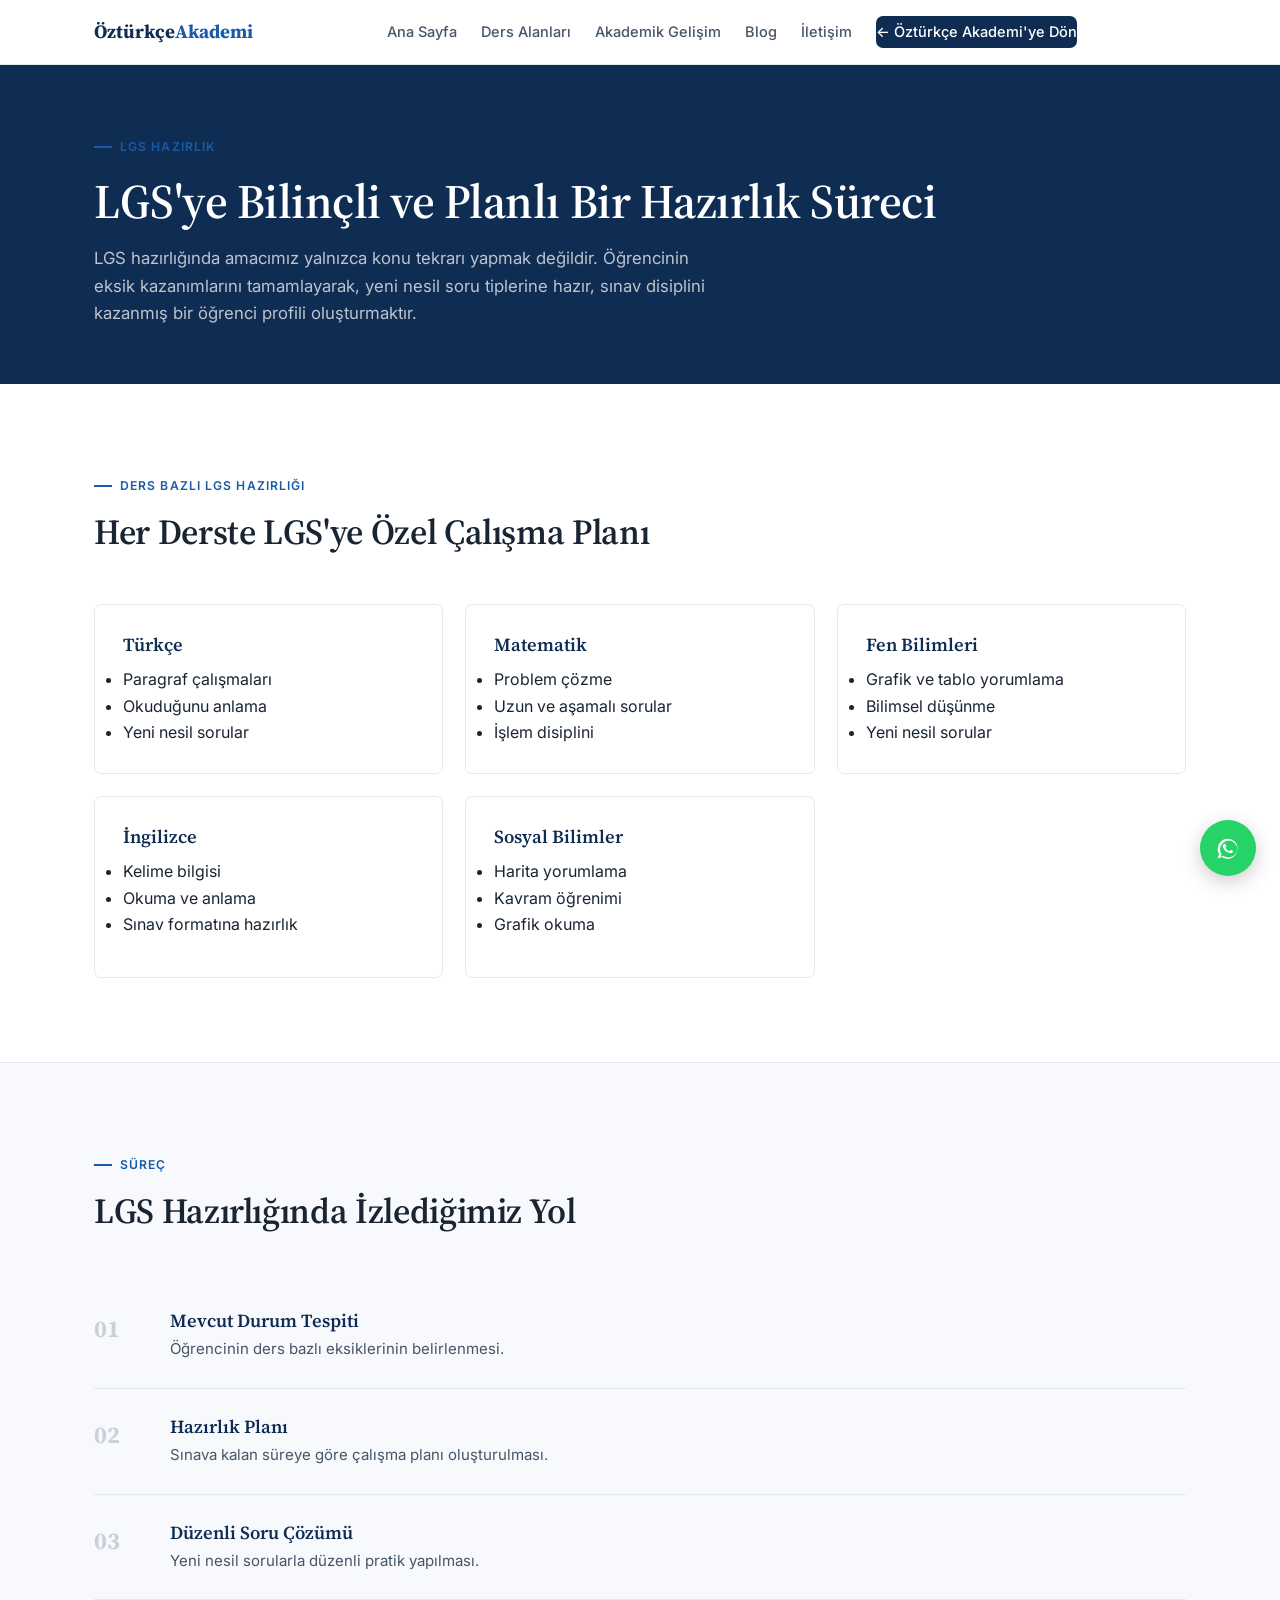
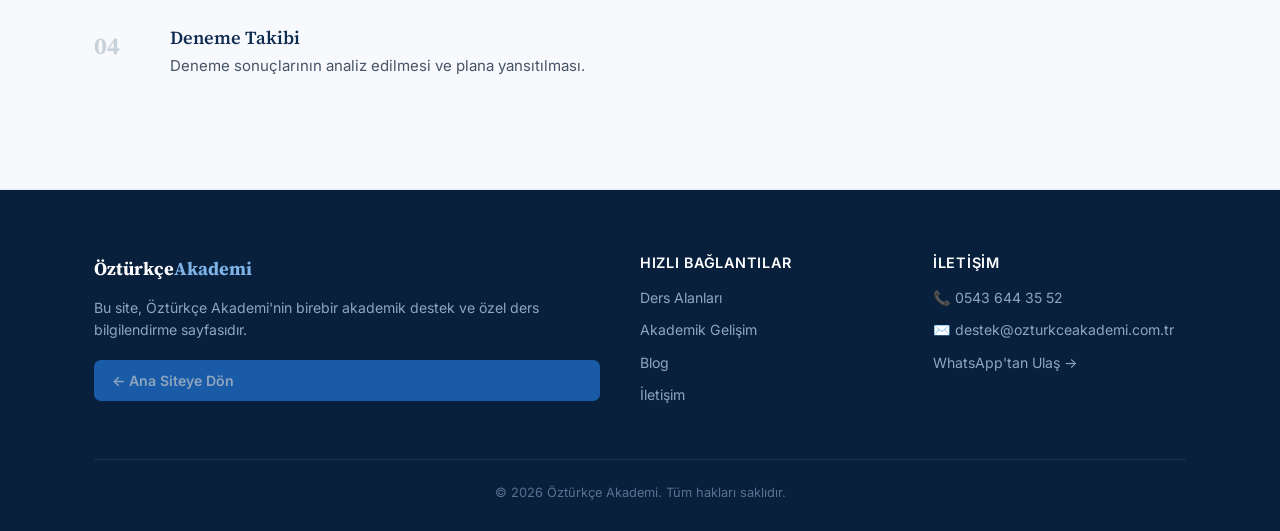
<file: lgs-hazirlik.html>
<!DOCTYPE html>
<html lang="tr">
<head>
<meta charset="UTF-8">
<meta name="viewport" content="width=device-width, initial-scale=1.0">
<title>LGS Hazırlık | Öztürkçe Akademi</title>
<meta name="description" content="İzmir Gaziemir'de LGS hazırlık sürecinde birebir akademik destek. Türkçe, Matematik, Fen Bilimleri, İngilizce ve Sosyal Bilimler LGS hazırlığı.">
<link rel="preconnect" href="https://fonts.googleapis.com">
<link rel="preconnect" href="https://fonts.gstatic.com" crossorigin>
<link href="https://fonts.googleapis.com/css2?family=Source+Serif+4:wght@500;600;700&family=Inter:wght@400;500;600;700&display=swap" rel="stylesheet">
<link rel="stylesheet" href="style.css">
</head>
<body>

<header class="site-header">
  <div class="header-inner">
    <a href="https://ozturkceakademi.com" class="logo">Öztürkçe<span>Akademi</span></a>
    <nav class="nav-links">
      <a href="index.html" data-page="index.html">Ana Sayfa</a>
      <a href="ders-alanlari.html" data-page="ders-alanlari.html">Ders Alanları</a>
      <a href="akademik-gelisim-paketi.html" data-page="akademik-gelisim-paketi.html">Akademik Gelişim</a>
      <a href="blog.html" data-page="blog.html">Blog</a>
      <a href="iletisim.html" data-page="iletisim.html">İletişim</a>
      <a href="https://ozturkceakademi.com" class="nav-cta-back">← Öztürkçe Akademi'ye Dön</a>
    </nav>
    <button class="menu-toggle" aria-label="Menüyü aç">
      <span></span><span></span><span></span>
    </button>
  </div>
</header>

<section class="page-hero">
  <div class="container">
    <span class="eyebrow">LGS Hazırlık</span>
    <h1>LGS'ye Bilinçli ve Planlı Bir Hazırlık Süreci</h1>
    <p class="lead">LGS hazırlığında amacımız yalnızca konu tekrarı yapmak değildir. Öğrencinin eksik kazanımlarını tamamlayarak, yeni nesil soru tiplerine hazır, sınav disiplini kazanmış bir öğrenci profili oluşturmaktır.</p>
  </div>
</section>

<section class="section">
  <div class="container">
    <div class="section-head fade-up">
      <span class="eyebrow">Ders Bazlı LGS Hazırlığı</span>
      <h2>Her Derste LGS'ye Özel Çalışma Planı</h2>
    </div>

    <div class="grid grid-3">
      <div class="subject-card fade-up">
        <h3>Türkçe</h3>
        <ul>
          <li>Paragraf çalışmaları</li>
          <li>Okuduğunu anlama</li>
          <li>Yeni nesil sorular</li>
        </ul>
      </div>
      <div class="subject-card fade-up">
        <h3>Matematik</h3>
        <ul>
          <li>Problem çözme</li>
          <li>Uzun ve aşamalı sorular</li>
          <li>İşlem disiplini</li>
        </ul>
      </div>
      <div class="subject-card fade-up">
        <h3>Fen Bilimleri</h3>
        <ul>
          <li>Grafik ve tablo yorumlama</li>
          <li>Bilimsel düşünme</li>
          <li>Yeni nesil sorular</li>
        </ul>
      </div>
      <div class="subject-card fade-up">
        <h3>İngilizce</h3>
        <ul>
          <li>Kelime bilgisi</li>
          <li>Okuma ve anlama</li>
          <li>Sınav formatına hazırlık</li>
        </ul>
      </div>
      <div class="subject-card fade-up">
        <h3>Sosyal Bilimler</h3>
        <ul>
          <li>Harita yorumlama</li>
          <li>Kavram öğrenimi</li>
          <li>Grafik okuma</li>
        </ul>
      </div>
      <div class="subject-card fade-up" style="background:var(--pine); border:none; display:flex; flex-direction:column; justify-content:center;">
        <h3 style="color:#fff;">LGS Sürecini Birlikte Planlayalım</h3>
        <a href="iletisim.html" class="btn btn-secondary mt-40" style="border-color:rgba(255,255,255,0.4); color:#fff; align-self:flex-start;">Bilgi Al</a>
      </div>
    </div>
  </div>
</section>

<section class="section section-alt">
  <div class="container">
    <div class="section-head fade-up">
      <span class="eyebrow">Süreç</span>
      <h2>LGS Hazırlığında İzlediğimiz Yol</h2>
    </div>
    <div class="process-list fade-up">
      <div class="process-step">
        <span class="process-num">01</span>
        <div><h3>Mevcut Durum Tespiti</h3><p>Öğrencinin ders bazlı eksiklerinin belirlenmesi.</p></div>
      </div>
      <div class="process-step">
        <span class="process-num">02</span>
        <div><h3>Hazırlık Planı</h3><p>Sınava kalan süreye göre çalışma planı oluşturulması.</p></div>
      </div>
      <div class="process-step">
        <span class="process-num">03</span>
        <div><h3>Düzenli Soru Çözümü</h3><p>Yeni nesil sorularla düzenli pratik yapılması.</p></div>
      </div>
      <div class="process-step">
        <span class="process-num">04</span>
        <div><h3>Deneme Takibi</h3><p>Deneme sonuçlarının analiz edilmesi ve plana yansıtılması.</p></div>
      </div>
    </div>
  </div>
</section>

<footer class="site-footer">
  <div class="container">
    <div class="footer-grid">
      <div class="footer-brand">
        <a href="https://ozturkceakademi.com" class="logo">Öztürkçe<span>Akademi</span></a>
        <p>Bu site, Öztürkçe Akademi'nin birebir akademik destek ve özel ders bilgilendirme sayfasıdır.</p>
        <a href="https://ozturkceakademi.com" class="footer-back-btn">← Ana Siteye Dön</a>
      </div>
      <div class="footer-col">
        <h4>Hızlı Bağlantılar</h4>
        <a href="ders-alanlari.html">Ders Alanları</a>
        <a href="akademik-gelisim-paketi.html">Akademik Gelişim</a>
        <a href="blog.html">Blog</a>
        <a href="iletisim.html">İletişim</a>
      </div>
      <div class="footer-col">
        <h4>İletişim</h4>
        <p>📞 0543 644 35 52</p>
        <p>✉️ destek@ozturkceakademi.com.tr</p>
        <a href="#" data-whatsapp style="margin-top:8px;">WhatsApp'tan Ulaş →</a>
      </div>
    </div>
    <div class="footer-bottom">© 2026 Öztürkçe Akademi. Tüm hakları saklıdır.</div>
  </div>
</footer>

<a href="#" data-whatsapp class="whatsapp-float" aria-label="WhatsApp">
  <svg width="28" height="28" viewBox="0 0 24 24" fill="none"><path d="M17.6 6.32A8.86 8.86 0 0 0 12.05 4a8.83 8.83 0 0 0-7.65 13.3L3 21l3.84-1.34a8.84 8.84 0 0 0 5.2 1.67A8.86 8.86 0 0 0 17.6 6.32ZM12.05 19.9a7.33 7.33 0 0 1-3.74-1.03l-.27-.16-2.27.8.76-2.2-.18-.28a7.36 7.36 0 1 1 13.6-3.94 7.34 7.34 0 0 1-7.9 6.81Zm4.04-5.5c-.22-.11-1.3-.64-1.5-.71-.2-.07-.35-.11-.5.11-.15.22-.57.71-.7.85-.13.15-.26.16-.48.05-.22-.1-.94-.35-1.79-1.1-.66-.59-1.1-1.32-1.23-1.54-.13-.22-.01-.34.1-.45.1-.1.22-.27.33-.4.11-.13.15-.23.22-.38.07-.15.04-.28-.03-.39-.07-.11-.5-1.2-.69-1.65-.18-.43-.37-.37-.5-.38-.13-.01-.27-.01-.42-.01-.15 0-.38.05-.58.27-.2.22-.77.75-.77 1.84 0 1.08.79 2.13.9 2.28.11.15 1.5 2.3 3.68 3.14 2.18.84 2.18.56 2.57.53.39-.04 1.3-.53 1.48-1.04.18-.51.18-.95.13-1.04-.05-.1-.2-.16-.42-.27Z" fill="white"/></svg>
</a>

<script src="main.js"></script>
</body>
</html>
</file>
<file: style.css>
/* ====================================================
   ÖZTÜRKÇE AKADEMİ ÖZEL DERS — ORTAK STİL
   Marka: Lacivert / Kurumsal Mavi / Beyaz
   ==================================================== */

:root {
  /* Ana renkler — lacivert & mavi */
  --navy:       #0F2C52;
  --navy-dark:  #09203C;
  --blue:       #1A5BA8;
  --blue-light: #2E74C0;
  --blue-pale:  #EBF2FB;
  --white:      #FFFFFF;
  --off-white:  #F7F9FC;
  --gray-light: #EEF1F5;
  --gray:       #C8D0DA;
  --gray-soft:  #E4E9F0;
  --text:       #1A2533;
  --text-soft:  #475569;
  --card-bg:    #FFFFFF;

  /* Tipografi */
  --font-display: "Source Serif 4", Georgia, serif;
  --font-body:    "Inter", -apple-system, BlinkMacSystemFont, "Segoe UI", sans-serif;

  /* Ölçü */
  --max-width: 1140px;
  --radius:    7px;
}

* { margin: 0; padding: 0; box-sizing: border-box; }

html { scroll-behavior: smooth; }

body {
  font-family: var(--font-body);
  background: var(--white);
  color: var(--text);
  line-height: 1.65;
  font-size: 16px;
  -webkit-font-smoothing: antialiased;
}

@media (prefers-reduced-motion: reduce) {
  *, *::before, *::after {
    animation-duration: 0.001ms !important;
    transition-duration: 0.001ms !important;
  }
}

img { max-width: 100%; display: block; }
a   { color: inherit; text-decoration: none; }

.container {
  max-width: var(--max-width);
  margin: 0 auto;
  padding: 0 24px;
}

h1, h2, h3, h4 {
  font-family: var(--font-display);
  font-weight: 600;
  color: var(--text);
  line-height: 1.25;
}

h1 { font-size: clamp(2rem, 4vw, 3rem); letter-spacing: -0.01em; }
h2 { font-size: clamp(1.55rem, 3vw, 2.2rem); letter-spacing: -0.01em; }
h3 { font-size: 1.15rem; }

p { color: var(--text-soft); }

.eyebrow {
  display: inline-flex;
  align-items: center;
  gap: 8px;
  font-family: var(--font-body);
  font-size: 0.76rem;
  font-weight: 600;
  letter-spacing: 0.09em;
  text-transform: uppercase;
  color: var(--blue);
  margin-bottom: 14px;
}

.eyebrow::before {
  content: "";
  width: 18px;
  height: 2px;
  background: var(--blue);
  display: inline-block;
}

/* ========== ÜST MENÜ ========== */
.site-header {
  position: sticky;
  top: 0;
  z-index: 100;
  background: rgba(255, 255, 255, 0.96);
  backdrop-filter: blur(8px);
  border-bottom: 1px solid var(--gray-soft);
  box-shadow: 0 1px 4px rgba(0,0,0,0.06);
}

.header-inner {
  display: flex;
  align-items: center;
  justify-content: space-between;
  padding: 16px 24px;
  max-width: var(--max-width);
  margin: 0 auto;
  gap: 24px;
}

.logo {
  font-family: var(--font-display);
  font-size: 1.18rem;
  font-weight: 700;
  color: var(--navy);
  white-space: nowrap;
  flex-shrink: 0;
}

.logo span { color: var(--blue); }

.nav-links {
  display: flex;
  gap: 24px;
  align-items: center;
  flex: 1;
  justify-content: center;
}

.nav-links a {
  font-size: 0.91rem;
  font-weight: 500;
  color: var(--text-soft);
  padding: 4px 0;
  position: relative;
  transition: color 0.2s;
  white-space: nowrap;
}

.nav-links a:hover,
.nav-links a.active { color: var(--navy); }

.nav-links a.active::after {
  content: "";
  position: absolute;
  bottom: -2px; left: 0;
  width: 100%; height: 2px;
  background: var(--blue);
}

.nav-cta-back {
  background: var(--navy);
  color: #fff !important;
  padding: 9px 18px;
  border-radius: var(--radius);
  font-weight: 600;
  font-size: 0.87rem;
  transition: background 0.2s;
  white-space: nowrap;
  flex-shrink: 0;
}

.nav-cta-back:hover { background: var(--blue); }
.nav-cta-back::after { display: none !important; }

.menu-toggle {
  display: none;
  flex-direction: column;
  gap: 5px;
  background: none;
  border: none;
  cursor: pointer;
  padding: 6px;
}

.menu-toggle span { width: 24px; height: 2px; background: var(--text); }

@media (max-width: 900px) {
  .nav-links {
    position: fixed;
    top: 61px; left: 0; right: 0;
    background: var(--white);
    flex-direction: column;
    align-items: flex-start;
    justify-content: flex-start;
    gap: 0;
    border-bottom: 1px solid var(--gray-soft);
    max-height: 0;
    overflow: hidden;
    transition: max-height 0.3s ease;
  }
  .nav-links.open { max-height: 520px; }
  .nav-links a {
    width: 100%;
    padding: 15px 24px;
    border-bottom: 1px solid var(--gray-light);
  }
  .nav-cta-back { margin: 14px 24px; }
  .menu-toggle { display: flex; }
}

/* ========== BUTONLAR ========== */
.btn {
  display: inline-flex;
  align-items: center;
  gap: 8px;
  padding: 13px 26px;
  border-radius: var(--radius);
  font-weight: 600;
  font-size: 0.93rem;
  cursor: pointer;
  border: none;
  transition: transform 0.15s, background 0.2s, box-shadow 0.2s;
  font-family: var(--font-body);
}

.btn-primary {
  background: var(--navy);
  color: #fff;
}
.btn-primary:hover {
  background: var(--blue);
  box-shadow: 0 6px 20px rgba(26, 91, 168, 0.28);
}

.btn-secondary {
  background: var(--white);
  color: var(--navy);
  border: 1.5px solid var(--navy);
}
.btn-secondary:hover {
  background: var(--blue-pale);
}

.btn-outline {
  background: transparent;
  color: var(--white);
  border: 1.5px solid rgba(255,255,255,0.55);
}
.btn-outline:hover {
  background: rgba(255,255,255,0.12);
  border-color: rgba(255,255,255,0.9);
}

/* ========== HERO ========== */
.hero {
  background: var(--navy);
  padding: 100px 0 90px;
  position: relative;
  overflow: hidden;
}

.hero::after {
  content: "";
  position: absolute;
  top: -100px; right: -100px;
  width: 480px; height: 480px;
  background: radial-gradient(circle, rgba(46,116,192,0.25), transparent 70%);
  pointer-events: none;
}

.hero-inner {
  max-width: 780px;
  position: relative;
  z-index: 1;
}

.hero .eyebrow {
  color: rgba(255,255,255,0.7);
}
.hero .eyebrow::before { background: rgba(255,255,255,0.5); }

.hero h1 {
  color: #fff;
  margin-bottom: 20px;
}

.hero .lead {
  font-size: 1.08rem;
  color: rgba(255,255,255,0.78);
  max-width: 640px;
  margin-bottom: 36px;
}

.hero-actions {
  display: flex;
  gap: 14px;
  flex-wrap: wrap;
}

/* ========== BÖLÜM GENEL ========== */
.section { padding: 84px 0; }

.section-alt {
  background: var(--off-white);
  border-top: 1px solid var(--gray-soft);
  border-bottom: 1px solid var(--gray-soft);
}

.section-navy {
  background: var(--navy);
}

.section-head { max-width: 680px; margin-bottom: 50px; }
.section-head.center {
  margin-left: auto; margin-right: auto; text-align: center;
}
.section-head p { font-size: 1rem; margin-top: 12px; }

/* ========== KART (NOT DEFTERİ) ========== */
.note-card {
  background: var(--card-bg);
  border: 1px solid var(--gray-soft);
  border-top: 3px solid var(--blue);
  border-radius: var(--radius);
  padding: 28px 26px;
  transition: box-shadow 0.2s, transform 0.2s;
}

.note-card:hover {
  box-shadow: 0 6px 24px rgba(15, 44, 82, 0.09);
  transform: translateY(-2px);
}

.note-card .note-label {
  font-size: 0.71rem;
  font-weight: 700;
  letter-spacing: 0.06em;
  text-transform: uppercase;
  color: var(--blue);
  margin-bottom: 12px;
  display: block;
}

.note-card h3 { margin-bottom: 8px; }
.note-card p  { font-size: 0.94rem; margin: 0; }

/* ========== GRID ========== */
.grid { display: grid; gap: 22px; }
.grid-3 { grid-template-columns: repeat(3, 1fr); }
.grid-2 { grid-template-columns: repeat(2, 1fr); }

@media (max-width: 880px) {
  .grid-3 { grid-template-columns: repeat(2, 1fr); }
}
@media (max-width: 600px) {
  .grid-3, .grid-2 { grid-template-columns: 1fr; }
}

/* ========== DERS ALANI KARTLARI ========== */
.subject-card {
  background: var(--card-bg);
  border: 1px solid var(--gray-soft);
  border-radius: var(--radius);
  padding: 28px;
  transition: box-shadow 0.2s;
}

.subject-card:hover { box-shadow: 0 4px 18px rgba(15,44,82,0.08); }

.subject-card .subject-icon {
  width: 40px; height: 40px;
  background: var(--blue-pale);
  border-radius: 8px;
  display: flex; align-items: center; justify-content: center;
  margin-bottom: 14px;
  font-size: 1.2rem;
}

.subject-card h3 { margin-bottom: 10px; color: var(--navy); }
.subject-card > p { font-size: 0.93rem; margin-bottom: 0; }

/* ========== SÜREÇ ADIMLAR ========== */
.process-list { display: flex; flex-direction: column; }

.process-step {
  display: grid;
  grid-template-columns: 56px 1fr;
  gap: 20px;
  padding: 26px 0;
  border-bottom: 1px solid var(--gray-soft);
}

.process-step:last-child { border-bottom: none; }

.process-num {
  font-family: var(--font-display);
  font-size: 1.5rem;
  color: var(--gray);
  font-weight: 700;
}

.process-step h3 { margin-bottom: 5px; color: var(--navy); }
.process-step p  { font-size: 0.94rem; margin: 0; }

/* ========== CHECKLIST ========== */
.check-grid {
  display: grid;
  grid-template-columns: repeat(2, 1fr);
  gap: 14px 32px;
}

@media (max-width: 600px) {
  .check-grid { grid-template-columns: 1fr; }
}

.check-item {
  display: flex;
  align-items: flex-start;
  gap: 10px;
  font-size: 0.96rem;
  color: var(--text);
}

.check-item .mark {
  color: var(--blue);
  font-weight: 700;
  flex-shrink: 0;
  margin-top: 1px;
}

/* ========== SSS ========== */
.faq-item { border-bottom: 1px solid var(--gray-soft); }

.faq-question {
  width: 100%;
  text-align: left;
  background: none;
  border: none;
  padding: 21px 0;
  font-family: var(--font-display);
  font-size: 1.03rem;
  font-weight: 600;
  color: var(--text);
  cursor: pointer;
  display: flex;
  justify-content: space-between;
  align-items: center;
  gap: 16px;
}

.faq-question .icon {
  flex-shrink: 0;
  width: 22px; height: 22px;
  border: 1.5px solid var(--gray);
  border-radius: 50%;
  display: flex;
  align-items: center; justify-content: center;
  font-size: 0.85rem;
  color: var(--blue);
  transition: transform 0.25s, border-color 0.25s;
}

.faq-item.open .icon { transform: rotate(45deg); border-color: var(--blue); }

.faq-answer { max-height: 0; overflow: hidden; transition: max-height 0.3s ease; }
.faq-item.open .faq-answer { max-height: 300px; }
.faq-answer p { padding-bottom: 20px; font-size: 0.95rem; }

/* ========== FORM ========== */
.form-card {
  background: var(--card-bg);
  border: 1px solid var(--gray-soft);
  border-radius: var(--radius);
  padding: 40px;
  box-shadow: 0 2px 16px rgba(15,44,82,0.06);
}

.form-row {
  display: grid;
  grid-template-columns: 1fr 1fr;
  gap: 18px;
}

@media (max-width: 600px) {
  .form-row { grid-template-columns: 1fr; }
  .form-card { padding: 26px 20px; }
}

.field {
  display: flex;
  flex-direction: column;
  gap: 7px;
  margin-bottom: 16px;
}

.field label {
  font-size: 0.84rem;
  font-weight: 600;
  color: var(--text);
}

.field label .req { color: var(--blue); }

.field input,
.field select,
.field textarea {
  font-family: var(--font-body);
  font-size: 0.94rem;
  padding: 11px 13px;
  border: 1.5px solid var(--gray);
  border-radius: var(--radius);
  background: var(--white);
  color: var(--text);
  transition: border-color 0.2s;
}

.field input:focus,
.field select:focus,
.field textarea:focus {
  outline: none;
  border-color: var(--blue);
  box-shadow: 0 0 0 3px rgba(26,91,168,0.08);
}

.field textarea { resize: vertical; min-height: 100px; }

.form-status {
  margin-top: 14px;
  font-size: 0.91rem;
  padding: 11px 15px;
  border-radius: var(--radius);
  display: none;
}

.form-status.success {
  display: block;
  background: rgba(26,91,168,0.08);
  color: var(--navy);
}

.form-status.error {
  display: block;
  background: rgba(220,60,60,0.08);
  color: #b91c1c;
}

/* ========== FOOTER ========== */
.site-footer {
  background: var(--navy-dark);
  color: #C5D0DF;
  padding: 64px 0 28px;
}

.footer-grid {
  display: grid;
  grid-template-columns: 2fr 1fr 1fr;
  gap: 40px;
  margin-bottom: 44px;
}

@media (max-width: 700px) {
  .footer-grid { grid-template-columns: 1fr; gap: 28px; }
}

.footer-brand .logo { color: #fff; font-size: 1.15rem; }
.footer-brand .logo span { color: #7EB3E8; }

.footer-brand p {
  color: #8FA5BE;
  font-size: 0.88rem;
  margin-top: 12px;
  line-height: 1.6;
}

.footer-back-btn {
  display: inline-flex;
  align-items: center;
  gap: 7px;
  margin-top: 18px;
  background: var(--blue);
  color: #fff;
  padding: 9px 18px;
  border-radius: var(--radius);
  font-size: 0.86rem;
  font-weight: 600;
  transition: background 0.2s;
}
.footer-back-btn:hover { background: var(--blue-light); }

.footer-grid h4 {
  color: #fff;
  font-size: 0.9rem;
  margin-bottom: 14px;
  font-family: var(--font-body);
  font-weight: 600;
  text-transform: uppercase;
  letter-spacing: 0.05em;
}

.footer-grid a, .footer-col p {
  color: #8FA5BE;
  font-size: 0.88rem;
  display: block;
  margin-bottom: 9px;
  transition: color 0.2s;
}

.footer-grid a:hover { color: #fff; }

.footer-bottom {
  border-top: 1px solid rgba(255,255,255,0.08);
  padding-top: 22px;
  font-size: 0.8rem;
  color: #5A7190;
  text-align: center;
}

/* ========== BLOG KARTLARI ========== */
.blog-card {
  background: var(--card-bg);
  border: 1px solid var(--gray-soft);
  border-radius: var(--radius);
  overflow: hidden;
  transition: box-shadow 0.2s, transform 0.2s;
}

.blog-card:hover {
  box-shadow: 0 6px 24px rgba(15,44,82,0.1);
  transform: translateY(-2px);
}

.blog-card-cover {
  width: 100%;
  height: 180px;
  object-fit: cover;
  background: linear-gradient(135deg, var(--navy) 0%, var(--blue-light) 100%);
}

.blog-card-cover-placeholder {
  width: 100%;
  height: 180px;
  background: linear-gradient(135deg, var(--navy) 0%, var(--blue-light) 100%);
}

.blog-card-body { padding: 22px; }

.blog-card-date {
  font-size: 0.78rem;
  color: var(--blue);
  font-weight: 500;
  margin-bottom: 8px;
}

.blog-card h3 {
  font-size: 1.05rem;
  margin-bottom: 8px;
  line-height: 1.35;
}

.blog-card p {
  font-size: 0.9rem;
  margin-bottom: 16px;
}

.blog-card .read-more {
  font-size: 0.87rem;
  font-weight: 600;
  color: var(--blue);
  display: inline-flex;
  align-items: center;
  gap: 4px;
}

.blog-card .read-more:hover { color: var(--navy); }

/* ========== SAYFA HERO (alt sayfalar) ========== */
.page-hero {
  background: var(--navy);
  padding: 64px 0 56px;
}

.page-hero h1 { color: #fff; }

.page-hero .lead {
  font-size: 1.05rem;
  max-width: 640px;
  margin-top: 14px;
  color: rgba(255,255,255,0.72);
}

/* ========== WHATSAPP FLOAT ========== */
.whatsapp-float {
  position: fixed;
  bottom: 24px; right: 24px;
  background: #25D366;
  color: #fff;
  width: 56px; height: 56px;
  border-radius: 50%;
  display: flex;
  align-items: center; justify-content: center;
  box-shadow: 0 6px 20px rgba(0,0,0,0.2);
  z-index: 99;
  transition: transform 0.2s, background 0.2s;
}

.whatsapp-float:hover { background: #1EB857; transform: scale(1.06); }

/* ========== SCROLL FADE-UP ========== */
.fade-up {
  opacity: 0;
  transform: translateY(16px);
  transition: opacity 0.55s ease, transform 0.55s ease;
}

.fade-up.visible { opacity: 1; transform: translateY(0); }

/* ========== YARDIMCI ========== */
.text-center { text-align: center; }
.mt-40 { margin-top: 40px; }
</file>
